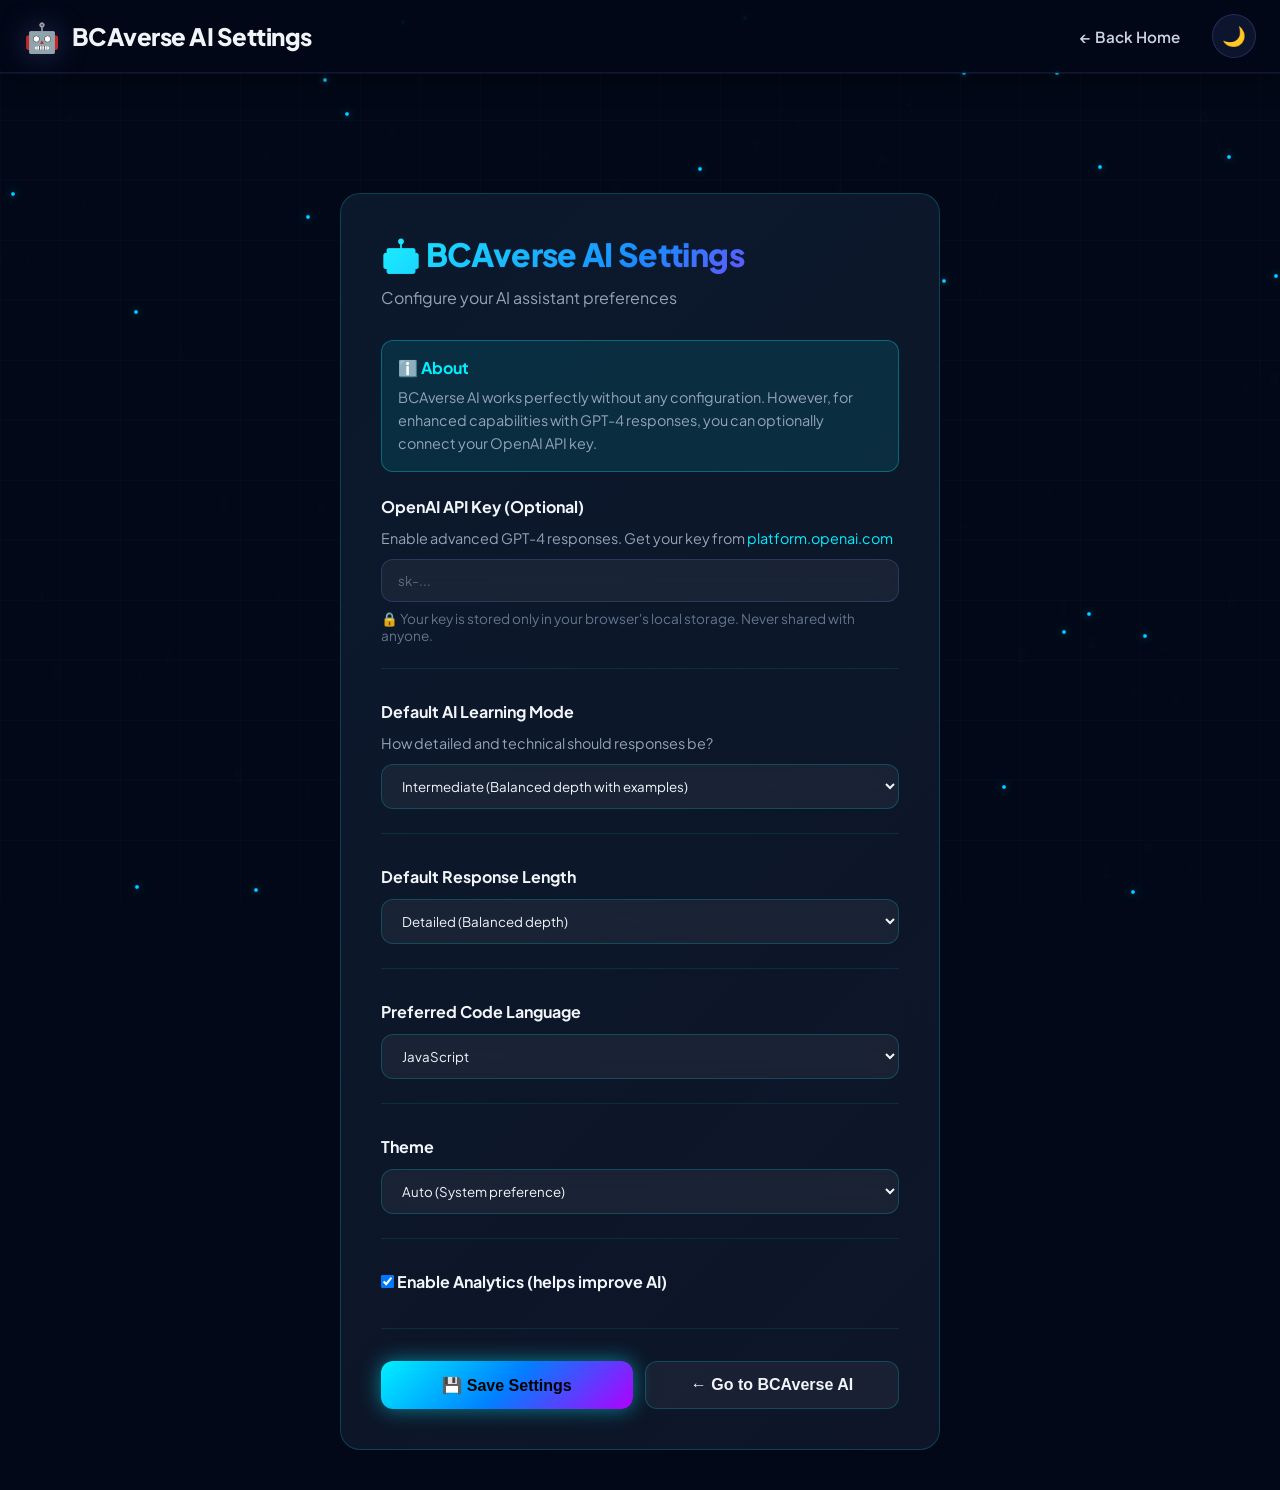
<file: bcaverse-ai-settings.html>
<!-- BCAverse AI API Configuration -->
<!DOCTYPE html>
<html lang="en" data-theme="dark">
<head>
  <meta charset="UTF-8" />
  <meta name="viewport" content="width=device-width, initial-scale=1.0" />
  <title>BCAverse AI Settings | Configuration</title>
  <link rel="preconnect" href="https://fonts.googleapis.com" />
  <link rel="preconnect" href="https://fonts.gstatic.com" crossorigin />
  <link href="https://fonts.googleapis.com/css2?family=Plus+Jakarta+Sans:wght@300;400;500;600;700;800&display=swap" rel="stylesheet" />
  <link rel="stylesheet" href="style.css" />
  <link rel="stylesheet" href="modern-theme.css" />
  <style>
    .settings-container {
      max-width: 600px;
      margin: 120px auto 40px;
      padding: 40px;
      background: linear-gradient(135deg, rgba(12, 26, 46, 0.95) 0%, rgba(15, 23, 42, 0.9) 100%);
      border: 1px solid rgba(0, 240, 255, 0.2);
      border-radius: 20px;
      backdrop-filter: blur(20px);
      animation: fadeInUp 0.6s ease-out;
    }

    .settings-title {
      font-size: 2rem;
      font-weight: 800;
      margin-bottom: 12px;
      background: linear-gradient(135deg, #00f0ff 0%, #0080ff 50%, #b000ff 100%);
      -webkit-background-clip: text;
      -webkit-text-fill-color: transparent;
      background-clip: text;
    }

    .settings-subtitle {
      color: #94a3b8;
      margin-bottom: 32px;
    }

    .setting-group {
      margin-bottom: 32px;
      padding-bottom: 24px;
      border-bottom: 1px solid rgba(0, 240, 255, 0.1);
    }

    .setting-label {
      display: block;
      margin-bottom: 12px;
      font-weight: 700;
      color: #f1f5f9;
    }

    .setting-description {
      font-size: 0.9rem;
      color: #94a3b8;
      margin-bottom: 12px;
    }

    .setting-input,
    .setting-select {
      width: 100%;
      padding: 12px 16px;
      background: rgba(255, 255, 255, 0.05);
      border: 1px solid rgba(0, 240, 255, 0.2);
      border-radius: 12px;
      color: #f1f5f9;
      font-family: inherit;
      transition: all 0.3s ease;
    }

    .setting-input:focus,
    .setting-select:focus {
      outline: none;
      border-color: rgba(0, 240, 255, 0.6);
      background: rgba(255, 255, 255, 0.08);
      box-shadow: 0 0 20px rgba(0, 240, 255, 0.3);
    }

    .setting-hint {
      font-size: 0.85rem;
      color: #64748b;
      margin-top: 8px;
    }

    .button-group {
      display: flex;
      gap: 12px;
      margin-top: 32px;
    }

    .btn-save,
    .btn-back {
      flex: 1;
      padding: 14px 24px;
      border: none;
      border-radius: 12px;
      font-weight: 700;
      font-size: 1rem;
      cursor: pointer;
      transition: all 0.3s ease;
    }

    .btn-save {
      background: linear-gradient(135deg, #00f0ff 0%, #0080ff 50%, #b000ff 100%);
      color: #000;
      box-shadow: 0 0 20px rgba(0, 240, 255, 0.5);
    }

    .btn-save:hover {
      transform: translateY(-3px);
      box-shadow: 0 0 40px rgba(0, 240, 255, 0.8);
    }

    .btn-back {
      background: rgba(255, 255, 255, 0.05);
      color: #f1f5f9;
      border: 1px solid rgba(0, 240, 255, 0.2);
    }

    .btn-back:hover {
      background: rgba(255, 255, 255, 0.1);
      border-color: rgba(0, 240, 255, 0.4);
    }

    .info-box {
      background: rgba(0, 240, 255, 0.1);
      border: 1px solid rgba(0, 240, 255, 0.3);
      border-radius: 12px;
      padding: 16px;
      margin-bottom: 24px;
    }

    .info-title {
      font-weight: 700;
      color: #00f0ff;
      margin-bottom: 8px;
    }

    .info-text {
      color: #94a3b8;
      font-size: 0.9rem;
      line-height: 1.6;
    }
  </style>
</head>
<body>
  <!-- ==================== NAVBAR ==================== -->
  <nav class="navbar" id="navbar">
    <div class="nav-container">
      <a href="index.html" class="nav-brand">
        <span class="brand-icon">🤖</span>
        <span>BCAverse AI Settings</span>
      </a>
      <div class="nav-links">
        <a href="index.html" class="nav-link">← Back Home</a>
        <button class="dark-toggle" id="darkToggle" title="Toggle Dark Mode">🌙</button>
      </div>
    </div>
  </nav>

  <!-- ==================== SETTINGS CONTAINER ==================== -->
  <div class="settings-container">
    <h1 class="settings-title">🤖 BCAverse AI Settings</h1>
    <p class="settings-subtitle">Configure your AI assistant preferences</p>

    <!-- Information Box -->
    <div class="info-box">
      <div class="info-title">ℹ️ About</div>
      <div class="info-text">
        BCAverse AI works perfectly without any configuration. However, for enhanced capabilities with GPT-4 responses, 
        you can optionally connect your OpenAI API key.
      </div>
    </div>

    <form id="settingsForm" onsubmit="saveSettings(event)">
      <!-- OpenAI API Configuration -->
      <div class="setting-group">
        <label class="setting-label">OpenAI API Key (Optional)</label>
        <div class="setting-description">
          Enable advanced GPT-4 responses. Get your key from <a href="https://platform.openai.com/api-keys" target="_blank" style="color: #00f0ff;">platform.openai.com</a>
        </div>
        <input 
          type="password" 
          id="openaiKey" 
          class="setting-input" 
          placeholder="sk-..." 
          autocomplete="off"
        />
        <div class="setting-hint">
          🔒 Your key is stored only in your browser's local storage. Never shared with anyone.
        </div>
      </div>

      <!-- AI Mode -->
      <div class="setting-group">
        <label class="setting-label" for="aiMode">Default AI Learning Mode</label>
        <div class="setting-description">
          How detailed and technical should responses be?
        </div>
        <select id="aiMode" class="setting-select">
          <option value="beginner">Beginner-Friendly (Simple explanations with analogies)</option>
          <option value="intermediate" selected>Intermediate (Balanced depth with examples)</option>
          <option value="advanced">Advanced (Technical with depth)</option>
          <option value="expert">Expert (Very technical, optimizations, edge cases)</option>
        </select>
      </div>

      <!-- Default Response Length -->
      <div class="setting-group">
        <label class="setting-label" for="responseLength">Default Response Length</label>
        <select id="responseLength" class="setting-select">
          <option value="short">Short & Quick (Quick answers)</option>
          <option value="medium" selected>Detailed (Balanced depth)</option>
          <option value="long">Very Detailed (Comprehensive answers)</option>
        </select>
      </div>

      <!-- Default Code Language -->
      <div class="setting-group">
        <label class="setting-label" for="codeLanguage">Preferred Code Language</label>
        <select id="codeLanguage" class="setting-select">
          <option value="auto">Auto Detect</option>
          <option value="javascript" selected>JavaScript</option>
          <option value="python">Python</option>
          <option value="java">Java</option>
          <option value="cpp">C++</option>
          <option value="c">C</option>
          <option value="sql">SQL</option>
          <option value="html">HTML/CSS</option>
        </select>
      </div>

      <!-- Theme Preference -->
      <div class="setting-group">
        <label class="setting-label" for="theme">Theme</label>
        <select id="theme" class="setting-select">
          <option value="auto" selected>Auto (System preference)</option>
          <option value="dark">Dark Mode</option>
          <option value="light">Light Mode</option>
        </select>
      </div>

      <!-- Data & Privacy -->
      <div class="setting-group">
        <label class="setting-label">
          <input type="checkbox" id="analyticsEnabled" checked />
          Enable Analytics (helps improve AI)
        </label>
      </div>

      <!-- Buttons -->
      <div class="button-group">
        <button type="submit" class="btn-save">💾 Save Settings</button>
        <button type="button" class="btn-back" onclick="window.location.href='bcaverse-ai.html'">
          ← Go to BCAverse AI
        </button>
      </div>
    </form>
  </div>

  <!-- Scripts -->
  <script src="modern-effects.js"></script>
  <script>
    // Load settings on page load
    document.addEventListener('DOMContentLoaded', () => {
      const settings = JSON.parse(localStorage.getItem('bcaverseAISettings') || '{}');
      
      document.getElementById('openaiKey').value = settings.openaiKey || '';
      document.getElementById('aiMode').value = settings.aiMode || 'intermediate';
      document.getElementById('responseLength').value = settings.responseLength || 'medium';
      document.getElementById('codeLanguage').value = settings.codeLanguage || 'javascript';
      document.getElementById('theme').value = settings.theme || 'auto';
      document.getElementById('analyticsEnabled').checked = settings.analyticsEnabled !== false;
    });

    // Save settings
    function saveSettings(event) {
      event.preventDefault();

      const settings = {
        openaiKey: document.getElementById('openaiKey').value,
        aiMode: document.getElementById('aiMode').value,
        responseLength: document.getElementById('responseLength').value,
        codeLanguage: document.getElementById('codeLanguage').value,
        theme: document.getElementById('theme').value,
        analyticsEnabled: document.getElementById('analyticsEnabled').checked,
        savedAt: new Date().toISOString(),
      };

      localStorage.setItem('bcaverseAISettings', JSON.stringify(settings));
      localStorage.setItem('OPENAI_API_KEY', settings.openaiKey);

      // Show success message
      const btn = document.querySelector('.btn-save');
      const originalText = btn.textContent;
      btn.textContent = '✅ Settings Saved!';
      setTimeout(() => {
        btn.textContent = originalText;
      }, 2000);
    }

    // Theme toggle
    document.getElementById('darkToggle').addEventListener('click', function() {
      const html = document.documentElement;
      const currentTheme = html.getAttribute('data-theme');
      const newTheme = currentTheme === 'dark' ? 'light' : 'dark';
      html.setAttribute('data-theme', newTheme);
      localStorage.setItem('theme', newTheme);
    });
  </script>
</body>
</html>
</file>
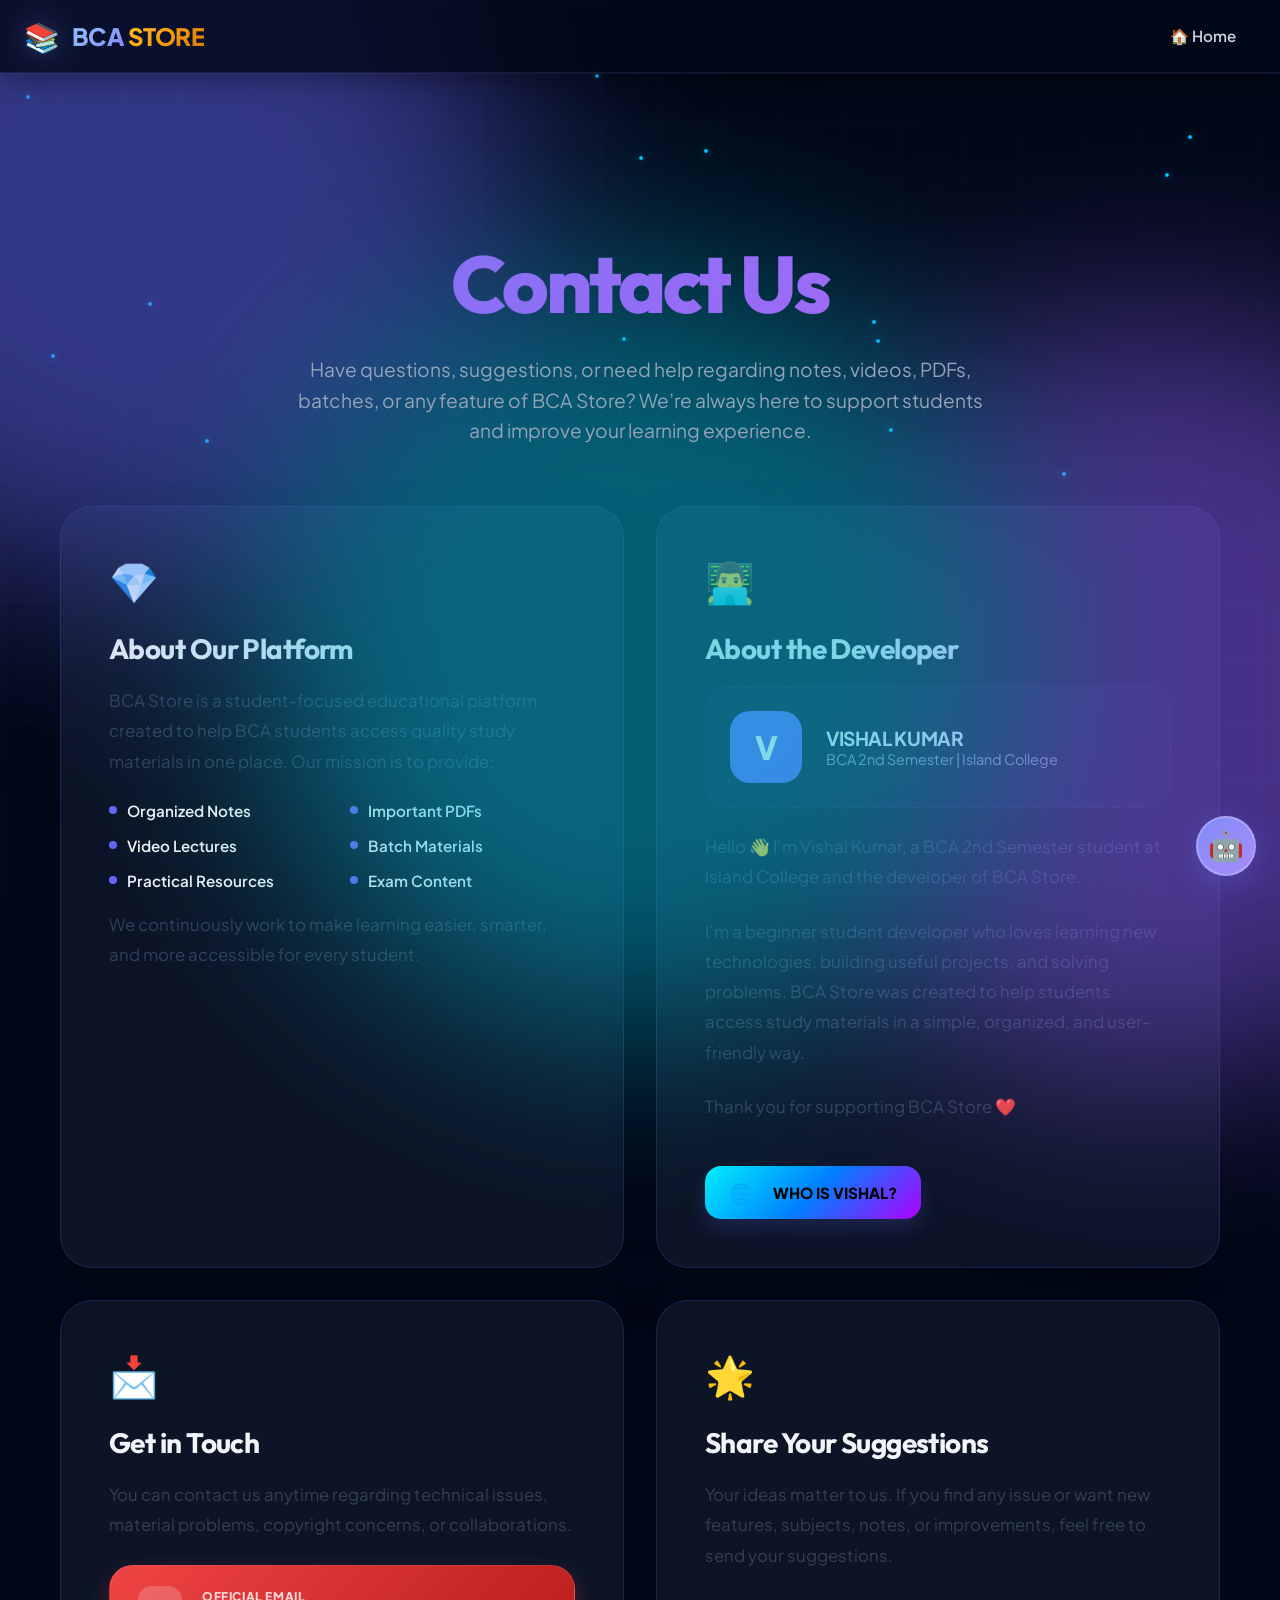
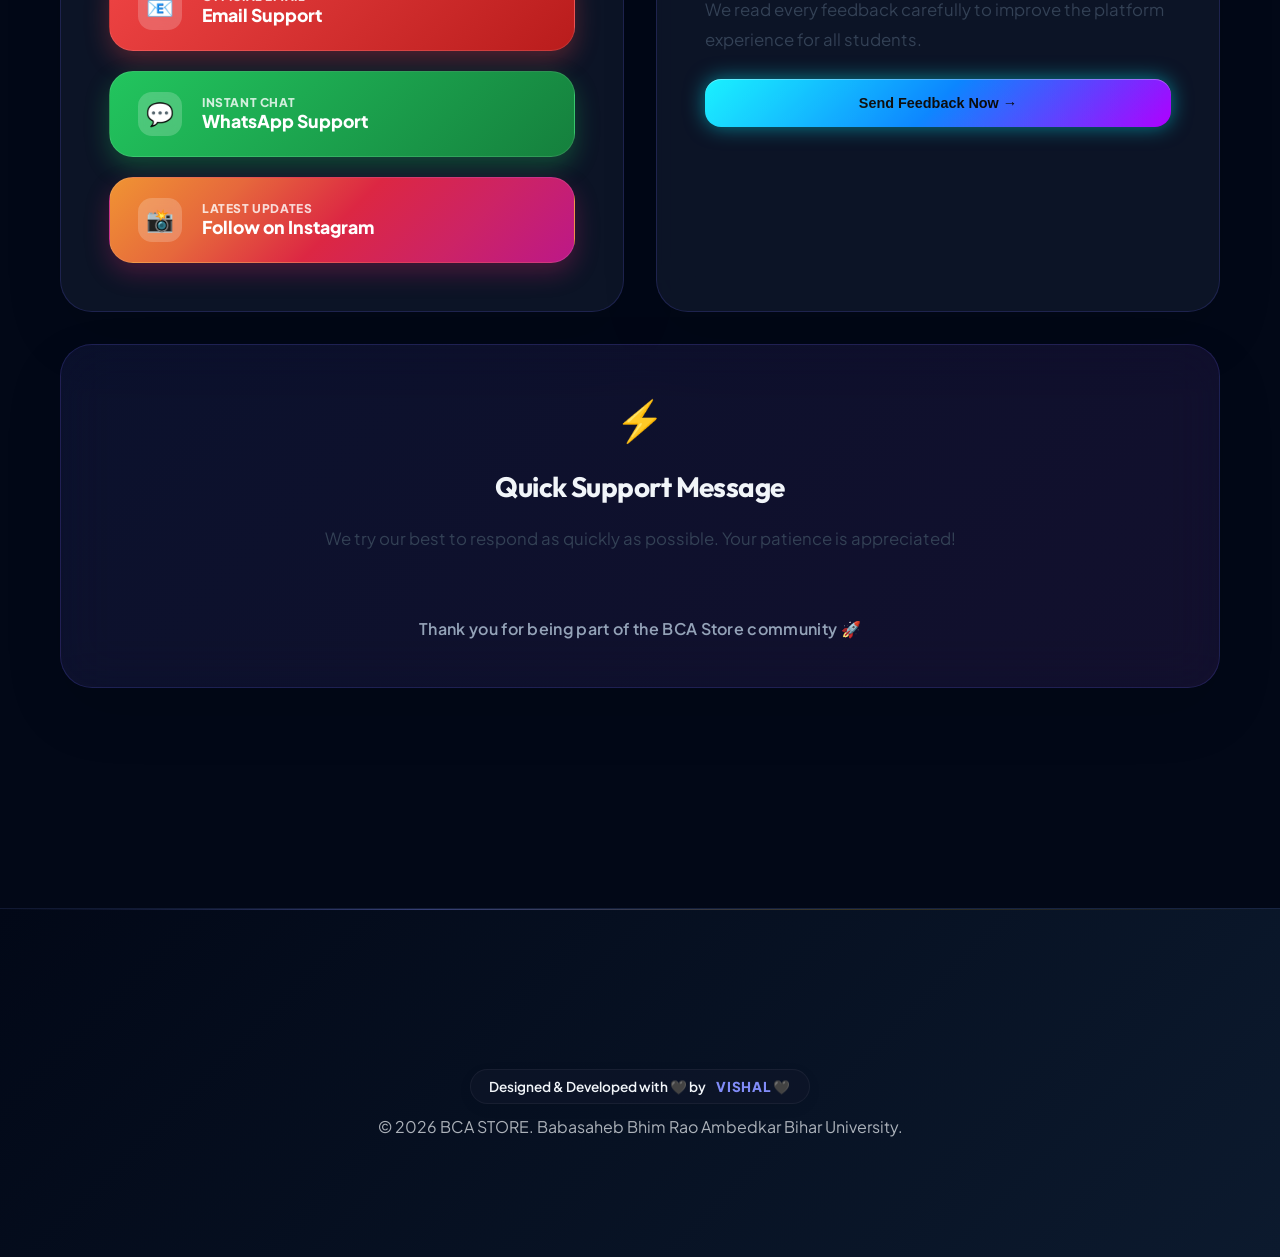
<file: contact.html>
<!DOCTYPE html>
<html lang="en" data-theme="light">
<head>
  <meta charset="UTF-8">
  <meta name="viewport" content="width=device-width, initial-scale=1.0">
  <title>Contact Us | BCA STORE</title>
  <link rel="stylesheet" href="style.css">
  <link rel="stylesheet" href="modern-theme.css" />
  <link href="https://fonts.googleapis.com/css2?family=Plus+Jakarta+Sans:wght@300;400;500;600;700;800&family=Outfit:wght@400;700&display=swap" rel="stylesheet">
  <style>
    :root {
      --contact-primary: #6366f1;
      --contact-glass: rgba(255, 255, 255, 0.75);
      --contact-border: rgba(99, 102, 241, 0.12);
    }
    [data-theme="dark"] {
      --contact-glass: rgba(15, 23, 42, 0.85);
      --contact-border: rgba(99, 102, 241, 0.2);
    }

    body {
      background: var(--bg);
      overflow-x: hidden;
    }

    /* Premium Mesh Background */
    .mesh-bg {
      position: fixed;
      inset: 0;
      z-index: -1;
      filter: blur(100px);
      opacity: 0.5;
      pointer-events: none;
    }
    .orb {
      position: absolute;
      width: 60vw;
      height: 60vw;
      border-radius: 50%;
      animation: float 25s infinite alternate;
    }
    .orb-1 { background: #6366f1; top: -20%; left: -20%; animation-delay: 0s; }
    .orb-2 { background: #8b5cf6; bottom: -20%; right: -20%; animation-delay: -5s; }
    .orb-3 { background: #06b6d4; top: 30%; left: 20%; animation-delay: -10s; }

    @keyframes float {
      from { transform: translate(0, 0) scale(1); }
      to { transform: translate(15%, 15%) scale(1.15); }
    }

    .contact-header {
      padding: 160px 0 60px;
      text-align: center;
      position: relative;
    }
    .contact-title {
      font-family: 'Outfit', sans-serif;
      font-size: clamp(3rem, 10vw, 5rem);
      font-weight: 800;
      letter-spacing: -0.04em;
      background: linear-gradient(135deg, var(--contact-primary), #a855f7);
      -webkit-background-clip: text;
      -webkit-text-fill-color: transparent;
      margin-bottom: 20px;
    }
    .contact-subtitle {
      color: var(--text-muted);
      font-size: 1.2rem;
      max-width: 700px;
      margin: 0 auto;
      line-height: 1.6;
    }

    .contact-grid {
      display: grid;
      grid-template-columns: 1fr 1fr;
      gap: 32px;
      padding-bottom: 100px;
    }

    .contact-card-premium {
      background: var(--contact-glass);
      backdrop-filter: blur(25px);
      -webkit-backdrop-filter: blur(25px);
      border: 1px solid var(--contact-border);
      border-radius: 32px;
      padding: 48px;
      box-shadow: 0 25px 60px rgba(0,0,0,0.1);
      transition: all 0.5s cubic-bezier(0.16, 1, 0.3, 1);
      display: flex;
      flex-direction: column;
      height: 100%;
    }
    .contact-card-premium:hover {
      transform: translateY(-10px);
      border-color: var(--contact-primary);
      box-shadow: 0 35px 80px rgba(99, 102, 241, 0.15);
    }

    .section-icon {
      font-size: 2.5rem;
      margin-bottom: 24px;
      display: block;
    }
    .section-title {
      font-family: 'Outfit', sans-serif;
      font-size: 1.75rem;
      font-weight: 700;
      margin-bottom: 20px;
      color: var(--text);
    }
    .section-text {
      font-size: 1.05rem;
      line-height: 1.8;
      color: var(--text-secondary);
      margin-bottom: 24px;
    }

    .feature-list {
      list-style: none;
      padding: 0;
      display: grid;
      grid-template-columns: 1fr 1fr;
      gap: 16px;
    }
    .feature-item {
      display: flex;
      align-items: center;
      gap: 10px;
      font-weight: 600;
      font-size: 0.95rem;
      color: var(--text);
    }
    .feature-dot {
      width: 8px;
      height: 8px;
      background: var(--contact-primary);
      border-radius: 50%;
    }

    .contact-actions {
      display: flex;
      flex-direction: column;
      gap: 20px;
      margin-top: auto;
    }

    .contact-btn {
      display: flex;
      align-items: center;
      gap: 20px;
      padding: 20px 28px;
      border-radius: 24px;
      font-weight: 800;
      font-size: 1.1rem;
      text-decoration: none;
      transition: all 0.4s cubic-bezier(0.175, 0.885, 0.32, 1.275);
      position: relative;
      overflow: hidden;
      border: 1px solid rgba(255,255,255,0.1);
      box-shadow: 0 10px 20px rgba(0,0,0,0.05);
    }

    .contact-btn::before {
      content: '';
      position: absolute;
      top: 0; left: -100%;
      width: 100%; height: 100%;
      background: linear-gradient(90deg, transparent, rgba(255,255,255,0.2), transparent);
      transition: 0.5s;
    }
    .contact-btn:hover::before {
      left: 100%;
    }

    .btn-email { 
      background: linear-gradient(135deg, #ef4444, #b91c1c); 
      color: #fff;
      box-shadow: 0 10px 25px rgba(239, 68, 68, 0.3);
    }
    .btn-whatsapp { 
      background: linear-gradient(135deg, #22c55e, #15803d); 
      color: #fff;
      box-shadow: 0 10px 25px rgba(34, 197, 94, 0.3);
    }
    .btn-insta { 
      background: linear-gradient(135deg, #f09433 0%, #e6683c 25%, #dc2743 50%, #cc2366 75%, #bc1888 100%); 
      color: #fff;
      box-shadow: 0 10px 25px rgba(204, 35, 102, 0.3);
    }

    .contact-btn:hover {
      transform: translateY(-8px) scale(1.02);
      box-shadow: 0 20px 40px rgba(0,0,0,0.2);
    }

    .btn-icon-wrapper {
      width: 44px;
      height: 44px;
      background: rgba(255,255,255,0.2);
      border-radius: 14px;
      display: flex;
      align-items: center;
      justify-content: center;
      font-size: 1.4rem;
      backdrop-filter: blur(5px);
    }

    .dev-profile {
      display: flex;
      align-items: center;
      gap: 24px;
      background: rgba(99, 102, 241, 0.05);
      padding: 24px;
      border-radius: 24px;
      border: 1px dashed var(--contact-border);
      margin-bottom: 24px;
    }
    .dev-avatar-lg {
      width: 72px;
      height: 72px;
      background: var(--contact-primary);
      border-radius: 20px;
      display: flex;
      align-items: center;
      justify-content: center;
      font-size: 2rem;
      color: #fff;
      font-weight: 800;
    }

    .suggestion-box {
      grid-column: span 2;
      text-align: center;
      background: linear-gradient(135deg, rgba(99, 102, 241, 0.1), rgba(168, 85, 247, 0.1));
    }

    .support-msg {
      margin-top: 40px;
      text-align: center;
      color: var(--text-muted);
      font-weight: 600;
      letter-spacing: 0.02em;
    }

    @media (max-width: 900px) {
      .contact-grid { grid-template-columns: 1fr; }
      .suggestion-box { grid-column: span 1; }
      .contact-card-premium { padding: 32px 24px; }
    }
  </style>
</head>
<body>
  <div class="mesh-bg">
    <div class="orb orb-1"></div>
    <div class="orb orb-2"></div>
    <div class="orb orb-3"></div>
  </div>

  <nav class="navbar">
    <div class="nav-container">
      <a href="index.html" class="nav-brand">
        <span class="brand-icon">📚</span>
        <span class="brand-text"><span class="brand-bca">BCA</span> <span class="brand-accent">STORE</span></span>
      </a>
      <div class="nav-links">
        <a href="index.html" class="nav-link">🏠 Home</a>
      </div>
    </div>
  </nav>

  <header class="contact-header">
    <div class="container">
      <h1 class="contact-title">Contact Us</h1>
      <p class="contact-subtitle">Have questions, suggestions, or need help regarding notes, videos, PDFs, batches, or any feature of BCA Store? We’re always here to support students and improve your learning experience.</p>
    </div>
  </header>

  <div class="container">
    <div class="contact-grid">
      <!-- About Section -->
      <section class="contact-card-premium">
        <span class="section-icon">💎</span>
        <h2 class="section-title">About Our Platform</h2>
        <p class="section-text">BCA Store is a student-focused educational platform created to help BCA students access quality study materials in one place. Our mission is to provide:</p>
        <div class="feature-list">
          <div class="feature-item"><div class="feature-dot"></div> Organized Notes</div>
          <div class="feature-item"><div class="feature-dot"></div> Important PDFs</div>
          <div class="feature-item"><div class="feature-dot"></div> Video Lectures</div>
          <div class="feature-item"><div class="feature-dot"></div> Batch Materials</div>
          <div class="feature-item"><div class="feature-dot"></div> Practical Resources</div>
          <div class="feature-item"><div class="feature-dot"></div> Exam Content</div>
        </div>
        <p class="section-text" style="margin-top: 20px;">We continuously work to make learning easier, smarter, and more accessible for every student.</p>
      </section>

      <!-- Developer Section -->
      <section class="contact-card-premium">
        <span class="section-icon">👨‍💻</span>
        <h2 class="section-title">About the Developer</h2>
        <div class="dev-profile">
          <div class="dev-avatar-lg">V</div>
          <div>
            <h3 style="margin:0; font-size:1.2rem; color:var(--text);">VISHAL KUMAR</h3>
            <p style="margin:0; font-size:0.9rem; color:var(--text-muted);">BCA 2nd Semester | Island College</p>
          </div>
        </div>
        <p class="section-text">Hello 👋 I’m Vishal Kumar, a BCA 2nd Semester student at Island College and the developer of BCA Store.</p>
        <p class="section-text">I’m a beginner student developer who loves learning new technologies, building useful projects, and solving problems. BCA Store was created to help students access study materials in a simple, organized, and user-friendly way.</p>
        <p class="section-text">Thank you for supporting BCA Store ❤️</p>
        <div style="margin-top: 20px;">
          <a href="Https://real-vishal.netlify.app" target="_blank" class="contact-btn btn-primary" style="padding: 14px 24px; border-radius: 16px; font-size: 0.95rem; display: inline-flex; width: auto; background: linear-gradient(135deg, var(--contact-primary), #4f46e5); box-shadow: 0 10px 20px rgba(99, 102, 241, 0.2);">
            <span style="font-size: 1.2rem;">🌐</span> WHO IS VISHAL?
          </a>
        </div>
      </section>

      <!-- Contact Info -->
      <section class="contact-card-premium">
        <span class="section-icon">📩</span>
        <h2 class="section-title">Get in Touch</h2>
        <p class="section-text">You can contact us anytime regarding technical issues, material problems, copyright concerns, or collaborations.</p>
        <div class="contact-actions">
          <a href="mailto:10717vishal@gmail.com" class="contact-btn btn-email">
            <div class="btn-icon-wrapper">📧</div>
            <div class="btn-text-content">
              <span style="display:block; font-size:0.75rem; opacity:0.8; text-transform:uppercase; letter-spacing:0.05em;">Official Email</span>
              Email Support
            </div>
          </a>
          <a href="https://wa.me/917633865663?text=HII%20VISHAL%20!%20I%20HAVE%20QUESTION%20RELATED%20TO%20BCA%20STORE" target="_blank" class="contact-btn btn-whatsapp">
            <div class="btn-icon-wrapper">💬</div>
            <div class="btn-text-content">
              <span style="display:block; font-size:0.75rem; opacity:0.8; text-transform:uppercase; letter-spacing:0.05em;">Instant Chat</span>
              WhatsApp Support
            </div>
          </a>
          <a href="https://www.instagram.com/real.vishal_" target="_blank" class="contact-btn btn-insta">
            <div class="btn-icon-wrapper">📸</div>
            <div class="btn-text-content">
              <span style="display:block; font-size:0.75rem; opacity:0.8; text-transform:uppercase; letter-spacing:0.05em;">Latest Updates</span>
              Follow on Instagram
            </div>
          </a>
        </div>
      </section>

      <!-- Suggestion Intro -->
      <section class="contact-card-premium">
        <span class="section-icon">🌟</span>
        <h2 class="section-title">Share Your Suggestions</h2>
        <p class="section-text">Your ideas matter to us. If you find any issue or want new features, subjects, notes, or improvements, feel free to send your suggestions.</p>
        <p class="section-text">We read every feedback carefully to improve the platform experience for all students.</p>
        <button onclick="openSuggestionModal()" class="btn-primary" style="padding: 16px; border-radius: 16px;">
          Send Feedback Now →
        </button>
      </section>

      <!-- Quick Support Message -->
      <div class="suggestion-box contact-card-premium">
        <span class="section-icon">⚡</span>
        <h2 class="section-title">Quick Support Message</h2>
        <p class="section-text">We try our best to respond as quickly as possible. Your patience is appreciated!</p>
        <p class="support-msg">Thank you for being part of the BCA Store community 🚀</p>
      </div>
    </div>
  </div>

  <footer class="footer">
    <div class="container" style="text-align:center; padding: 60px 0;">
      <div class="dev-credit-box" style="margin-bottom: 12px;">
        Designed & Developed with 🖤 by 
        <a href="Https://real-vishal.netlify.app" target="_blank" class="dev-link">VISHAL 🖤</a>
      </div>
      <p style="opacity:0.7;">&copy; 2026 BCA STORE. Babasaheb Bhim Rao Ambedkar Bihar University.</p>
    </div>
  </footer>

  <!-- Suggestion Modal (Integrated via script.js logic) -->
  <script src="script.js"></script>
  <script>
    const isDark = localStorage.getItem('darkMode') === 'true';
    if (isDark) document.documentElement.setAttribute('data-theme', 'dark');
  </script>
  <script src="modern-effects.js"></script>
  <script src="enhancements.js"></script>
</body>
</html>
</file>
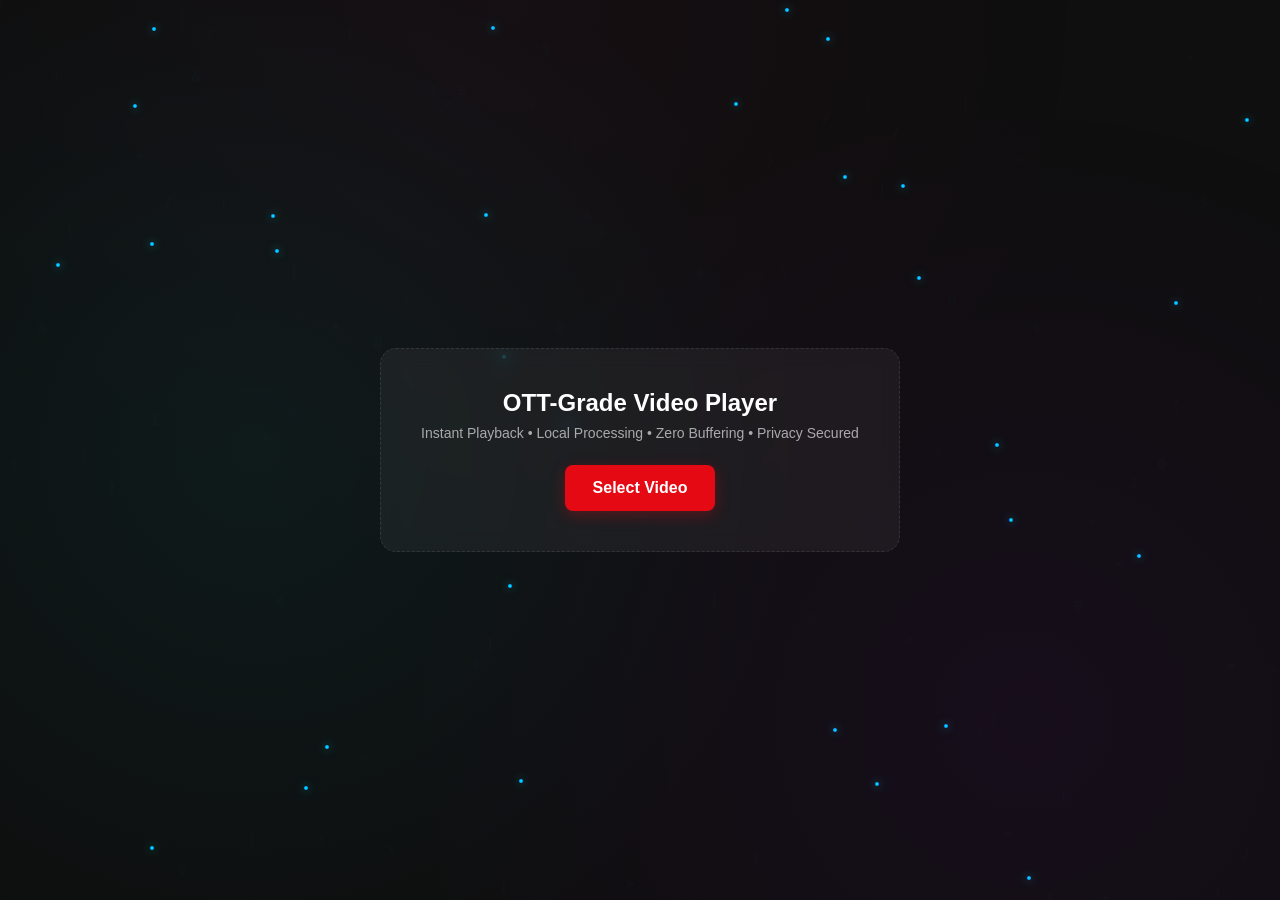
<file: premium_video_player.html>
<!DOCTYPE html>
<html lang="en">

<head>
    <meta charset="UTF-8">
    <meta name="viewport" content="width=device-width, initial-scale=1.0">
    <title>Premium Video Player</title>
    <style>
        :root {
            --primary: #e50914;
            /* Premium OTT Accent (Netflix Red) */
            --bg-color: #000;
            --text-color: #fff;
        }

        * {
            box-sizing: border-box;
            margin: 0;
            padding: 0;
        }

        body {
            font-family: -apple-system, BlinkMacSystemFont, 'Segoe UI', Roboto, Helvetica, Arial, sans-serif;
            background-color: #0f0f0f;
            color: var(--text-color);
            display: flex;
            flex-direction: column;
            align-items: center;
            justify-content: center;
            min-height: 100vh;
            padding: 20px;
        }

        /* Upload Area UI */
        .upload-container {
            text-align: center;
            background: rgba(255, 255, 255, 0.05);
            padding: 40px;
            border-radius: 16px;
            border: 1px dashed rgba(255, 255, 255, 0.1);
            backdrop-filter: blur(10px);
        }

        .upload-container h2 {
            font-size: 24px;
            margin-bottom: 8px;
        }

        .upload-container p {
            color: #aaa;
            font-size: 14px;
            margin-bottom: 24px;
        }

        .upload-btn {
            background-color: var(--primary);
            color: white;
            border: none;
            padding: 14px 28px;
            border-radius: 8px;
            font-size: 16px;
            font-weight: 600;
            cursor: pointer;
            transition: transform 0.2s, background-color 0.2s;
            box-shadow: 0 4px 15px rgba(229, 9, 20, 0.3);
        }

        .upload-btn:hover {
            background-color: #f40612;
            transform: scale(1.05);
        }

        input[type="file"] {
            display: none;
        }

        /* Video Player Container */
        .video-container {
            position: relative;
            width: 100%;
            max-width: 1000px;
            background-color: var(--bg-color);
            border-radius: 12px;
            overflow: hidden;
            box-shadow: 0 20px 50px rgba(0, 0, 0, 0.8);
            aspect-ratio: 16 / 9;
            display: none;
            /* Hidden until loaded */
        }

        .video-container.fullscreen {
            max-width: 100%;
            width: 100vw;
            height: 100vh;
            border-radius: 0;
        }

        video {
            width: 100%;
            height: 100%;
            object-fit: contain;
            cursor: pointer;
        }

        /* Custom Controls Overlay */
        .controls {
            position: absolute;
            bottom: 0;
            left: 0;
            right: 0;
            background: linear-gradient(to top, rgba(0, 0, 0, 0.9) 0%, rgba(0, 0, 0, 0) 100%);
            display: flex;
            flex-direction: column;
            padding: 20px 20px 15px;
            opacity: 0;
            transition: opacity 0.3s ease;
            pointer-events: none;
        }

        .video-container.show-controls .controls {
            opacity: 1;
            pointer-events: auto;
        }

        /* Progress Bar */
        .progress-container {
            width: 100%;
            height: 4px;
            background: rgba(255, 255, 255, 0.2);
            border-radius: 2px;
            cursor: pointer;
            margin-bottom: 15px;
            position: relative;
            transition: height 0.2s ease;
        }

        .progress-container:hover {
            height: 6px;
        }

        .progress-filled {
            height: 100%;
            background: var(--primary);
            border-radius: 2px;
            width: 0%;
            position: relative;
            pointer-events: none;
        }

        .progress-filled::after {
            content: '';
            position: absolute;
            right: -6px;
            top: 50%;
            transform: translateY(-50%) scale(0);
            width: 14px;
            height: 14px;
            background: var(--primary);
            border-radius: 50%;
            transition: transform 0.2s ease;
        }

        .progress-container:hover .progress-filled::after {
            transform: translateY(-50%) scale(1);
        }

        /* Bottom Controls Row */
        .controls-main {
            display: flex;
            justify-content: space-between;
            align-items: center;
        }

        .controls-left,
        .controls-right {
            display: flex;
            align-items: center;
            gap: 20px;
        }

        button.control-btn {
            background: none;
            border: none;
            color: white;
            cursor: pointer;
            display: flex;
            align-items: center;
            justify-content: center;
            padding: 4px;
            transition: transform 0.2s ease, opacity 0.2s;
            opacity: 0.85;
        }

        button.control-btn:hover {
            transform: scale(1.15);
            opacity: 1;
        }

        button.control-btn svg {
            width: 28px;
            height: 28px;
            fill: currentColor;
        }

        .time-display {
            font-size: 14px;
            font-variant-numeric: tabular-nums;
            user-select: none;
            opacity: 0.9;
        }

        /* Volume Slider */
        .volume-container {
            display: flex;
            align-items: center;
            gap: 10px;
        }

        .volume-slider {
            width: 0;
            opacity: 0;
            transition: width 0.3s cubic-bezier(0.4, 0, 0.2, 1), opacity 0.3s;
            cursor: pointer;
            -webkit-appearance: none;
            background: transparent;
        }

        .volume-container:hover .volume-slider {
            width: 80px;
            opacity: 1;
        }

        .volume-slider::-webkit-slider-runnable-track {
            width: 100%;
            height: 4px;
            background: rgba(255, 255, 255, 0.3);
            border-radius: 2px;
        }

        .volume-slider::-webkit-slider-thumb {
            -webkit-appearance: none;
            height: 12px;
            width: 12px;
            border-radius: 50%;
            background: #fff;
            margin-top: -4px;
        }

        /* Status Overlays */
        .overlay {
            position: absolute;
            inset: 0;
            display: flex;
            flex-direction: column;
            align-items: center;
            justify-content: center;
            background: rgba(0, 0, 0, 0.6);
            pointer-events: none;
            opacity: 0;
            transition: opacity 0.3s ease;
        }

        .overlay.active {
            opacity: 1;
            pointer-events: auto;
        }

        .spinner {
            width: 48px;
            height: 48px;
            border: 4px solid rgba(255, 255, 255, 0.2);
            border-top-color: var(--primary);
            border-radius: 50%;
            animation: spin 1s linear infinite;
        }

        @keyframes spin {
            to {
                transform: rotate(360deg);
            }
        }

        .error-msg {
            font-size: 16px;
            margin-bottom: 16px;
            text-align: center;
            color: #ff4d4d;
        }

        .retry-btn {
            background-color: white;
            color: black;
            border: none;
            padding: 10px 24px;
            border-radius: 6px;
            font-size: 14px;
            font-weight: 600;
            cursor: pointer;
        }

        /* Action Pop Animation (Play/Pause/Seek) */
        .center-action-icon {
            position: absolute;
            top: 50%;
            left: 50%;
            transform: translate(-50%, -50%) scale(1.5);
            width: 70px;
            height: 70px;
            background: rgba(0, 0, 0, 0.5);
            border-radius: 50%;
            display: flex;
            align-items: center;
            justify-content: center;
            opacity: 0;
            pointer-events: none;
        }

        .center-action-icon svg {
            width: 36px;
            height: 36px;
            fill: white;
        }

        .center-action-icon.animate {
            animation: actionPop 0.5s ease forwards;
        }

        @keyframes actionPop {
            0% {
                opacity: 1;
                transform: translate(-50%, -50%) scale(1);
            }

            100% {
                opacity: 0;
                transform: translate(-50%, -50%) scale(1.5);
            }
        }

        /* Responsive */
        @media (max-width: 768px) {
            .volume-container {
                display: none;
            }

            /* Hide volume on mobile */
            .controls {
                padding: 10px 15px;
            }

            .controls-left,
            .controls-right {
                gap: 12px;
            }

            button.control-btn svg {
                width: 24px;
                height: 24px;
            }
        }
    </style>
    <link rel="stylesheet" href="modern-theme.css" />
</head>

<body>

    <div class="upload-container" id="uploadContainer">
        <h2>OTT-Grade Video Player</h2>
        <p>Instant Playback • Local Processing • Zero Buffering • Privacy Secured</p>
        <button class="upload-btn" onclick="document.getElementById('videoUpload').click()">Select Video</button>
        <input type="file" id="videoUpload" accept="video/mp4,video/x-m4v,video/*" />
    </div>

    <div class="video-container" id="videoContainer">
        <video id="videoPlayer" preload="auto" playsinline></video>

        <div class="overlay" id="loadingOverlay">
            <div class="spinner"></div>
        </div>

        <div class="overlay" id="errorOverlay">
            <div class="error-msg">Playback interrupted. This format might not be supported.</div>
            <button class="retry-btn" id="retryBtn">Retry</button>
        </div>

        <div class="center-action-icon" id="centerActionIcon"></div>

        <div class="controls" id="controls">
            <div class="progress-container" id="progressContainer">
                <div class="progress-filled" id="progressFilled"></div>
            </div>

            <div class="controls-main">
                <div class="controls-left">
                    <button class="control-btn" id="playPauseBtn">
                        <svg viewBox="0 0 24 24">
                            <path id="playPauseIcon" d="M8 5v14l11-7z" />
                        </svg>
                    </button>

                    <div class="volume-container">
                        <button class="control-btn" id="muteBtn">
                            <svg viewBox="0 0 24 24">
                                <path id="muteIcon"
                                    d="M3 9v6h4l5 5V4L7 9H3zm13.5 3c0-1.77-1.02-3.29-2.5-4.03v8.05c1.48-.73 2.5-2.25 2.5-4.02zM14 3.23v2.06c2.89.86 5 3.54 5 6.71s-2.11 5.85-5 6.71v2.06c4.01-.91 7-4.49 7-8.77s-2.99-7.86-7-8.77z" />
                            </svg>
                        </button>
                        <input type="range" class="volume-slider" id="volumeSlider" min="0" max="1" step="0.05"
                            value="1">
                    </div>

                    <div class="time-display">
                        <span id="currentTime">00:00</span> / <span id="durationTime">00:00</span>
                    </div>
                </div>

                <div class="controls-right">
                    <button class="control-btn" id="fullscreenBtn">
                        <svg viewBox="0 0 24 24">
                            <path id="fullscreenIcon"
                                d="M7 14H5v5h5v-2H7v-3zm-2-4h2V7h3V5H5v5zm12 7h-3v2h5v-5h-2v3zM14 5v2h3v3h2V5h-5z" />
                        </svg>
                    </button>
                </div>
            </div>
        </div>
    </div>

    <script>
        const videoUpload = document.getElementById('videoUpload');
        const uploadContainer = document.getElementById('uploadContainer');
        const videoContainer = document.getElementById('videoContainer');
        const video = document.getElementById('videoPlayer');

        const playPauseBtn = document.getElementById('playPauseBtn');
        const playPauseIcon = document.getElementById('playPauseIcon');
        const progressContainer = document.getElementById('progressContainer');
        const progressFilled = document.getElementById('progressFilled');
        const currentTimeEl = document.getElementById('currentTime');
        const durationTimeEl = document.getElementById('durationTime');
        const muteBtn = document.getElementById('muteBtn');
        const muteIcon = document.getElementById('muteIcon');
        const volumeSlider = document.getElementById('volumeSlider');
        const fullscreenBtn = document.getElementById('fullscreenBtn');
        const fullscreenIcon = document.getElementById('fullscreenIcon');

        const loadingOverlay = document.getElementById('loadingOverlay');
        const errorOverlay = document.getElementById('errorOverlay');
        const centerActionIcon = document.getElementById('centerActionIcon');

        const icons = {
            play: 'M8 5v14l11-7z',
            pause: 'M6 19h4V5H6v14zm8-14v14h4V5h-4z',
            volumeHigh: 'M3 9v6h4l5 5V4L7 9H3zm13.5 3c0-1.77-1.02-3.29-2.5-4.03v8.05c1.48-.73 2.5-2.25 2.5-4.02zM14 3.23v2.06c2.89.86 5 3.54 5 6.71s-2.11 5.85-5 6.71v2.06c4.01-.91 7-4.49 7-8.77s-2.99-7.86-7-8.77z',
            volumeMuted: 'M16.5 12c0-1.77-1.02-3.29-2.5-4.03v2.21l2.45 2.45c.03-.2.05-.41.05-.63zm2.5 0c0 .94-.2 1.82-.54 2.64l1.51 1.51C20.63 14.91 21 13.5 21 12c0-4.28-2.99-7.86-7-8.77v2.06c2.89.86 5 3.54 5 6.71zM4.27 3L3 4.27 7.73 9H3v6h4l5 5v-6.73l4.25 4.25c-.67.52-1.42.93-2.25 1.18v2.06c1.38-.31 2.63-.95 3.69-1.81L19.73 21 21 19.73l-9-9L4.27 3zM12 4L9.91 6.09 12 8.18V4z',
            fullscreen: 'M7 14H5v5h5v-2H7v-3zm-2-4h2V7h3V5H5v5zm12 7h-3v2h5v-5h-2v3zM14 5v2h3v3h2V5h-5z',
            fullscreenExit: 'M5 16h3v3h2v-5H5v2zm3-8H5v2h5V5H8v3zm6 11h2v-3h3v-2h-5v5zm2-11V5h-2v5h5V8h-3z',
            forward: 'M4 18l8.5-6L4 6v12zm9-12v12l8.5-6L13 6z',
            rewind: 'M11 18V6l-8.5 6 8.5 6zm.5-6l8.5 6V6l-8.5 6z'
        };

        let controlsTimeout;
        let lastTap = 0;

        // Local Blob URL generator ensuring zero buffering for uploaded files
        videoUpload.addEventListener('change', (e) => {
            const file = e.target.files[0];
            if (!file) return;
            video.src = URL.createObjectURL(file);
            uploadContainer.style.display = 'none';
            videoContainer.style.display = 'block';
            showControls();
            video.play().catch(() => togglePlay());
        });

        // Core Playback Logic
        function togglePlay() {
            if (video.paused) { video.play(); showCenterIcon(icons.play); }
            else { video.pause(); showCenterIcon(icons.pause); }
        }
        video.addEventListener('click', togglePlay);
        playPauseBtn.addEventListener('click', togglePlay);
        video.addEventListener('play', () => { playPauseIcon.setAttribute('d', icons.pause); hideControlsDelay(); });
        video.addEventListener('pause', () => { playPauseIcon.setAttribute('d', icons.play); showControls(); });

        // Timeline & Seeking
        video.addEventListener('timeupdate', () => {
            if (!video.duration) return;
            progressFilled.style.width = `${(video.currentTime / video.duration) * 100}%`;
            currentTimeEl.textContent = formatTime(video.currentTime);
        });
        video.addEventListener('loadedmetadata', () => { durationTimeEl.textContent = formatTime(video.duration); });

        let isDragging = false;
        const scrub = (e) => {
            const pos = (e.offsetX / progressContainer.offsetWidth) * video.duration;
            video.currentTime = pos;
        };
        progressContainer.addEventListener('mousedown', (e) => { isDragging = true; scrub(e); });
        window.addEventListener('mouseup', () => isDragging = false);
        progressContainer.addEventListener('mousemove', (e) => { if (isDragging) scrub(e); });

        // Volume Management
        const updateVolumeUI = () => muteIcon.setAttribute('d', video.volume === 0 || video.muted ? icons.volumeMuted : icons.volumeHigh);
        muteBtn.addEventListener('click', () => {
            video.muted = !video.muted;
            volumeSlider.value = video.muted ? 0 : (video.volume || 1);
            updateVolumeUI();
        });
        volumeSlider.addEventListener('input', (e) => {
            video.volume = e.target.value;
            video.muted = e.target.value == 0;
            updateVolumeUI();
        });

        // Fullscreen Engine
        function toggleFullscreen() {
            if (!document.fullscreenElement) {
                (videoContainer.requestFullscreen || videoContainer.webkitRequestFullscreen || videoContainer.msRequestFullscreen).call(videoContainer);
            } else {
                (document.exitFullscreen || document.webkitExitFullscreen || document.msExitFullscreen).call(document);
            }
        }
        fullscreenBtn.addEventListener('click', toggleFullscreen);
        const handleFsChange = () => {
            const isFs = !!document.fullscreenElement;
            fullscreenIcon.setAttribute('d', isFs ? icons.fullscreenExit : icons.fullscreen);
            videoContainer.classList.toggle('fullscreen', isFs);
        };
        ['fullscreenchange', 'webkitfullscreenchange', 'msfullscreenchange'].forEach(ev => document.addEventListener(ev, handleFsChange));

        // Smart UI Hiding
        function showControls() {
            videoContainer.classList.add('show-controls');
            clearTimeout(controlsTimeout);
            if (!video.paused) hideControlsDelay();
        }
        function hideControlsDelay() {
            clearTimeout(controlsTimeout);
            controlsTimeout = setTimeout(() => { if (!video.paused) videoContainer.classList.remove('show-controls'); }, 3000);
        }
        videoContainer.addEventListener('mousemove', showControls);
        videoContainer.addEventListener('mouseleave', () => { if (!video.paused) videoContainer.classList.remove('show-controls'); });

        // Resilience & Auto-Recovery
        video.addEventListener('waiting', () => loadingOverlay.classList.add('active'));
        video.addEventListener('playing', () => { loadingOverlay.classList.remove('active'); errorOverlay.classList.remove('active'); });
        video.addEventListener('canplay', () => loadingOverlay.classList.remove('active'));
        video.addEventListener('error', () => {
            loadingOverlay.classList.remove('active');
            errorOverlay.classList.add('active');
            showControls();
        });
        document.getElementById('retryBtn').addEventListener('click', () => {
            errorOverlay.classList.remove('active');
            loadingOverlay.classList.add('active');
            video.load();
            video.play().catch(() => { });
        });

        // Utilities
        function formatTime(s) {
            if (isNaN(s)) return "00:00";
            const min = Math.floor(s / 60), sec = Math.floor(s % 60);
            return `${min.toString().padStart(2, '0')}:${sec.toString().padStart(2, '0')}`;
        }
        function showCenterIcon(path) {
            centerActionIcon.innerHTML = `<svg viewBox="0 0 24 24"><path d="${path}"/></svg>`;
            centerActionIcon.classList.remove('animate');
            void centerActionIcon.offsetWidth;
            centerActionIcon.classList.add('animate');
        }

        // Mobile Gesture System (Double Tap to Seek)
        video.addEventListener('touchstart', (e) => {
            const now = new Date().getTime();
            if (now - lastTap < 300 && now - lastTap > 0) {
                const touchX = e.changedTouches[0].clientX;
                if (touchX < videoContainer.offsetWidth / 2) {
                    video.currentTime = Math.max(0, video.currentTime - 10);
                    showCenterIcon(icons.rewind);
                } else {
                    video.currentTime = Math.min(video.duration, video.currentTime + 10);
                    showCenterIcon(icons.forward);
                }
                e.preventDefault();
            }
            lastTap = now;
        });

        // Keyboard Access
        window.addEventListener('keydown', (e) => {
            if (videoContainer.style.display === 'none') return;
            switch (e.key.toLowerCase()) {
                case ' ': case 'k': e.preventDefault(); togglePlay(); showControls(); break;
                case 'f': e.preventDefault(); toggleFullscreen(); break;
                case 'arrowright': case 'l': e.preventDefault(); video.currentTime += 10; showControls(); showCenterIcon(icons.forward); break;
                case 'arrowleft': case 'j': e.preventDefault(); video.currentTime -= 10; showControls(); showCenterIcon(icons.rewind); break;
                case 'm': e.preventDefault(); muteBtn.click(); showControls(); break;
            }
        });
    </script>
  <script src="modern-effects.js"></script>
  <script src="enhancements.js"></script>
</body>

</html>
</file>
<file: style.css>
/* ===== CSS PART 1: VARIABLES & RESET ===== */
@import url('https://fonts.googleapis.com/css2?family=Plus+Jakarta+Sans:wght@300;400;500;600;700;800&display=swap');

/* ===== CUSTOM SCROLLBAR ===== */
::-webkit-scrollbar {
  width: 10px;
}

::-webkit-scrollbar-track {
  background: var(--bg);
}

::-webkit-scrollbar-thumb {
  background: var(--border);
  border-radius: 10px;
  border: 3px solid var(--bg);
}

::-webkit-scrollbar-thumb:hover {
  background: var(--primary);
}

:root {
  /* Core Colors */
  --primary: #6366f1;
  --primary-dark: #4f46e5;
  --primary-light: rgba(99, 102, 241, 0.1);
  --primary-glow: rgba(99, 102, 241, 0.3);
  --secondary: #8b5cf6;
  --accent: #f59e0b;
  --danger: #ef4444;
  --success: #10b981;
  --warning: #f59e0b;
  --info: #06b6d4;
  /* Neon Accents */
  --neon-blue: #60a5fa;
  --neon-purple: #c084fc;
  --neon-cyan: #22d3ee;
  --neon-pink: #f472b6;
  /* Backgrounds */
  --bg: #f8fafc;
  --bg-card: #ffffff;
  --bg-glass: rgba(255, 255, 255, 0.65);
  /* Text */
  --text: #0f172a;
  --text-muted: #64748b;
  --text-secondary: #334155;
  /* Borders & Shadows */
  --border: rgba(0, 0, 0, 0.08);
  --border-glow: rgba(99, 102, 241, 0.15);
  --shadow-sm: 0 2px 4px rgba(0, 0, 0, 0.02);
  --shadow: 0 12px 40px -4px rgba(0, 0, 0, 0.08);
  --shadow-hover: 0 24px 60px -8px rgba(99, 102, 241, 0.18);
  --shadow-glow: 0 0 40px rgba(99, 102, 241, 0.2);
  /* Radii & Transitions */
  --radius: 20px;
  --radius-sm: 12px;
  --radius-lg: 32px;
  --transition: 0.5s cubic-bezier(0.16, 1, 0.3, 1);
  --brand-bca: #4338ca;
  --icon-shadow: 0 4px 12px rgba(0, 0, 0, 0.05);
  --text-glow: none;
}

[data-theme="dark"] {
  /* Futuristic dark deep-space colors */
  --primary: #818cf8;
  --primary-dark: #6366f1;
  --primary-light: rgba(129, 140, 248, 0.12);
  --primary-glow: rgba(129, 140, 248, 0.25);
  --secondary: #a78bfa;
  --accent: #fbbf24;
  --success: #34d399;
  --info: #38bdf8;
  /* Backgrounds */
  --bg: #020817;
  --bg-card: #0c1a2e;
  --bg-glass: rgba(12, 26, 46, 0.8);
  /* Text */
  --text: #f1f5f9;
  --text-muted: #94a3b8;
  /* Borders & Shadows */
  --border: rgba(255, 255, 255, 0.07);
  --border-glow: rgba(129, 140, 248, 0.25);
  --shadow: 0 10px 40px rgba(0, 0, 0, 0.5);
  --shadow-hover: 0 20px 60px rgba(129, 140, 248, 0.2);
  --shadow-glow: 0 0 40px rgba(129, 140, 248, 0.15);
  --brand-bca: #93c5fd;
  --icon-shadow: 0 0 15px rgba(129, 140, 248, 0.3);
  --text-glow: 0 0 1px rgba(255, 255, 255, 0.1);
}

*,
*::before,
*::after {
  box-sizing: border-box;
  margin: 0;
  padding: 0;
}

html {
  scroll-behavior: smooth;
  overflow-x: hidden;
  text-rendering: optimizeLegibility;
  -webkit-font-smoothing: antialiased;
}

body {
  font-family: 'Plus Jakarta Sans', sans-serif;
  background: var(--bg);
  color: var(--text);
  transition: background var(--transition), color var(--transition);
  min-height: 100vh;
  overflow-x: hidden;
  width: 100%;
  position: relative;
  -webkit-font-smoothing: antialiased;
  -moz-osx-font-smoothing: grayscale;
}

[data-theme="dark"] body {
  -webkit-font-smoothing: subpixel-antialiased;
}

a {
  text-decoration: none;
  color: inherit;
}

img {
  max-width: 100%;
}

ul {
  list-style: none;
}

input,
textarea,
select {
  font-family: inherit;
}

/* ===== SCROLLBAR ===== */
::-webkit-scrollbar {
  width: 6px;
}

::-webkit-scrollbar-track {
  background: var(--bg);
}

::-webkit-scrollbar-thumb {
  background: var(--primary);
  border-radius: 99px;
}

/* ===== NAVBAR ===== */
.navbar {
  position: fixed;
  top: 0;
  left: 0;
  right: 0;
  z-index: 1000;
  background: var(--bg-glass);
  backdrop-filter: blur(20px) saturate(180%);
  -webkit-backdrop-filter: blur(20px) saturate(180%);
  border-bottom: 1px solid var(--border);
  transition: all var(--transition);
  will-change: transform, box-shadow;
}

.navbar.scrolled {
  box-shadow: var(--shadow);
  background: var(--bg-card);
}

[data-theme="dark"] .navbar {
  background: rgba(2, 6, 23, 0.75);
  border-bottom-color: rgba(255, 255, 255, 0.06);
}

.nav-container {
  max-width: 1400px;
  margin: 0 auto;
  padding: 0 24px;
  display: flex;
  align-items: center;
  height: 72px;
  gap: 32px;
}

.nav-brand {
  display: flex;
  align-items: center;
  gap: 12px;
  font-size: 1.5rem;
  font-weight: 800;
  color: var(--text);
  letter-spacing: -0.02em;
}

.brand-icon {
  font-size: 1.8rem;
  filter: drop-shadow(var(--icon-shadow));
}

.brand-bca {
  color: var(--brand-bca);
  transition: var(--transition);
}


.brand-accent {
  background: linear-gradient(135deg, #fbbf24, #f59e0b);
  -webkit-background-clip: text;
  -webkit-text-fill-color: transparent;
  background-clip: text;
  font-weight: 800;
  display: inline-block;
}

.nav-links {
  display: flex;
  align-items: center;
  gap: 12px;
  margin-left: auto;
}

.nav-link {
  padding: 10px 20px;
  border-radius: 99px;
  font-weight: 600;
  color: var(--text-muted);
  transition: var(--transition);
  font-size: 0.95rem;
}

.nav-link:hover {
  color: var(--primary);
  background: var(--primary-light);
}

.nav-link.active {
  background: var(--primary-light);
  color: var(--primary) !important;
  font-weight: 700;
}

.logout-link {
  color: var(--danger) !important;
  display: none;
}

.logout-link:hover {
  background: rgba(239, 68, 68, 0.1) !important;
}


.dark-toggle {
  background: var(--bg-card);
  border: 1px solid var(--border);
  border-radius: 50%;
  width: 44px;
  height: 44px;
  display: flex;
  align-items: center;
  justify-content: center;
  cursor: pointer;
  font-size: 1.2rem;
  transition: var(--transition);
}

.dark-toggle:hover {
  background: var(--primary);
  color: #fff;
  transform: rotate(15deg);
}

.hamburger {
  display: none;
  flex-direction: column;
  gap: 6px;
  background: var(--primary-light);
  border: 1px solid var(--border);
  cursor: pointer;
  padding: 10px;
  z-index: 1002;
  border-radius: 12px;
  transition: var(--transition);
}

.hamburger:hover {
  background: var(--primary);
  border-color: var(--primary);
}

.hamburger:hover span {
  background: #fff;
}

.hamburger span {
  display: block;
  width: 24px;
  height: 2.5px;
  background: var(--text);
  border-radius: 99px;
  transition: all 0.5s cubic-bezier(0.16, 1, 0.3, 1);
  transform-origin: center;
}


.hamburger.active {
  background: var(--danger);
  border-color: var(--danger);
}

.hamburger.active span {
  background: #fff;
}

.hamburger.active span:nth-child(1) {
  transform: translateY(8.5px) rotate(45deg);
}

.hamburger.active span:nth-child(2) {
  opacity: 0;
  transform: translateX(-10px) scaleX(0);
}

.hamburger.active span:nth-child(3) {
  transform: translateY(-8.5px) rotate(-45deg);
}

/* ===== MOBILE MENU OVERLAY ===== */
.mobile-menu-overlay {
  display: none;
  position: fixed;
  inset: 0;
  z-index: 999;
  background: rgba(0, 0, 0, 0.45);
  backdrop-filter: blur(3px);
  -webkit-backdrop-filter: blur(3px);
  opacity: 0;
  transition: opacity 0.3s ease;
}

.mobile-menu-overlay.show {
  display: block;
  opacity: 1;
}

/* ===== MOBILE DRAWER - Floating Card Style ===== */
.mobile-drawer {
  position: fixed;
  top: 85px;
  right: 20px;
  bottom: 20px;
  width: 320px;
  max-width: calc(100vw - 40px);
  z-index: 1001;
  background: var(--bg-card);
  border-radius: 28px;
  box-shadow: 0 25px 60px rgba(0, 0, 0, 0.4);
  transition: all 0.5s cubic-bezier(0.16, 1, 0.3, 1);
  display: flex;
  flex-direction: column;
  overflow-y: auto;
  overscroll-behavior: contain;
  border: 1px solid var(--border);
  opacity: 0;
  transform: translateX(40px) scale(0.95) translateZ(0);
  visibility: hidden;
  backdrop-filter: blur(15px);
  -webkit-backdrop-filter: blur(15px);
  will-change: transform, opacity;
}

[data-theme="dark"] .mobile-drawer {
  background: rgba(15, 23, 42, 0.95);
  border-color: rgba(255, 255, 255, 0.1);
}

.mobile-drawer.open {
  opacity: 1;
  transform: translateX(0) scale(1);
  visibility: visible;
}

.mobile-drawer.open .drawer-grid-item,
.mobile-drawer.open .sem-square-item,
.mobile-drawer.open .res-square-item {
  animation: drawerItemFadeIn 0.5s cubic-bezier(0.16, 1, 0.3, 1) both;
}

/* Staggered Animation for Drawer Items */
.mobile-drawer.open .drawer-grid-item:nth-child(1) {
  animation-delay: 0.1s;
}

.mobile-drawer.open .drawer-grid-item:nth-child(2) {
  animation-delay: 0.15s;
}

.mobile-drawer.open .drawer-grid-item:nth-child(3) {
  animation-delay: 0.2s;
}

.mobile-drawer.open .drawer-grid-item:nth-child(4) {
  animation-delay: 0.25s;
}

.mobile-drawer.open .drawer-grid-item:nth-child(5) {
  animation-delay: 0.3s;
}

.mobile-drawer.open .drawer-grid-item:nth-child(6) {
  animation-delay: 0.35s;
}

.mobile-drawer.open .drawer-grid-item:nth-child(7) {
  animation-delay: 0.4s;
}

.mobile-drawer.open .drawer-grid-item:nth-child(8) {
  animation-delay: 0.45s;
}

.mobile-drawer.open .drawer-grid-item:nth-child(9) {
  animation-delay: 0.5s;
}

@keyframes drawerItemFadeIn {
  from {
    opacity: 0;
    transform: translateY(15px) scale(0.9);
  }

  to {
    opacity: 1;
    transform: translateY(0) scale(1);
  }
}

/* Profile Section */
.drawer-header {
  padding: 64px 24px 32px;
  border-bottom: 1px solid var(--border);
  display: flex;
  align-items: center;
  gap: 20px;
  background: linear-gradient(135deg, var(--primary-light), transparent);
  position: relative;
  overflow: hidden;
}

.drawer-header::after {
  content: '';
  position: absolute;
  top: -20px;
  right: -20px;
  width: 100px;
  height: 100px;
  background: var(--primary);
  filter: blur(60px);
  opacity: 0.15;
}

.drawer-avatar {
  width: 60px;
  height: 60px;
  border-radius: 20px;
  background: linear-gradient(135deg, var(--primary), var(--secondary));
  display: flex;
  align-items: center;
  justify-content: center;
  font-size: 1.5rem;
  color: #fff;
  font-weight: 800;
  flex-shrink: 0;
  box-shadow: 0 10px 25px rgba(99, 102, 241, 0.3), 0 0 0 4px var(--bg-card);
  border: 1px solid rgba(255, 255, 255, 0.2);
  transition: transform 0.4s cubic-bezier(0.175, 0.885, 0.32, 1.275);
}

.drawer-header:hover .drawer-avatar {
  transform: rotate(5deg) scale(1.05);
}

.drawer-profile-info {
  min-width: 0;
  z-index: 1;
}

.drawer-user-name {
  font-size: 1.2rem;
  font-weight: 900;
  color: var(--text);
  white-space: nowrap;
  overflow: hidden;
  text-overflow: ellipsis;
  letter-spacing: -0.03em;
  background: linear-gradient(135deg, var(--text), var(--text-muted));
  -webkit-background-clip: text;
  -webkit-text-fill-color: transparent;
}

[data-theme="dark"] .drawer-user-name {
  background: linear-gradient(135deg, #fff, #94a3b8);
  -webkit-background-clip: text;
}

.drawer-user-role {
  font-size: 0.8rem;
  color: var(--primary);
  font-weight: 700;
  margin-top: 4px;
  display: flex;
  align-items: center;
  gap: 6px;
}

.drawer-user-role::before {
  content: '⚡';
  font-size: 0.9rem;
}

/* Navigation */
.drawer-nav {
  padding: 12px 0;
  flex: 1;
}

.drawer-section-label {
  padding: 20px 20px 8px;
  font-size: 0.68rem;
  font-weight: 800;
  color: var(--primary);
  text-transform: uppercase;
  letter-spacing: 0.12em;
  opacity: 0.8;
}

.drawer-nav-item {
  display: flex;
  align-items: center;
  gap: 12px;
  padding: 14px 20px;
  color: var(--text);
  font-size: 0.95rem;
  font-weight: 600;
  transition: var(--transition);
  cursor: pointer;
  text-decoration: none;
  position: relative;
  border: none;
}

.drawer-nav-item:hover {
  background: rgba(99, 102, 241, 0.05);
  color: var(--primary);
  padding-left: 24px;
}

.drawer-nav-item.active {
  background: rgba(99, 102, 241, 0.08);
  color: var(--primary);
}

.drawer-nav-item.active::after {
  content: '';
  position: absolute;
  left: 0;
  top: 12px;
  bottom: 12px;
  width: 4px;
  background: var(--primary);
  border-radius: 0 4px 4px 0;
}

.drawer-nav-icon {
  width: 20px;
  text-align: center;
  font-size: 1rem;
  flex-shrink: 0;
}

.drawer-nav-text {
  flex: 1;
}

.drawer-nav-badge {
  background: #374151;
  color: #9ca3af;
  font-size: 0.68rem;
  font-weight: 600;
  padding: 2px 8px;
  border-radius: 10px;
}

.drawer-nav-item.active .drawer-nav-badge {
  background: rgba(79, 70, 229, 0.2);
  color: #818cf8;
}

/* Divider */
.drawer-divider {
  height: 1px;
  background: #1f2937;
  margin: 4px 0;
}

/* Footer */
.drawer-footer {
  padding: 12px 16px 28px;
  border-top: 1px solid var(--border);
}

.drawer-logout {
  display: flex;
  align-items: center;
  gap: 12px;
  padding: 14px 16px;
  margin-top: 8px;
  border-radius: 16px;
  background: rgba(239, 68, 68, 0.05);
  color: var(--danger);
  font-weight: 700;
  font-size: 0.9rem;
  cursor: pointer;
  transition: var(--transition);
  border: 1px solid rgba(239, 68, 68, 0.1);
}

.drawer-logout:hover {
  background: var(--danger);
  color: #fff;
  transform: translateY(-2px);
  box-shadow: 0 8px 20px rgba(239, 68, 68, 0.2);
}


.drawer-dark-toggle {
  display: flex;
  align-items: center;
  justify-content: space-between;
  padding: 10px 12px;
  cursor: pointer;
  border-radius: 8px;
  transition: background 0.2s;
  margin-bottom: 12px;
}

.drawer-dark-toggle:hover {
  background: #1f2937;
}

.drawer-dark-label {
  display: flex;
  align-items: center;
  gap: 8px;
  color: #d1d5db;
  font-size: 0.85rem;
  font-weight: 500;
}

.drawer-dark-switch {
  width: 40px;
  height: 22px;
  background: #374151;
  border-radius: 11px;
  position: relative;
  transition: background 0.25s ease;
}

.drawer-dark-switch::after {
  content: '';
  width: 16px;
  height: 16px;
  background: #9ca3af;
  border-radius: 50%;
  position: absolute;
  top: 3px;
  left: 3px;
  transition: transform 0.25s ease, background 0.25s ease;
}

[data-theme="dark"] .drawer-dark-switch {
  background: #4F46E5;
}

[data-theme="dark"] .drawer-dark-switch::after {
  transform: translateX(18px);
  background: #fff;
}

.drawer-version {
  text-align: center;
  font-size: 0.68rem;
  color: #4b5563;
  padding-top: 4px;
}

/* Semester Mini Grid */
.semester-mini-grid {
  display: grid;
  grid-template-columns: repeat(3, 1fr);
  gap: 8px;
  padding: 8px 20px 16px;
}

.semester-mini-item {
  background: var(--bg-card);
  color: var(--text);
  text-align: center;
  padding: 10px;
  border-radius: 12px;
  font-size: 0.8rem;
  font-weight: 700;
  text-decoration: none;
  transition: all 0.25s cubic-bezier(0.4, 0, 0.2, 1);
  border: 1px solid var(--border);
}

.semester-mini-item:hover {
  background: var(--primary-light);
  color: var(--primary);
  border-color: var(--primary);
  transform: translateY(-2px);
}

.semester-mini-item.active {
  background: var(--primary);
  color: #fff;
  border-color: var(--primary);
  box-shadow: 0 4px 12px rgba(59, 130, 246, 0.2);
}

/* Resource Quick Links */
.resource-links {
  display: grid;
  grid-template-columns: repeat(2, 1fr);
  gap: 10px;
  padding: 0 20px 16px;
}

.resource-tag {
  background: var(--bg-card);
  color: var(--text);
  font-size: 0.75rem;
  font-weight: 600;
  padding: 10px;
  border-radius: 10px;
  text-decoration: none;
  transition: all 0.2s;
  border: 1px solid var(--border);
  display: flex;
  align-items: center;
  gap: 6px;
}

.resource-tag:hover {
  background: var(--primary-light);
  color: var(--primary);
  border-color: var(--primary);
}

/* Prevent body scroll when drawer open */
body.drawer-open {
  overflow: hidden;
}

/* ===== HERO SECTION ===== */
.hero {
  min-height: 80vh;
  display: flex;
  align-items: center;
  justify-content: center;
  padding: 120px 20px 80px;
  text-align: center;
  background: radial-gradient(circle at top right, rgba(99, 102, 241, 0.1), transparent),
    radial-gradient(circle at bottom left, rgba(168, 85, 247, 0.05), transparent);
}

.hero-content h1 {
  font-size: clamp(2.5rem, 8vw, 4.5rem);
  font-weight: 800;
  line-height: 1.1;
  margin-bottom: 24px;
  letter-spacing: -0.04em;
}

.hero-content p {
  font-size: 1.15rem;
  color: var(--text-muted);
  max-width: 600px;
  margin: 0 auto 40px;
  line-height: 1.6;
}

/* ===== BUTTONS ===== */
.btn {
  display: inline-flex;
  align-items: center;
  justify-content: center;
  gap: 12px;
  padding: 16px 36px;
  border-radius: var(--radius);
  font-weight: 700;
  font-size: 1.05rem;
  transition: var(--transition);
  cursor: pointer;
  border: none;
  white-space: nowrap;
}

.btn-primary {
  background: var(--primary);
  color: #fff;
  box-shadow: 0 4px 20px rgba(99, 102, 241, 0.3);
  position: relative;
  overflow: hidden;
  z-index: 1;
}

.btn-primary::after {
  content: '';
  position: absolute;
  top: -50%;
  left: -150%;
  width: 50%;
  height: 200%;
  background: linear-gradient(90deg, transparent, rgba(255, 255, 255, 0.2), transparent);
  transform: rotate(30deg);
  transition: none;
}

.btn-primary:hover::after {
  left: 200%;
  transition: 0.8s cubic-bezier(0.19, 1, 0.22, 1);
}

.btn-primary:hover {
  background: var(--primary-dark);
  transform: translateY(-3px) scale(1.02);
  box-shadow: 0 10px 30px rgba(99, 102, 241, 0.4);
}

/* ===== CARDS ===== */
.card {
  background: var(--bg-card);
  border-radius: var(--radius);
  border: 1px solid var(--border);
  padding: 32px;
  transition: var(--transition);
  position: relative;
  overflow: hidden;
  animation: reveal 0.6s cubic-bezier(0.23, 1, 0.32, 1) backwards;
}

.card:hover {
  transform: translateY(-12px);
  border-color: var(--primary);
  box-shadow: var(--shadow-hover);
}

[data-theme="dark"] .card {
  border-color: rgba(255, 255, 255, 0.05);
}

@keyframes reveal {
  from {
    opacity: 0;
    transform: translateY(24px);
  }

  to {
    opacity: 1;
    transform: translateY(0);
  }
}

.hero-bg-orb {
  position: absolute;
  border-radius: 50%;
  filter: blur(120px);
  opacity: 0.6;
  pointer-events: none;
  animation: heroOrbMove 15s infinite alternate ease-in-out;
}

.orb1 {
  width: 600px;
  height: 600px;
  background: var(--primary);
  top: -200px;
  left: -150px;
  opacity: 0.15;
}

.orb2 {
  width: 500px;
  height: 500px;
  background: var(--secondary);
  bottom: -150px;
  right: -100px;
  animation-delay: -7s;
  opacity: 0.1;
}

@keyframes heroOrbMove {
  0% {
    transform: translate(0, 0) scale(1);
  }

  100% {
    transform: translate(80px, 40px) scale(1.1);
  }
}

.hero-content {
  text-align: center;
  position: relative;
  z-index: 10;
  max-width: 900px;
  width: 100%;
}

.hero-badge {
  display: inline-flex;
  align-items: center;
  gap: 10px;
  background: var(--bg-glass);
  backdrop-filter: blur(10px);
  -webkit-backdrop-filter: blur(10px);
  border: 1px solid var(--border);
  color: var(--text-secondary);
  padding: 8px 20px;
  border-radius: 99px;
  font-size: 0.85rem;
  font-weight: 700;
  margin-bottom: 32px;
  letter-spacing: 0.05em;
  text-transform: uppercase;
  box-shadow: var(--shadow-sm);
}

.hero-badge::before {
  content: '✨';
  font-size: 1rem;
}

.section-header h2 {
  font-family: 'Outfit', sans-serif;
  font-size: clamp(2rem, 5vw, 3rem);
  font-weight: 800;
  color: var(--text);
  margin-bottom: 12px;
  letter-spacing: -0.03em;
  text-shadow: var(--text-glow);
}

.gradient-text {
  background: linear-gradient(135deg, #fbbf24, #f59e0b, #fbbf24);
  -webkit-background-clip: text;
  -webkit-text-fill-color: transparent;
  background-clip: text;
}

.hero-subtitle {
  font-size: 1.25rem;
  color: var(--text-muted);
  margin-bottom: 48px;
  line-height: 1.6;
  max-width: 700px;
  margin-left: auto;
  margin-right: auto;
}

/* Redesigned Glass Search */
.hero-search {
  display: flex;
  gap: 12px;
  max-width: 720px;
  margin: 0 auto 40px;
  background: var(--bg-glass);
  backdrop-filter: blur(20px);
  -webkit-backdrop-filter: blur(20px);
  border: 1px solid var(--border);
  border-radius: 28px;
  padding: 10px 10px 10px 32px;
  box-shadow: 0 20px 50px -10px rgba(0, 0, 0, 0.1);
  transition: all 0.5s cubic-bezier(0.16, 1, 0.3, 1);
  position: relative;
}

.hero-search:focus-within {
  transform: translateY(-8px) scale(1.02);
  border-color: var(--primary);
  background: #fff;
  box-shadow: 0 40px 80px -15px rgba(99, 102, 241, 0.2);
}

[data-theme="dark"] .hero-search:focus-within {
  background: rgba(15, 23, 42, 0.8);
  box-shadow: 0 40px 80px -15px rgba(0, 0, 0, 0.5);
}

.hero-search input {
  flex: 1;
  background: none;
  border: none;
  outline: none;
  color: var(--text);
  font-size: 1.1rem;
  font-weight: 500;
}

.hero-search input::placeholder {
  color: var(--text-muted);
  opacity: 0.7; /* Improved opacity */
}

.hero-search button {
  background: linear-gradient(135deg, #fbbf24 0%, #d97706 100%);
  color: #000;
  border: none;
  border-radius: 16px;
  padding: 14px 32px;
  font-weight: 800;
  font-size: 0.95rem;
  text-transform: uppercase;
  letter-spacing: 0.05em;
  cursor: pointer;
  transition: all 0.3s;
}

.hero-search button:hover {
  transform: scale(1.02);
  filter: brightness(1.1);
}

/* Harmonized Quick Actions */
.top-features-grid {
  display: grid;
  grid-template-columns: repeat(3, 1fr);
  gap: 16px;
  margin-top: 40px;
  max-width: 900px;
  margin-left: auto;
  margin-right: auto;
}

.tf-item {
  background: var(--bg-card);
  backdrop-filter: blur(20px);
  -webkit-backdrop-filter: blur(20px);
  border: 1px solid var(--border);
  padding: 24px 20px;
  border-radius: 28px;
  display: flex;
  flex-direction: column;
  align-items: center;
  gap: 12px;
  transition: all 0.4s cubic-bezier(0.16, 1, 0.3, 1);
  cursor: pointer;
  box-shadow: var(--shadow-sm);
}

.tf-item:hover {
  background: var(--primary-light);
  border-color: var(--primary);
  transform: translateY(-8px);
  box-shadow: var(--shadow-hover);
}

.tf-icon {
  font-size: 2.2rem;
  filter: drop-shadow(var(--icon-shadow));
  transition: transform 0.3s ease;
}

.tf-item:hover .tf-icon {
  transform: scale(1.2) rotate(5deg);
}

.tf-title {
  font-size: 0.95rem;
  font-weight: 700;
  color: var(--text);
  letter-spacing: 0.02em;
}

@media (max-width: 768px) {
  .top-features-grid {
    grid-template-columns: repeat(2, 1fr);
    gap: 12px;
  }
}

@media (max-width: 480px) {
  .top-features-grid {
    grid-template-columns: 1fr;
  }
}
  font-weight: 700;
  font-size: 1rem;
  transition: all 0.4s cubic-bezier(0.175, 0.885, 0.32, 1.275);
  background: var(--bg-card);
  border: 1px solid var(--border);
  color: var(--text);
  display: flex;
  align-items: center;
  gap: 10px;
  box-shadow: var(--shadow-sm);
}

.pill-btn:hover {
  transform: translateY(-8px) scale(1.05);
  background: var(--primary);
  border-color: var(--primary);
  color: #fff;
  box-shadow: 0 15px 30px rgba(99, 102, 241, 0.3);
}

border-color: rgba(255, 255, 255, 0.15);
color: #fff;
box-shadow: 0 10px 30px rgba(0, 0, 0, 0.3);
}

.pill-blue:hover {
  border-color: #60a5fa;
  color: #60a5fa;
}

.pill-purple:hover {
  border-color: #c084fc;
  color: #c084fc;
}

.pill-green:hover {
  border-color: #4ade80;
  color: #4ade80;
}

.pill-orange:hover {
  border-color: #fb923c;
  color: #fb923c;
}

/* ===== SECTION / CONTAINER ===== */
.section {
  padding: 80px 20px;
  position: relative;
}

.progress-section {
  background: radial-gradient(circle at bottom right, var(--primary-light), transparent 40%),
              radial-gradient(circle at top left, var(--primary-light), transparent 40%);
}

.container {
  max-width: 1200px;
  margin: 0 auto;
  padding: 0 20px;
}

.section-header {
  text-align: center;
  margin-bottom: 40px;
}

.section-header h2 {
  font-size: clamp(1.6rem, 3vw, 2.2rem);
  font-weight: 800;
  margin-bottom: 8px;
}

.section-header p {
  color: var(--text-muted);
  font-size: 1rem;
}

/* ===== PREMIUM GLASS CARD ===== */
.glass-card {
  background: var(--bg-card);
  backdrop-filter: blur(20px);
  -webkit-backdrop-filter: blur(20px);
  border: 1px solid var(--border);
  border-radius: var(--radius);
  padding: 24px;
  box-shadow: var(--shadow);
  transition: var(--transition);
  position: relative;
  overflow: hidden;
}

.glass-card:hover {
  transform: translateY(-8px);
  border-color: var(--primary);
  box-shadow: var(--shadow-hover);
}


.glass-card::before {
  content: '';
  position: absolute;
  inset: 0;
  border-radius: inherit;
  padding: 1.5px;
  background: linear-gradient(135deg, rgba(255, 255, 255, 0.4), transparent, rgba(255, 255, 255, 0.1));
  -webkit-mask: linear-gradient(#fff 0 0) content-box, linear-gradient(#fff 0 0);
  mask: linear-gradient(#fff 0 0) content-box, linear-gradient(#fff 0 0);
  -webkit-mask-composite: xor;
  mask-composite: exclude;
  pointer-events: none;
  opacity: 0.5;
}

[data-theme="dark"] .glass-card {
  background: rgba(30, 41, 59, 0.5);
  border-color: rgba(255, 255, 255, 0.08);
}

/* ===== PW-STYLE BATCH CARDS ===== */
.semester-grid {
  display: grid;
  grid-template-columns: repeat(auto-fill, minmax(320px, 1fr));
  gap: 24px;
}

.batch-card {
  background: var(--bg-card);
  border-radius: 24px;
  overflow: hidden;
  border: 1px solid var(--border);
  box-shadow: var(--shadow);
  transition: var(--transition);
  display: flex;
  flex-direction: column;
}

.batch-card:hover {
  transform: translateY(-12px);
  box-shadow: var(--shadow-hover);
}

.batch-header {
  height: 110px;
  position: relative;
  display: flex;
  flex-direction: column;
  align-items: center;
  justify-content: center;
  color: #fff;
}

/* Unique Batch Colors */
.batch-card-1 {
  --batch-accent: #3b82f6;
}

.batch-card-2 {
  --batch-accent: #8b5cf6;
}

.batch-card-3 {
  --batch-accent: #f43f5e;
}

.batch-card-4 {
  --batch-accent: #10b981;
}

.batch-card-5 {
  --batch-accent: #f59e0b;
}

.batch-card-6 {
  --batch-accent: #06b6d4;
}

.batch-card .batch-header {
  background: linear-gradient(135deg, var(--batch-accent), var(--text));
}

[data-theme="light"] .batch-card .batch-header {
  background: linear-gradient(135deg, var(--batch-accent), var(--bg-card));
  color: var(--batch-accent);
  border-bottom: 2px solid var(--border);
}

[data-theme="light"] .batch-card .batch-sem-label {
  color: var(--batch-accent);
  text-shadow: none;
}

[data-theme="light"] .batch-card .batch-status-badge {
  background: var(--batch-accent);
  color: #fff;
}

.batch-card .batch-btn {
  background: var(--batch-accent);
}

.batch-card .feature-tag {
  color: var(--batch-accent);
  background: rgba(var(--batch-accent), 0.1);
  /* Note: standard CSS doesn't support hex opacity like this easily, so I'll stick to a solid or use a specific variable */
}

[data-theme="light"] .batch-card-1 .feature-tag {
  background: rgba(59, 130, 246, 0.1);
}

[data-theme="light"] .batch-card-2 .feature-tag {
  background: rgba(139, 92, 246, 0.1);
}

[data-theme="light"] .batch-card-3 .feature-tag {
  background: rgba(244, 63, 94, 0.1);
}

[data-theme="light"] .batch-card-4 .feature-tag {
  background: rgba(16, 185, 129, 0.1);
}

[data-theme="light"] .batch-card-5 .feature-tag {
  background: rgba(245, 158, 11, 0.1);
}

[data-theme="light"] .batch-card-6 .feature-tag {
  background: rgba(6, 182, 212, 0.1);
}

.batch-header-overlay {
  position: absolute;
  inset: 0;
  background: url('https://www.transparenttextures.com/patterns/carbon-fibre.png');
  opacity: 0.15;
}

.batch-status-badge {
  position: absolute;
  top: 12px;
  left: 12px;
  background: var(--accent);
  color: #fff;
  padding: 4px 10px;
  border-radius: 6px;
  font-size: 0.65rem;
  font-weight: 800;
  letter-spacing: 0.05em;
  box-shadow: 0 4px 12px rgba(0, 0, 0, 0.3);
}

.batch-sem-label {
  font-size: 1.8rem;
  font-weight: 900;
  color: #fff;
  text-transform: uppercase;
  letter-spacing: 0.02em;
  text-shadow: 0 4px 12px rgba(0, 0, 0, 0.4);
}

.batch-body {
  padding: 24px;
  flex: 1;
  display: flex;
  flex-direction: column;
  gap: 12px;
}

.batch-title {
  font-size: 1.4rem;
  font-weight: 800;
  color: var(--text);
  letter-spacing: -0.02em;
}

.batch-desc {
  font-size: 0.88rem;
  color: var(--text-muted);
  line-height: 1.5;
  flex: 1;
  font-weight: 500;
}

.batch-systematic {
  padding: 12px;
  background: var(--primary-light);
  border-radius: 12px;
  font-size: 0.85rem;
  line-height: 1.8;
  color: var(--text);
}

.batch-info-strip {
  display: flex;
  gap: 16px;
  margin-bottom: 16px;
  font-size: 0.82rem;
  font-weight: 700;
  color: var(--text);
}

.batch-features {
  display: flex;
  flex-wrap: wrap;
  gap: 8px;
  margin-bottom: 16px;
}

.batch-price-row {
  display: flex;
  align-items: center;
  gap: 10px;
  margin-bottom: 20px;
}

.batch-price-final {
  font-size: 1.4rem;
  font-weight: 900;
  color: var(--text);
}

.batch-price-old {
  font-size: 0.9rem;
  color: var(--text-muted);
  text-decoration: line-through;
  opacity: 0.7;
}

.batch-price-tag {
  background: #FEF3C7;
  color: #92400E;
  font-size: 0.7rem;
  font-weight: 800;
  padding: 2px 8px;
  border-radius: 4px;
}

.feature-tag {
  background: var(--primary-light);
  color: var(--text);
  padding: 6px 12px;
  border-radius: 8px;
  font-size: 0.78rem;
  font-weight: 700;
  border: 1px solid var(--border);
}

.batch-footer {
  display: flex;
  align-items: center;
  justify-content: space-between;
  padding-top: 20px;
  border-top: 1px dashed var(--border);
}

/* My Batches Specific */
.my-batches-section {
  background: linear-gradient(135deg, rgba(79, 70, 229, 0.05), rgba(147, 51, 234, 0.05));
  padding: 40px 20px;
  border-bottom: 1px solid var(--border);
}

.batch-count-pill {
  background: var(--primary);
  color: #fff;
  padding: 6px 16px;
  border-radius: 99px;
  font-size: 0.85rem;
  font-weight: 700;
  box-shadow: 0 4px 12px rgba(79, 70, 229, 0.2);
}

/* Syllabus Banner Specific */
.syllabus-section {
  padding-top: 0;
}

.syllabus-banner {
  display: flex;
  align-items: center;
  gap: 24px;
  padding: 32px 40px;
  background: var(--bg-card);
  border: 1px solid var(--border);
  border-radius: 24px;
  position: relative;
  overflow: hidden;
  box-shadow: var(--shadow);
}

.syllabus-banner::before {
  content: '';
  position: absolute;
  inset: 0;
  background: url('https://www.transparenttextures.com/patterns/carbon-fibre.png');
  opacity: 0.1;
  pointer-events: none;
}

.syllabus-icon-wrap {
  width: 64px;
  height: 64px;
  background: rgba(251, 191, 36, 0.1);
  border: 1.5px solid var(--warning);
  color: var(--warning);
  display: flex;
  align-items: center;
  justify-content: center;
  font-size: 2rem;
  border-radius: 16px;
  flex-shrink: 0;
}

.syllabus-info {
  flex: 1;
}

.card-title {
  font-size: 1.25rem;
  font-weight: 800;
  color: var(--text);
  margin-bottom: 8px;
  line-height: 1.3;
  letter-spacing: -0.01em;
  text-shadow: var(--text-glow);
}

.syllabus-info p {
  font-size: 0.95rem;
  color: var(--text-muted);
}

.syllabus-badge {
  display: inline-block;
  background: var(--warning);
  color: #000;
  padding: 2px 10px;
  border-radius: 4px;
  font-size: 0.7rem;
  font-weight: 800;
  text-transform: uppercase;
  margin-bottom: 8px;
}

.syllabus-download-btn {
  background: #fff;
  color: #1e1b4b;
  padding: 14px 28px;
  border-radius: 14px;
  font-weight: 800;
  font-size: 0.95rem;
  display: flex;
  align-items: center;
  gap: 10px;
  transition: var(--transition);
  text-decoration: none;
  box-shadow: 0 10px 25px rgba(0, 0, 0, 0.2);
}

.syllabus-download-btn:hover {
  transform: translateY(-4px) scale(1.02);
  background: var(--warning);
  color: #000;
  box-shadow: 0 15px 35px rgba(251, 191, 36, 0.3);
}

.syllabus-download-btn .btn-icon {
  font-size: 1.2rem;
}

@media (max-width: 768px) {
  .syllabus-banner {
    flex-direction: column;
    text-align: center;
    padding: 32px 24px;
  }

  .syllabus-download-btn {
    width: 100%;
    justify-content: center;
  }
}

.batch-progress-wrap {
  flex: 1;
  margin-right: 16px;
}

.batch-btn {
  background: linear-gradient(135deg, #4f46e5, #7c3aed);
  color: #fff;
  border: none;
  border-radius: 12px;
  padding: 12px 24px;
  font-weight: 800;
  font-size: 0.95rem;
  cursor: pointer;
  transition: all 0.3s cubic-bezier(0.175, 0.885, 0.32, 1.275);
  box-shadow: 0 4px 12px rgba(79, 70, 229, 0.2);
  display: flex;
  align-items: center;
  justify-content: center;
  gap: 8px;
}

.batch-btn:hover {
  transform: translateY(-3px) scale(1.02);
  box-shadow: 0 8px 20px rgba(79, 70, 229, 0.4);
}

.batch-btn-gold {
  background: linear-gradient(135deg, #fbbf24, #f59e0b);
  color: #000 !important;
  box-shadow: 0 4px 12px rgba(245, 158, 11, 0.3);
}

.batch-btn-gold:hover {
  box-shadow: 0 8px 20px rgba(245, 158, 11, 0.5);
}

[data-theme="dark"] .batch-card {
  background: #1e293b;
  border-color: #334155;
}

[data-theme="dark"] .feature-tag {
  background: #0f172a;
  border-color: #334155;
}

/* ===== STATS STRIP ===== */
.stats-strip {
  background: rgba(241, 245, 249, 0.5);
  backdrop-filter: blur(10px);
  border-top: 1px solid var(--border);
  border-bottom: 1px solid var(--border);
  padding: 50px 0;
  position: relative;
  z-index: 5;
}

[data-theme="dark"] .stats-strip {
  background: rgba(30, 41, 59, 0.4);
  border-color: rgba(255, 255, 255, 0.05);
}

.stats-grid {
  display: grid;
  grid-template-columns: repeat(auto-fit, minmax(150px, 1fr));
  gap: 32px;
  text-align: center;
}

.stat-item {
  display: flex;
  flex-direction: column;
  gap: 8px;
  transition: transform 0.3s ease;
}

.stat-item:hover {
  transform: translateY(-5px);
}

.stat-number {
  font-size: 2.8rem;
  font-weight: 900;
  background: linear-gradient(135deg, #fbbf24, #f59e0b);
  -webkit-background-clip: text;
  -webkit-text-fill-color: transparent;
  background-clip: text;
  line-height: 1;
}

.stat-label {
  font-size: 0.85rem;
  font-weight: 800;
  text-transform: uppercase;
  letter-spacing: 0.15em;
  color: var(--text-muted);
}

/* ===== CARDS GRID ===== */
.cards-grid {
  display: grid;
  grid-template-columns: repeat(auto-fill, minmax(300px, 1fr));
  gap: 20px;
}

/* ===== MATERIAL CARD ===== */
.material-card {
  background: var(--bg-card);
  border: 1px solid var(--border);
  border-radius: var(--radius);
  padding: 20px;
  transition: var(--transition);
  position: relative;
}

.material-card:hover {
  transform: translateY(-4px);
  box-shadow: 0 12px 32px rgba(79, 70, 229, 0.15);
  border-color: var(--primary);
}

.card-type-badge {
  display: inline-block;
  padding: 4px 12px;
  border-radius: 99px;
  font-size: 0.75rem;
  font-weight: 700;
  margin-bottom: 10px;
  text-transform: uppercase;
  letter-spacing: 0.04em;
}

.badge-notes {
  background: rgba(79, 70, 229, 0.12);
  color: var(--primary);
}

.badge-pyq {
  background: rgba(245, 158, 11, 0.12);
  color: var(--warning);
}

.badge-video {
  background: rgba(239, 68, 68, 0.12);
  color: var(--danger);
}

.badge-lab {
  background: rgba(34, 197, 94, 0.12);
  color: var(--accent);
}

.badge-program {
  background: rgba(147, 51, 234, 0.12);
  color: var(--secondary);
}

.card-title {
  font-size: 1rem;
  font-weight: 700;
  margin-bottom: 6px;
  line-height: 1.4;
}

.card-desc {
  font-size: 0.85rem;
  color: var(--text-muted);
  margin-bottom: 14px;
  line-height: 1.5;
}

.card-meta {
  font-size: 0.75rem;
  color: var(--text-muted);
  margin-bottom: 12px;
}

.card-actions {
  display: flex;
  gap: 8px;
  flex-wrap: wrap;
}

/* ===== VIDEO CARDS (RE-DESIGNED) ===== */
.video-grid {
  display: grid;
  grid-template-columns: repeat(auto-fill, minmax(320px, 1fr));
  gap: 28px;
}

.video-card {
  background: var(--bg-card);
  border-radius: 20px;
  overflow: hidden;
  border: 1px solid var(--border);
  box-shadow: var(--shadow-sm);
  transition: var(--transition);
  display: flex;
  flex-direction: column;
}

.video-card:hover {
  transform: translateY(-8px);
  box-shadow: var(--shadow-hover);
  border-color: var(--primary);
}

.video-thumb-container {
  position: relative;
  aspect-ratio: 16/9;
  overflow: hidden;
  cursor: pointer;
  background: #000;
}

.video-thumb {
  width: 100%;
  height: 100%;
  object-fit: cover;
  transition: transform 0.6s cubic-bezier(0.2, 0, 0.2, 1);
}

.video-thumb-container:hover .video-thumb {
  transform: scale(1.05);
}

.play-overlay {
  position: absolute;
  inset: 0;
  background: rgba(0, 0, 0, 0.3);
  display: flex;
  align-items: center;
  justify-content: center;
  opacity: 0;
  transition: 0.3s ease;
}

.video-card:hover .play-overlay {
  opacity: 1;
}

.play-icon {
  width: 64px;
  height: 64px;
  background: var(--primary);
  color: #fff;
  border-radius: 50%;
  display: flex;
  align-items: center;
  justify-content: center;
  font-size: 1.5rem;
  box-shadow: 0 0 30px rgba(99, 102, 241, 0.5);
  transition: 0.3s cubic-bezier(0.175, 0.885, 0.32, 1.275);
}

.video-thumb-container:hover .play-icon {
  transform: scale(1.1);
  background: var(--primary-dark);
}

.video-badge-overlay {
  position: absolute;
  top: 12px;
  right: 12px;
  background: rgba(15, 23, 42, 0.8);
  backdrop-filter: blur(4px);
  color: #fff;
  padding: 4px 10px;
  border-radius: 8px;
  font-size: 0.7rem;
  font-weight: 700;
  letter-spacing: 0.05em;
  z-index: 2;
}

.video-info {
  padding: 24px;
  flex: 1;
  display: flex;
  flex-direction: column;
}

.video-title {
  font-weight: 800;
  font-size: 1.1rem;
  color: var(--text);
  margin-bottom: 8px;
  line-height: 1.4;
}

.video-desc {
  font-size: 0.9rem;
  color: var(--text-muted);
  line-height: 1.5;
  flex: 1;
}

/* PREMIUM PLAYER CONTROLS CSS */
.controls {
  position: absolute;
  bottom: 0;
  left: 0;
  right: 0;
  background: linear-gradient(to top, rgba(0, 0, 0, 0.9) 0%, rgba(0, 0, 0, 0) 100%);
  display: flex;
  flex-direction: column;
  padding: 20px 20px 15px;
  opacity: 0;
  transition: opacity 0.3s ease;
  pointer-events: none;
  z-index: 10;
}

.video-container.show-controls .controls {
  opacity: 1;
  pointer-events: auto;
}

.progress-container {
  width: 100%;
  height: 4px;
  background: rgba(255, 255, 255, 0.2);
  border-radius: 2px;
  cursor: pointer;
  margin-bottom: 15px;
  position: relative;
  transition: height 0.2s ease;
}

.progress-container:hover {
  height: 6px;
}

.progress-filled {
  height: 100%;
  background: var(--primary);
  border-radius: 2px;
  width: 0%;
  position: relative;
}

.progress-filled::after {
  content: '';
  position: absolute;
  right: -6px;
  top: 50%;
  transform: translateY(-50%) scale(0);
  width: 14px;
  height: 14px;
  background: var(--primary);
  border-radius: 50%;
  transition: transform 0.2s ease;
}

.progress-container:hover .progress-filled::after {
  transform: translateY(-50%) scale(1);
}

.controls-main {
  display: flex;
  justify-content: space-between;
  align-items: center;
}

.controls-left,
.controls-right {
  display: flex;
  align-items: center;
  gap: 20px;
}

button.control-btn {
  background: none;
  border: none;
  color: white;
  cursor: pointer;
  display: flex;
  align-items: center;
  justify-content: center;
  padding: 4px;
  transition: transform 0.2s ease, opacity 0.2s;
  opacity: 0.85;
}

button.control-btn:hover {
  transform: scale(1.15);
  opacity: 1;
}

button.control-btn svg {
  width: 28px;
  height: 28px;
  fill: currentColor;
}

.time-display {
  font-size: 14px;
  font-variant-numeric: tabular-nums;
  opacity: 0.9;
  color: #fff;
}

.volume-container {
  display: flex;
  align-items: center;
  gap: 10px;
}

.volume-slider {
  width: 0;
  opacity: 0;
  transition: width 0.3s cubic-bezier(0.4, 0, 0.2, 1), opacity 0.3s;
  cursor: pointer;
  -webkit-appearance: none;
  background: transparent;
}

.volume-container:hover .volume-slider {
  width: 80px;
  opacity: 1;
}

.volume-slider::-webkit-slider-runnable-track {
  width: 100%;
  height: 4px;
  background: rgba(255, 255, 255, 0.3);
  border-radius: 2px;
}

.volume-slider::-webkit-slider-thumb {
  -webkit-appearance: none;
  height: 12px;
  width: 12px;
  border-radius: 50%;
  background: #fff;
  margin-top: -4px;
}

.center-action-icon {
  position: absolute;
  top: 50%;
  left: 50%;
  transform: translate(-50%, -50%) scale(1.5);
  width: 70px;
  height: 70px;
  background: rgba(0, 0, 0, 0.5);
  border-radius: 50%;
  display: flex;
  align-items: center;
  justify-content: center;
  opacity: 0;
  pointer-events: none;
  z-index: 5;
}

.center-action-icon.animate {
  animation: actionPop 0.5s ease forwards;
}

@keyframes actionPop {
  0% {
    opacity: 1;
    transform: translate(-50%, -50%) scale(1);
  }

  100% {
    opacity: 0;
    transform: translate(-50%, -50%) scale(1.5);
  }
}

/* Video Player Advanced Controls */
.video-container.fullscreen {
  position: fixed !important;
  top: 0 !important;
  left: 0 !important;
  width: 100vw !important;
  height: 100vh !important;
  max-width: none !important;
  z-index: 99999 !important;
  border-radius: 0 !important;
  margin: 0 !important;
}

@media (max-width: 768px) {
  .video-grid {
    grid-template-columns: 1fr;
  }

  .volume-container {
    display: none;
  }

  .controls {
    padding: 10px 15px;
  }

  .controls-left,
  .controls-right {
    gap: 12px;
  }

  button.control-btn svg {
    width: 24px;
    height: 24px;
  }
}

/* ===== BUTTONS ===== */

.btn-primary {
  background: linear-gradient(135deg, #6366f1, #4f46e5);
  color: #fff;
  border: none;
  border-radius: 12px;
  padding: 12px 24px;
  font-weight: 700;
  cursor: pointer;
  transition: all 0.3s cubic-bezier(0.175, 0.885, 0.32, 1.275);
  font-size: 0.9rem;
  white-space: nowrap;
  box-shadow: 0 4px 12px rgba(99, 102, 241, 0.3);
}

.btn-primary:hover {
  transform: translateY(-3px) scale(1.02);
  box-shadow: 0 10px 25px rgba(99, 102, 241, 0.4);
}

.btn-outline {
  background: transparent;
  color: var(--primary);
  border: 1.5px solid var(--primary);
  border-radius: var(--radius-sm);
  padding: 8px 16px;
  font-weight: 600;
  cursor: pointer;
  transition: var(--transition);
  font-size: 0.85rem;
  white-space: nowrap;
}

.btn-outline:hover {
  background: var(--primary);
  color: #fff;
}

.btn-outline.active {
  background: #10b981;
  color: #fff;
  border-color: #10b981;
}

.btn-danger {
  background: var(--danger);
  color: #fff;
  border: none;
  border-radius: var(--radius-sm);
  padding: 8px 14px;
  font-weight: 600;
  cursor: pointer;
  transition: var(--transition);
  font-size: 0.85rem;
}

.btn-danger:hover {
  opacity: 0.85;
  transform: translateY(-1px);
}

.btn-sm {
  background: var(--primary);
  color: #fff;
  border: none;
  border-radius: var(--radius-sm);
  padding: 6px 12px;
  font-size: 0.8rem;
  cursor: pointer;
  font-weight: 600;
}

/* ===== PAGE HEADER ===== */
.page-header {
  background: linear-gradient(135deg, #0f0c29, #302b63, #24243e);
  padding: 100px 20px 40px;
  position: relative;
  overflow: hidden;
}

.page-title {
  font-size: clamp(1.8rem, 4vw, 2.8rem);
  font-weight: 900;
  color: #fff;
}

.page-subtitle {
  color: rgba(255, 255, 255, 0.7);
  margin-top: 8px;
  font-size: 1rem;
}

.breadcrumb {
  display: flex;
  gap: 8px;
  align-items: center;
  color: rgba(255, 255, 255, 0.55);
  font-size: 0.85rem;
  margin-bottom: 16px;
}

.breadcrumb a {
  color: rgba(255, 255, 255, 0.7);
  transition: var(--transition);
}

.breadcrumb a:hover {
  color: #fff;
}

/* ===== CONTENT TABS ===== */
.content-tabs {
  display: flex;
  gap: 4px;
  flex-wrap: wrap;
  border-bottom: 2px solid var(--border);
  padding-bottom: 0;
}

.content-tab {
  background: none;
  border: none;
  padding: 10px 20px;
  font-weight: 600;
  font-size: 0.9rem;
  cursor: pointer;
  color: var(--text-muted);
  border-bottom: 3px solid transparent;
  margin-bottom: -2px;
  transition: var(--transition);
  border-radius: var(--radius-sm) var(--radius-sm) 0 0;
}

.content-tab:hover {
  color: var(--primary);
  background: rgba(79, 70, 229, 0.06);
}

.content-tab.active {
  color: var(--primary);
  border-bottom-color: var(--primary);
  background: rgba(79, 70, 229, 0.07);
}

.tab-content {
  display: none;
}

.tab-content.active {
  display: block;
}

/* ===== SEMESTER TABS ===== */
.sem-tabs {
  display: flex;
  gap: 8px;
  flex-wrap: wrap;
  margin-top: 20px;
}

.sem-tab {
  padding: 8px 20px;
  border-radius: 99px;
  font-weight: 600;
  font-size: 0.85rem;
  cursor: pointer;
  border: 2px solid rgba(255, 255, 255, 0.3);
  background: rgba(255, 255, 255, 0.1);
  color: rgba(255, 255, 255, 0.8);
  transition: var(--transition);
}

.sem-tab:hover,
.sem-tab.active {
  background: rgba(255, 255, 255, 0.25);
  border-color: rgba(255, 255, 255, 0.6);
  color: #fff;
}

/* ===== SEARCH BAR ===== */
.search-bar-inline input {
  width: 100%;
  padding: 12px 20px;
  border: 1.5px solid var(--border);
  border-radius: var(--radius-sm);
  font-size: 0.95rem;
  background: var(--bg-card);
  color: var(--text);
  outline: none;
  transition: var(--transition);
}

.search-bar-inline input:focus {
  border-color: var(--primary);
  box-shadow: 0 0 0 3px rgba(79, 70, 229, 0.1);
}

/* ===== PROGRESS ===== */
.progress-card {
  padding: 16px 20px;
}

.progress-label {
  font-weight: 600;
  font-size: 0.9rem;
}

.progress-pct {
  font-weight: 800;
  color: var(--primary);
}

.progress-bar-track {
  height: 10px;
  background: var(--primary-light);
  border-radius: 99px;
  overflow: hidden;
  border: 1px solid var(--border);
}

.progress-bar-fill {
  height: 100%;
  background: linear-gradient(90deg, var(--primary), var(--secondary));
  border-radius: 99px;
  transition: width 1s ease;
}

.progress-grid {
  display: grid;
  grid-template-columns: repeat(auto-fill, minmax(280px, 1fr));
  gap: 16px;
}

/* ===== HEATMAP ===== */
.heatmap-legend {
  display: flex;
  align-items: center;
  gap: 8px;
  font-size: 0.8rem;
  color: var(--text-muted);
  flex-wrap: wrap;
}

.heat-badge {
  padding: 3px 10px;
  border-radius: 99px;
  font-size: 0.75rem;
  font-weight: 600;
}

.heat-low {
  background: rgba(34, 197, 94, 0.15);
  color: var(--accent);
}

.heat-medium {
  background: rgba(245, 158, 11, 0.15);
  color: var(--warning);
}

.heat-high {
  background: rgba(79, 70, 229, 0.15);
  color: var(--primary);
}

.subject-card .heat-dot {
  width: 10px;
  height: 10px;
  border-radius: 50%;
  display: inline-block;
  margin-left: 6px;
  vertical-align: middle;
}

/* ===== SUBJECT CARD ===== */
.subject-card {
  background: var(--bg-card);
  border: 1px solid var(--border);
  border-radius: var(--radius);
  padding: 24px;
  cursor: pointer;
  transition: var(--transition);
  position: relative;
  overflow: hidden;
  display: flex;
  flex-direction: column;
  height: 100%;
  min-height: 160px;
}

.subject-card:hover {
  transform: translateY(-8px);
  box-shadow: var(--shadow-hover);
  border-color: var(--primary);
}

.subject-card::after {
  content: '→';
  position: absolute;
  bottom: 20px;
  right: 20px;
  font-size: 1.2rem;
  color: var(--primary);
  opacity: 0;
  transition: var(--transition);
}

.subject-card:hover::after {
  opacity: 1;
  transform: translateX(5px);
}

.subject-code {
  font-size: 0.8rem;
  font-weight: 800;
  color: var(--primary);
  letter-spacing: 0.1em;
  margin-bottom: 12px;
  text-transform: uppercase;
}

.subject-name {
  font-size: 1.15rem;
  font-weight: 800;
  margin-bottom: auto;
  line-height: 1.3;
  color: var(--text);
}

.subject-meta {
  display: flex;
  gap: 8px;
  align-items: center;
  flex-wrap: wrap;
}

.completed-badge {
  background: rgba(34, 197, 94, 0.15);
  color: var(--accent);
  padding: 3px 10px;
  border-radius: 99px;
  font-size: 0.75rem;
  font-weight: 700;
}

.bookmarked-badge {
  background: rgba(245, 158, 11, 0.15);
  color: var(--warning);
  padding: 3px 10px;
  border-radius: 99px;
  font-size: 0.75rem;
  font-weight: 700;
}

/* ===== MODAL ===== */
.modal-overlay {
  display: none;
  position: fixed;
  inset: 0;
  z-index: 2000;
  background: rgba(0, 0, 0, 0.55);
  backdrop-filter: blur(6px);
  align-items: center;
  justify-content: center;
  padding: 20px;
}

.modal-overlay.active {
  display: flex;
  animation: fadeIn 0.2s ease;
}

@keyframes fadeIn {
  from {
    opacity: 0
  }

  to {
    opacity: 1
  }
}

.modal {
  background: var(--bg-card);
  border: 1px solid var(--border);
  border-radius: var(--radius-lg);
  padding: 0;
  max-width: 520px;
  width: 100%;
  box-shadow: 0 40px 100px -20px rgba(0, 0, 0, 0.25);
  animation: modalIn 0.5s cubic-bezier(0.16, 1, 0.3, 1);
  max-height: 90vh;
  overflow: hidden;
  display: flex;
  flex-direction: column;
}

@keyframes modalIn {
  from {
    transform: translateY(40px) scale(0.95);
    opacity: 0;
  }

  to {
    transform: translateY(0) scale(1);
    opacity: 1;
  }
}

.modal-header {
  padding: 28px 32px;
  border-bottom: 1px solid var(--border);
  display: flex;
  justify-content: space-between;
  align-items: center;
  background: linear-gradient(to bottom, var(--bg-card), rgba(255, 255, 255, 0.5));
}

[data-theme="dark"] .modal-header {
  background: linear-gradient(to bottom, var(--bg-card), rgba(15, 23, 42, 0.3));
}

.modal-header h3 {
  font-size: 1.25rem;
  font-weight: 800;
  letter-spacing: -0.02em;
}

.modal-close {
  background: var(--primary-light);
  border: none;
  width: 32px;
  height: 32px;
  display: flex;
  align-items: center;
  justify-content: center;
  border-radius: 50%;
  cursor: pointer;
  color: var(--primary);
  transition: var(--transition);
}

.modal-close:hover {
  background: var(--danger);
  color: #fff;
  transform: rotate(90deg);
}

.modal-body {
  padding: 32px;
  overflow-y: auto;
}

.modal-footer {
  padding: 24px 32px;
  border-top: 1px solid var(--border);
  display: flex;
  gap: 12px;
  justify-content: flex-end;
  background: var(--bg);
}

/* ===== FORM ===== */
.form-group {
  margin-bottom: 24px;
}

.form-group label {
  display: block;
  font-weight: 700;
  font-size: 0.9rem;
  margin-bottom: 8px;
  color: var(--text);
}

.form-group input,
.form-group textarea,
.form-group select {
  width: 100%;
  padding: 12px 16px;
  border: 1.5px solid var(--border);
  border-radius: var(--radius-sm);
  font-size: 0.95rem;
  background: var(--bg-card);
  color: var(--text);
  outline: none;
  transition: all 0.3s ease;
}

.form-group input:focus,
.form-group textarea:focus,
.form-group select:focus {
  border-color: var(--primary);
  box-shadow: 0 0 0 4px var(--primary-light);
  background: #fff;
}

[data-theme="dark"] .form-group input:focus,
[data-theme="dark"] .form-group textarea:focus,
[data-theme="dark"] .form-group select:focus {
  background: rgba(255, 255, 255, 0.02);
}

.required {
  color: var(--danger);
}

.optional {
  color: var(--text-muted);
  font-size: 0.8rem;
}

/* ===== TOAST ===== */
.toast-container {
  position: fixed;
  bottom: 24px;
  left: 50%;
  transform: translateX(-50%);
  z-index: 9999;
  display: flex;
  flex-direction: column;
  gap: 10px;
  align-items: center;
}

.toast {
  padding: 12px 24px;
  border-radius: var(--radius-sm);
  font-weight: 600;
  font-size: 0.9rem;
  box-shadow: 0 8px 24px rgba(0, 0, 0, 0.2);
  animation: toastIn 0.3s ease, toastOut 0.3s ease 2.7s forwards;
  max-width: 360px;
  text-align: center;
}

@keyframes toastIn {
  from {
    transform: translateY(20px);
    opacity: 0
  }

  to {
    transform: translateY(0);
    opacity: 1
  }
}

@keyframes toastOut {
  from {
    opacity: 1
  }

  to {
    opacity: 0;
    transform: translateY(20px)
  }
}

.toast-success {
  background: var(--accent);
  color: #fff;
}

.toast-error {
  background: var(--danger);
  color: #fff;
}

.toast-info {
  background: var(--primary);
  color: #fff;
}

/* ===== FAB BUTTON ===== */
/* Suggestion FAB Enhancement */
.fab-btn {
  position: fixed;
  bottom: 80px;
  right: 24px;
  z-index: 900;
  width: 56px;
  height: 56px;
  padding: 0;
  display: flex;
  align-items: center;
  justify-content: center;
  background: linear-gradient(135deg, #6366f1, #4f46e5);
  color: #fff;
  border: none;
  border-radius: 18px;
  font-size: 1.5rem;
  cursor: pointer;
  box-shadow: 0 10px 25px -5px rgba(79, 70, 229, 0.4);
  transition: all 0.3s cubic-bezier(0.4, 0, 0.2, 1);
}

.fab-btn::after {
  content: 'Suggestion';
  position: absolute;
  right: 100%;
  margin-right: 12px;
  background: rgba(15, 23, 42, 0.8);
  backdrop-filter: blur(8px);
  color: white;
  padding: 6px 12px;
  border-radius: 8px;
  font-size: 0.85rem;
  font-weight: 600;
  opacity: 0;
  pointer-events: none;
  transform: translateX(10px);
  transition: all 0.3s ease;
  white-space: nowrap;
}

.fab-btn:hover::after {
  opacity: 1;
  transform: translateX(0);
}

.fab-btn:hover {
  transform: scale(1.1) translateY(-5px);
  box-shadow: 0 20px 30px -10px rgba(79, 70, 229, 0.5);
}

/* Presence Styles for Admin */
.status-indicator {
  display: inline-flex;
  align-items: center;
  gap: 6px;
  font-size: 0.75rem;
  font-weight: 700;
  padding: 2px 10px;
  border-radius: 99px;
  margin-left: 8px;
  text-transform: uppercase;
  letter-spacing: 0.02em;
}

.status-online {
  background: rgba(16, 185, 129, 0.1);
  color: #10b981;
}

.status-offline {
  background: rgba(148, 163, 184, 0.1);
  color: #64748b;
}

.status-dot {
  width: 7px;
  height: 7px;
  border-radius: 50%;
  background: currentColor;
}

.status-online .status-dot {
  background: #10b981;
  box-shadow: 0 0 8px #10b981;
  animation: status-pulse 2s cubic-bezier(0.4, 0, 0.6, 1) infinite;
}

@keyframes status-pulse {

  0%,
  100% {
    opacity: 1;
    transform: scale(1);
  }

  50% {
    opacity: 0.5;
    transform: scale(1.3);
  }
}

.fab-label {
  font-size: 0.85rem;
  font-weight: 600;
}

/* Suggestion FAB */
.char-count {
  font-size: 0.75rem;
  color: var(--text-muted);
  text-align: right;
  margin-top: 4px;
}

.sugg-success-state {
  text-align: center;
  padding: 40px 20px;
  animation: scaleIn 0.4s ease;
}

.sugg-success-icon {
  font-size: 4rem;
  margin-bottom: 16px;
  display: block;
}

@keyframes scaleIn {
  from {
    transform: scale(0.9);
    opacity: 0;
  }

  to {
    transform: scale(1);
    opacity: 1;
  }
}

/* ===== LOADING SPINNER ===== */
.loading-spinner {
  text-align: center;
  padding: 60px;
  color: var(--text-muted);
}

.spinner {
  width: 44px;
  height: 44px;
  border: 4px solid var(--border);
  border-top-color: var(--primary);
  border-radius: 50%;
  animation: spin 0.8s linear infinite;
  margin: 0 auto 16px;
}

@keyframes spin {
  to {
    transform: rotate(360deg)
  }
}

/* ===== EMPTY STATE ===== */
.empty-state {
  text-align: center;
  padding: 60px 20px;
  color: var(--text-muted);
}

.empty-icon {
  font-size: 3.5rem;
  margin-bottom: 16px;
}

.empty-state h3 {
  font-size: 1.2rem;
  font-weight: 700;
  color: var(--text);
  margin-bottom: 8px;
}

/* ============================================================
   ADMIN LOGIN — Premium Split-Screen Design
   ============================================================ */
.admin-login-gate {
  min-height: 100vh;
  display: flex;
  align-items: center;
  justify-content: center;
  padding: 0;
  background: #020617;
  position: fixed;
  inset: 0;
  z-index: 2000;
  overflow: hidden;
}

/* Background Canvas */
.admin-login-canvas {
  position: absolute;
  inset: 0;
  z-index: 1;
  pointer-events: none;
}

/* Grid Overlay */
.admin-login-grid-overlay {
  position: absolute;
  inset: 0;
  z-index: 2;
  pointer-events: none;
  background-image:
    linear-gradient(rgba(129, 140, 248, 0.03) 1px, transparent 1px),
    linear-gradient(90deg, rgba(129, 140, 248, 0.03) 1px, transparent 1px);
  background-size: 50px 50px;
  mask-image: radial-gradient(ellipse 60% 60% at 50% 50%, black 10%, transparent 70%);
  -webkit-mask-image: radial-gradient(ellipse 60% 60% at 50% 50%, black 10%, transparent 70%);
}

/* Animated Orbs */
.admin-login-orb {
  position: absolute;
  border-radius: 50%;
  filter: blur(120px);
  pointer-events: none;
  z-index: 1;
  animation: adminOrbFloat 20s ease-in-out infinite alternate;
}

.admin-orb-1 {
  width: 500px;
  height: 500px;
  background: radial-gradient(circle, rgba(79, 70, 229, 0.35), transparent 70%);
  top: -15%;
  left: -10%;
}

.admin-orb-2 {
  width: 400px;
  height: 400px;
  background: radial-gradient(circle, rgba(147, 51, 234, 0.3), transparent 70%);
  bottom: -10%;
  right: -5%;
  animation-delay: -7s;
}

.admin-orb-3 {
  width: 300px;
  height: 300px;
  background: radial-gradient(circle, rgba(34, 211, 238, 0.2), transparent 70%);
  top: 40%;
  right: 20%;
  animation-delay: -14s;
}

@keyframes adminOrbFloat {
  0% {
    transform: translate(0, 0) scale(1);
  }

  50% {
    transform: translate(40px, 60px) scale(1.15);
  }

  100% {
    transform: translate(-30px, 30px) scale(0.95);
  }
}

/* Main Container: Split Screen */
.admin-login-container {
  position: relative;
  z-index: 10;
  display: grid;
  grid-template-columns: 1fr 1fr;
  max-width: 1100px;
  width: 95%;
  min-height: 600px;
  border-radius: 32px;
  overflow: hidden;
  box-shadow: 0 40px 100px rgba(0, 0, 0, 0.6), 0 0 0 1px rgba(129, 140, 248, 0.15) inset;
  animation: adminCardReveal 0.9s cubic-bezier(0.22, 1, 0.36, 1) both;
}

@keyframes adminCardReveal {
  from {
    opacity: 0;
    transform: translateY(40px) scale(0.96);
  }

  to {
    opacity: 1;
    transform: translateY(0) scale(1);
  }
}

/* ── LEFT: Branding Panel ── */
.admin-login-brand {
  background: linear-gradient(160deg, rgba(15, 23, 42, 0.95), rgba(30, 27, 75, 0.9));
  backdrop-filter: blur(30px);
  padding: 48px 40px;
  display: flex;
  flex-direction: column;
  justify-content: space-between;
  border-right: 1px solid rgba(129, 140, 248, 0.1);
  position: relative;
  overflow: hidden;
}

/* Shimmer line on top */
.admin-login-brand::before {
  content: '';
  position: absolute;
  top: 0;
  left: 0;
  right: 0;
  height: 4px;
  background: linear-gradient(90deg, #4F46E5, #9333EA, #22D3EE, #4F46E5);
  background-size: 300% auto;
  animation: adminShimmer 3s linear infinite;
}

@keyframes adminShimmer {
  to {
    background-position: 300% center;
  }
}

.alb-content {
  flex: 1;
}

.alb-badge {
  display: inline-flex;
  align-items: center;
  gap: 6px;
  background: rgba(79, 70, 229, 0.15);
  border: 1px solid rgba(129, 140, 248, 0.25);
  color: #818CF8;
  font-family: 'Courier New', monospace;
  font-size: 0.65rem;
  font-weight: 800;
  letter-spacing: 0.18em;
  text-transform: uppercase;
  padding: 5px 14px;
  border-radius: 99px;
  margin-bottom: 32px;
  animation: wgBadgePulse 3s ease-in-out infinite;
}

.alb-logo {
  display: flex;
  align-items: center;
  gap: 16px;
  margin-bottom: 16px;
}

.alb-logo-icon {
  font-size: 3rem;
  filter: drop-shadow(0 0 15px rgba(79, 70, 229, 0.4));
  animation: wgFloat 3s ease-in-out infinite;
}

.alb-logo h1 {
  font-size: 2.2rem;
  font-weight: 900;
  color: #fff;
  letter-spacing: -0.02em;
  line-height: 1.1;
}

.alb-tagline {
  font-size: 0.85rem;
  color: rgba(148, 163, 184, 0.8);
  font-weight: 600;
  margin-top: 2px;
  letter-spacing: 0.05em;
}

.alb-separator {
  height: 1px;
  background: linear-gradient(90deg, rgba(129, 140, 248, 0.3), transparent);
  margin: 24px 0;
}

.alb-desc {
  font-size: 0.88rem;
  color: rgba(203, 213, 225, 0.7);
  line-height: 1.7;
  margin-bottom: 28px;
}

/* Feature Pills */
.alb-features {
  display: grid;
  grid-template-columns: 1fr 1fr;
  gap: 10px;
  margin-bottom: 28px;
}

.alb-feature-pill {
  display: flex;
  align-items: center;
  gap: 8px;
  background: rgba(255, 255, 255, 0.03);
  border: 1px solid rgba(255, 255, 255, 0.06);
  padding: 10px 14px;
  border-radius: 12px;
  font-size: 0.78rem;
  color: rgba(203, 213, 225, 0.8);
  font-weight: 600;
  transition: all 0.3s ease;
}

.alb-feature-pill:hover {
  background: rgba(129, 140, 248, 0.08);
  border-color: rgba(129, 140, 248, 0.25);
  transform: translateY(-2px);
}

.alb-fp-icon {
  font-size: 1.1rem;
  flex-shrink: 0;
}

/* Terminal */
.alb-terminal {
  background: rgba(0, 0, 0, 0.5);
  border: 1px solid rgba(255, 255, 255, 0.08);
  border-radius: 12px;
  padding: 12px 16px;
  display: flex;
  align-items: center;
  gap: 8px;
  overflow: hidden;
}

.alb-term-dot {
  width: 10px;
  height: 10px;
  border-radius: 50%;
  flex-shrink: 0;
}

.alb-term-dot.red {
  background: #EF4444;
}

.alb-term-dot.yellow {
  background: #F59E0B;
}

.alb-term-dot.green {
  background: #22C55E;
}

.alb-term-code {
  margin-left: 8px;
  font-family: 'Courier New', monospace;
  font-size: 0.72rem;
  color: rgba(203, 213, 225, 0.8);
  flex: 1;
  overflow: hidden;
  white-space: nowrap;
}

.alb-term-prompt {
  color: #34D399;
  font-weight: 700;
}

.alb-term-cursor {
  color: #34D399;
  animation: wgTermBlink 0.8s step-end infinite;
}

.alb-footer {
  display: flex;
  gap: 20px;
  font-size: 0.7rem;
  color: rgba(148, 163, 184, 0.5);
  font-weight: 600;
  padding-top: 20px;
  border-top: 1px solid rgba(255, 255, 255, 0.05);
  flex-wrap: wrap;
}

/* ── RIGHT: Login Form Panel ── */
.admin-login-form-panel {
  background: rgba(8, 15, 30, 0.8);
  backdrop-filter: blur(40px);
  -webkit-backdrop-filter: blur(40px);
  padding: 48px 44px;
  display: flex;
  align-items: center;
  justify-content: center;
}

.alf-inner {
  max-width: 380px;
  width: 100%;
  text-align: center;
}

/* Shield Icon */
.alf-shield {
  position: relative;
  display: inline-block;
  margin-bottom: 24px;
}

.alf-shield-icon {
  font-size: 4rem;
  position: relative;
  z-index: 2;
  filter: drop-shadow(0 0 20px rgba(79, 70, 229, 0.4));
}

.alf-shield-ring {
  position: absolute;
  inset: -12px;
  border: 2px solid rgba(129, 140, 248, 0.2);
  border-radius: 50%;
  animation: shieldPulse 2.5s ease-in-out infinite;
}

@keyframes shieldPulse {

  0%,
  100% {
    transform: scale(1);
    opacity: 0.5;
    border-color: rgba(129, 140, 248, 0.2);
  }

  50% {
    transform: scale(1.15);
    opacity: 1;
    border-color: rgba(129, 140, 248, 0.5);
  }
}

.alf-title {
  font-size: 2rem;
  font-weight: 900;
  color: #fff;
  margin-bottom: 8px;
  letter-spacing: -0.02em;
}

.alf-subtitle {
  font-size: 0.9rem;
  color: rgba(148, 163, 184, 0.7);
  margin-bottom: 32px;
}

/* Form */
.alf-form {
  display: flex;
  flex-direction: column;
  gap: 20px;
  margin-bottom: 28px;
}

.alf-input-group {
  position: relative;
  display: flex;
  align-items: center;
  background: rgba(255, 255, 255, 0.04);
  border: 1px solid rgba(255, 255, 255, 0.08);
  border-radius: 16px;
  padding: 4px 16px;
  transition: all 0.4s cubic-bezier(0.4, 0, 0.2, 1);
}

.alf-input-group:focus-within {
  border-color: #818CF8;
  background: rgba(129, 140, 248, 0.06);
  box-shadow: 0 0 30px rgba(129, 140, 248, 0.15), 0 0 0 1px rgba(129, 140, 248, 0.1) inset;
  transform: translateY(-2px);
}

.alf-input-icon {
  font-size: 1.1rem;
  margin-right: 12px;
  flex-shrink: 0;
  opacity: 0.7;
  transition: opacity 0.3s;
}

.alf-input-group:focus-within .alf-input-icon {
  opacity: 1;
}

.alf-input {
  flex: 1;
  background: none;
  border: none;
  outline: none !important;
  box-shadow: none !important;
  color: #fff;
  font-size: 0.95rem;
  font-weight: 500;
  padding: 14px 0;
  -webkit-appearance: none;
}

.alf-input::placeholder {
  color: rgba(148, 163, 184, 0.4);
}

.alf-input:focus-visible {
  outline: none !important;
}

.alf-input-line {
  position: absolute;
  bottom: 0;
  left: 16px;
  right: 16px;
  height: 2px;
  background: linear-gradient(90deg, transparent, #818CF8, transparent);
  opacity: 0;
  transition: opacity 0.3s;
}

.alf-input-group:focus-within .alf-input-line {
  opacity: 1;
}

.alf-toggle-pass {
  background: none;
  border: none;
  cursor: pointer;
  font-size: 1rem;
  padding: 4px;
  opacity: 0.5;
  transition: opacity 0.3s;
}

.alf-toggle-pass:hover {
  opacity: 1;
}

/* Error */
.login-error {
  display: flex;
  align-items: center;
  gap: 6px;
  justify-content: center;
  color: #EF4444;
  font-size: 0.85rem;
  font-weight: 600;
  background: rgba(239, 68, 68, 0.08);
  border: 1px solid rgba(239, 68, 68, 0.2);
  padding: 10px 16px;
  border-radius: 12px;
  animation: shake 0.4s ease;
}

/* Login Button */
.alf-login-btn {
  width: 100%;
  background: linear-gradient(135deg, #4F46E5 0%, #7C3AED 50%, #9333EA 100%);
  background-size: 200% auto;
  color: #fff;
  border: none;
  border-radius: 16px;
  padding: 16px 24px;
  font-size: 1rem;
  font-weight: 800;
  letter-spacing: 0.03em;
  cursor: pointer;
  display: flex;
  align-items: center;
  justify-content: center;
  gap: 10px;
  position: relative;
  overflow: hidden;
  transition: all 0.4s cubic-bezier(0.175, 0.885, 0.32, 1.275);
  box-shadow: 0 10px 30px rgba(79, 70, 229, 0.35);
}

.alf-login-btn:hover {
  background-position: right center;
  transform: translateY(-3px) scale(1.02);
  box-shadow: 0 15px 40px rgba(79, 70, 229, 0.5);
}

.alf-login-btn:active {
  transform: scale(0.98);
}

.alf-btn-icon {
  font-size: 1.2rem;
  transition: transform 0.3s;
}

.alf-login-btn:hover .alf-btn-icon {
  transform: translateX(5px);
}

.alf-btn-shine {
  position: absolute;
  top: -50%;
  left: -60%;
  width: 30%;
  height: 200%;
  background: rgba(255, 255, 255, 0.12);
  transform: skewX(-20deg);
  animation: btnShine 3s ease-in-out infinite;
}

/* Divider */
.alf-divider {
  display: flex;
  align-items: center;
  gap: 12px;
  margin: 24px 0 20px;
  color: rgba(148, 163, 184, 0.4);
  font-size: 0.72rem;
  font-weight: 700;
  text-transform: uppercase;
  letter-spacing: 0.1em;
}

.alf-divider::before,
.alf-divider::after {
  content: '';
  flex: 1;
  height: 1px;
  background: linear-gradient(90deg, transparent, rgba(255, 255, 255, 0.08), transparent);
}

/* Security Badges */
.alf-security-badges {
  display: flex;
  justify-content: center;
  gap: 24px;
  margin-bottom: 24px;
}

.alf-sec-badge {
  display: flex;
  flex-direction: column;
  align-items: center;
  gap: 4px;
}

.alf-sec-badge span {
  font-size: 1.5rem;
  filter: drop-shadow(0 0 6px rgba(129, 140, 248, 0.3));
}

.alf-sec-badge small {
  font-size: 0.65rem;
  color: rgba(148, 163, 184, 0.5);
  font-weight: 700;
  text-transform: uppercase;
  letter-spacing: 0.08em;
}

/* Back Link */
.alf-back-link {
  display: inline-block;
  color: rgba(148, 163, 184, 0.6);
  font-size: 0.82rem;
  font-weight: 600;
  text-decoration: none;
  transition: all 0.3s;
}

.alf-back-link:hover {
  color: #818CF8;
  transform: translateX(-5px);
}

/* ── Admin Login Responsive ── */
@media (max-width: 900px) {
  .admin-login-container {
    grid-template-columns: 1fr;
    max-width: 500px;
    min-height: auto;
    margin: 40px auto;
    width: calc(100% - 32px);
  }

  .admin-login-brand {
    padding: 32px 28px;
    border-right: none;
    border-bottom: 1px solid rgba(129, 140, 248, 0.1);
  }

  .alb-logo h1 {
    font-size: 1.7rem;
  }

  .alb-logo-icon {
    font-size: 2.2rem;
  }

  .alb-features {
    grid-template-columns: 1fr;
  }

  .alb-desc {
    font-size: 0.82rem;
    margin-bottom: 20px;
  }

  .alb-footer {
    font-size: 0.65rem;
    gap: 12px;
  }

  .admin-login-form-panel {
    padding: 32px 28px;
  }

  .alf-title {
    font-size: 1.6rem;
  }
}

@media (max-width: 480px) {
  .admin-login-container {
    border-radius: 24px;
    margin: 70px 10px 30px;
  }

  .admin-login-brand {
    padding: 24px 20px;
  }

  .admin-login-form-panel {
    padding: 28px 20px;
  }

  .alb-logo h1 {
    font-size: 1.4rem;
  }

  .alb-features {
    gap: 8px;
  }

  .alb-feature-pill {
    padding: 8px 10px;
    font-size: 0.72rem;
  }

  .alf-title {
    font-size: 1.4rem;
  }

  .alf-login-btn {
    padding: 14px;
    font-size: 0.9rem;
  }

  .alf-security-badges {
    gap: 16px;
  }

  .alb-sys-grid {
    grid-template-columns: repeat(2, 1fr);
  }
}

@media (max-width: 360px) {
  .alb-sys-grid {
    grid-template-columns: 1fr;
  }

  .alb-logo h1 {
    font-size: 1.2rem;
  }
}

/* ===== ADMIN PANEL (Post-Login) ===== */
.admin-form-card {
  padding: 28px;
}

.admin-form-card h3 {
  font-size: 1.2rem;
  font-weight: 700;
  margin-bottom: 20px;
}

.admin-form-grid {
  display: grid;
  grid-template-columns: 1fr 1fr;
  gap: 16px;
}

.admin-filter-bar {
  display: flex;
  gap: 12px;
  padding: 16px;
  align-items: center;
  flex-wrap: wrap;
}

.badge {
  background: var(--danger);
  color: #fff;
  border-radius: 99px;
  padding: 2px 8px;
  font-size: 0.75rem;
  font-weight: 700;
  margin-left: 6px;
}

/* ===== MANAGE MATERIAL ROW ===== */
.manage-row {
  background: var(--bg-card);
  border: 1px solid var(--border);
  border-radius: var(--radius-sm);
  padding: 16px;
  margin-bottom: 10px;
  display: flex;
  gap: 12px;
  align-items: center;
  flex-wrap: wrap;
  transition: var(--transition);
}

.manage-row:hover {
  border-color: var(--primary);
}

.manage-row-info {
  flex: 1;
  min-width: 200px;
}

.manage-row-title {
  font-weight: 700;
  font-size: 0.95rem;
}

.manage-row-meta {
  font-size: 0.78rem;
  color: var(--text-muted);
  margin-top: 3px;
}

.manage-row-actions {
  display: flex;
  gap: 8px;
}

/* ===== SUGGESTION CARD ===== */
.suggestion-card {
  background: var(--bg-card);
  border: 1px solid var(--border);
  padding: 18px;
  border-radius: var(--radius);
  margin-bottom: 16px;
  transition: var(--transition);
  position: relative;
  overflow: hidden;
}

.suggestion-card.unread {
  border-left: 4px solid var(--primary);
}

.suggestion-card.read {
  opacity: 0.8;
}

.sugg-category-badge {
  display: inline-flex;
  align-items: center;
  gap: 4px;
  padding: 4px 10px;
  border-radius: 99px;
  font-size: 0.72rem;
  font-weight: 700;
  text-transform: uppercase;
  margin-bottom: 10px;
}

.badge-cat-general {
  background: rgba(79, 70, 229, 0.15);
  color: var(--primary);
}

.badge-cat-missing {
  background: rgba(245, 158, 11, 0.15);
  color: var(--warning);
}

.badge-cat-bug {
  background: rgba(239, 68, 68, 0.15);
  color: var(--danger);
}

.badge-cat-feature {
  background: rgba(16, 185, 129, 0.15);
  color: var(--success);
}

.sugg-context {
  font-size: 0.75rem;
  color: var(--text-muted);
  margin-top: 8px;
  font-family: monospace;
  background: rgba(0, 0, 0, 0.05);
  padding: 4px 8px;
  border-radius: 4px;
}

[data-theme="dark"] .sugg-context {
  background: rgba(255, 255, 255, 0.05);
}

.sugg-name {
  font-weight: 700;
  font-size: 0.95rem;
}

.sugg-msg {
  font-size: 0.88rem;
  color: var(--text-muted);
  margin: 8px 0;
  line-height: 1.5;
}

.sugg-date {
  font-size: 0.75rem;
  color: var(--text-muted);
}

.sugg-actions {
  display: flex;
  gap: 8px;
  margin-top: 10px;
}

/* ===== ANALYTICS ===== */
.analytics-grid {
  display: grid;
  grid-template-columns: repeat(auto-fill, minmax(160px, 1fr));
  gap: 16px;
}

.analytics-card {
  text-align: center;
  padding: 24px 16px;
}

.analytics-icon {
  font-size: 2rem;
  margin-bottom: 10px;
}

.analytics-value {
  font-size: 2rem;
  font-weight: 900;
  color: var(--primary);
}

.analytics-label {
  font-size: 0.82rem;
  color: var(--text-muted);
  margin-top: 4px;
}

/* ===== TTS BAR ===== */
.tts-bar {
  display: flex;
  gap: 8px;
  margin-top: 16px;
  align-items: center;
  flex-wrap: wrap;
}

.tts-bar button {
  background: rgba(255, 255, 255, 0.15);
  color: #fff;
  border: 1px solid rgba(255, 255, 255, 0.3);
  border-radius: var(--radius-sm);
  padding: 8px 16px;
  cursor: pointer;
  font-weight: 600;
  font-size: 0.85rem;
  transition: var(--transition);
}

.tts-bar button:hover {
  background: rgba(255, 255, 255, 0.25);
}

.tts-status {
  font-size: 0.8rem;
  color: rgba(255, 255, 255, 0.6);
}

/* ===== EXAM MODE ===== */
.exam-mode-bar {
  background: var(--danger);
  color: #fff;
  text-align: center;
  padding: 10px;
  font-weight: 600;
  font-size: 0.9rem;
}

.exam-mode-bar button {
  background: rgba(255, 255, 255, 0.25);
  border: 1px solid rgba(255, 255, 255, 0.4);
  color: #fff;
  padding: 4px 12px;
  border-radius: 99px;
  cursor: pointer;
  margin-left: 10px;
}

body.exam-mode .navbar,
body.exam-mode footer,
body.exam-mode .fab-btn,
body.exam-mode .tts-bar,
body.exam-mode #multiTabBar {
  display: none !important;
}

body.exam-mode .page-header {
  padding-top: 60px;
}

/* ===== MULTI-TAB STUDY ===== */
.multi-tabs-bar {
  display: flex;
  align-items: center;
  gap: 10px;
  background: var(--bg-card);
  border: 1px solid var(--border);
  border-radius: var(--radius-sm);
  padding: 10px 14px;
  flex-wrap: wrap;
}

.multi-tab-label {
  font-size: 0.82rem;
  font-weight: 600;
  color: var(--text-muted);
  white-space: nowrap;
}

.open-tabs-list {
  display: flex;
  gap: 6px;
  flex-wrap: wrap;
  flex: 1;
}

.study-tab-chip {
  padding: 5px 12px;
  border-radius: 99px;
  background: rgba(79, 70, 229, 0.12);
  color: var(--primary);
  font-size: 0.8rem;
  font-weight: 600;
  cursor: pointer;
  border: 1px solid rgba(79, 70, 229, 0.25);
  transition: var(--transition);
  display: flex;
  align-items: center;
  gap: 6px;
  white-space: nowrap;
}

.study-tab-chip.active {
  background: var(--primary);
  color: #fff;
}

.study-tab-chip .close-tab {
  opacity: 0.6;
}

.study-tab-chip .close-tab:hover {
  opacity: 1;
}

/* ===== ANNOTATION ===== */
.annotation-panel {
  position: fixed;
  right: 24px;
  top: 80px;
  width: 300px;
  background: var(--bg-card);
  border: 1px solid var(--border);
  border-radius: var(--radius);
  box-shadow: var(--shadow);
  z-index: 800;
}

.annotation-header {
  padding: 14px 16px;
  border-bottom: 1px solid var(--border);
  display: flex;
  justify-content: space-between;
  align-items: center;
  font-weight: 700;
}

.annotation-header button {
  background: none;
  border: none;
  cursor: pointer;
  font-size: 1rem;
  color: var(--text-muted);
}

.annotation-body {
  padding: 14px;
}

.annotation-body textarea {
  width: 100%;
  resize: vertical;
  padding: 8px;
  border: 1px solid var(--border);
  border-radius: var(--radius-sm);
  font-family: inherit;
  font-size: 0.85rem;
  background: var(--bg);
  color: var(--text);
}

.annotation-item {
  border-bottom: 1px solid var(--border);
  padding: 10px 14px;
  font-size: 0.82rem;
}

.annotation-item .ann-text {
  margin-bottom: 4px;
}

.annotation-item .ann-date {
  color: var(--text-muted);
  font-size: 0.75rem;
}

/* ===== DEFINITION POPUP ===== */
.definition-popup {
  position: fixed;
  background: var(--bg-card);
  border: 1px solid var(--border);
  border-radius: var(--radius-sm);
  padding: 12px 16px;
  max-width: 280px;
  box-shadow: var(--shadow);
  z-index: 3000;
  font-size: 0.85rem;
  line-height: 1.5;
}

.definition-popup strong {
  display: block;
  font-size: 0.95rem;
  color: var(--primary);
  margin-bottom: 6px;
}

/* ===== HIGHLIGHT ===== */
mark {
  background: rgba(250, 204, 21, 0.4);
  color: inherit;
  border-radius: 2px;
  padding: 0 2px;
}

[data-theme="dark"] mark {
  background: rgba(250, 204, 21, 0.25);
}

/* ===== CHALLENGE ===== */
.challenge-card {
  display: flex;
  justify-content: space-between;
  align-items: center;
  flex-wrap: wrap;
  gap: 16px;
}

.challenge-card h3 {
  font-size: 1.1rem;
  font-weight: 700;
  margin-bottom: 4px;
}

.challenge-q {
  font-size: 1rem;
  font-weight: 600;
  line-height: 1.5;
  margin-bottom: 16px;
}

.challenge-options {
  display: flex;
  flex-direction: column;
  gap: 10px;
}

.challenge-opt {
  padding: 12px 16px;
  border: 2px solid var(--border);
  border-radius: var(--radius-sm);
  cursor: pointer;
  font-weight: 500;
  transition: var(--transition);
  background: var(--bg);
  color: var(--text);
  text-align: left;
}

.challenge-opt:hover {
  border-color: var(--primary);
  background: rgba(79, 70, 229, 0.06);
}

.challenge-opt.correct {
  border-color: var(--accent);
  background: rgba(34, 197, 94, 0.1);
  color: var(--accent);
}

.challenge-opt.wrong {
  border-color: var(--danger);
  background: rgba(239, 68, 68, 0.1);
  color: var(--danger);
}

.challenge-score {
  text-align: center;
  padding: 24px;
}

.challenge-score .score-num {
  font-size: 3rem;
  font-weight: 900;
  color: var(--primary);
}

.challenge-badge {
  display: inline-block;
  padding: 8px 20px;
  background: linear-gradient(135deg, var(--primary), var(--secondary));
  color: #fff;
  border-radius: 99px;
  font-weight: 700;
  margin-top: 12px;
}

/* ===== REVISION ===== */
.revision-section {
  background: linear-gradient(135deg, rgba(79, 70, 229, 0.05), rgba(147, 51, 234, 0.05));
}

.revision-list {
  display: flex;
  gap: 14px;
  flex-wrap: wrap;
}

.revision-chip {
  padding: 10px 18px;
  background: var(--bg-card);
  border: 1.5px solid var(--primary);
  border-radius: var(--radius-sm);
  font-size: 0.88rem;
  font-weight: 600;
  color: var(--primary);
  cursor: pointer;
  transition: var(--transition);
}

.revision-chip:hover {
  background: var(--primary);
  color: #fff;
}

/* ===== DRAWER GRID MENU ===== */
.drawer-grid-menu {
  display: grid;
  grid-template-columns: repeat(3, 1fr);
  gap: 8px;
  padding: 12px;
}

.drawer-grid-item {
  background: var(--bg);
  border: 1px solid var(--border);
  border-radius: 16px;
  padding: 12px 8px;
  text-align: center;
  text-decoration: none;
  transition: var(--transition);
  position: relative;
}

.drawer-grid-item:hover,
.drawer-grid-item.active {
  background: var(--primary-light);
  border-color: var(--primary);
  transform: translateY(-3px);
}

.grid-item-icon {
  font-size: 1.5rem;
  margin-bottom: 8px;
}

.grid-item-text {
  font-size: 0.8rem;
  font-weight: 700;
  color: var(--text);
}

.grid-item-badge {
  position: absolute;
  top: 8px;
  right: 8px;
  background: var(--danger);
  color: #fff;
  font-size: 0.65rem;
  padding: 2px 6px;
  border-radius: 99px;
  font-weight: 800;
}

.semester-square-grid {
  display: grid;
  grid-template-columns: repeat(3, 1fr);
  gap: 8px;
  padding: 0 16px 16px;
}

.sem-square-item {
  background: var(--bg);
  border: 1.5px solid var(--border);
  border-radius: 12px;
  height: 60px;
  display: flex;
  flex-direction: column;
  align-items: center;
  justify-content: center;
  text-decoration: none;
  transition: var(--transition);
}

.sem-square-item:hover,
.sem-square-item.active {
  border-color: var(--primary);
  background: var(--primary-light);
}

.sem-num {
  font-size: 1rem;
  font-weight: 900;
  color: var(--text);
  line-height: 1;
}

.sem-label {
  font-size: 0.6rem;
  font-weight: 800;
  color: var(--text-muted);
}

.resource-square-grid {
  display: grid;
  grid-template-columns: repeat(2, 1fr);
  gap: 10px;
  padding: 0 16px 16px;
}

.res-square-item {
  background: var(--bg-card);
  border: 1px solid var(--border);
  border-radius: 12px;
  padding: 12px;
  display: flex;
  align-items: center;
  gap: 8px;
  text-decoration: none;
  transition: var(--transition);
}

.res-square-item:hover {
  transform: scale(1.03);
  border-color: var(--primary);
}

.res-icon {
  font-size: 1.1rem;
}

.res-text {
  font-size: 0.82rem;
  font-weight: 700;
  color: var(--text);
}

/* ===== PROGRESS SQUARE CARDS ===== */
.progress-card {
  padding: 20px;
  display: flex;
  flex-direction: column;
  gap: 16px;
  border-radius: 24px;
}

.prog-square-header {
  display: flex;
  align-items: center;
  gap: 16px;
}

.prog-sem-num {
  width: 44px;
  height: 44px;
  background: var(--primary);
  color: #fff;
  border-radius: 12px;
  display: flex;
  align-items: center;
  justify-content: center;
  font-weight: 900;
  font-size: 1.3rem;
  flex-shrink: 0;
}

.prog-info {
  flex: 1;
}

.prog-name {
  font-weight: 800;
  font-size: 1.05rem;
  color: var(--text);
}

.prog-stats {
  font-size: 0.78rem;
  color: var(--text-muted);
  font-weight: 600;
}

.prog-footer {
  display: flex;
  align-items: center;
  justify-content: space-between;
  gap: 12px;
}

.prog-percentage {
  font-weight: 900;
  font-size: 1.2rem;
  color: var(--primary);
}

/* ===== PREMIUM FOOTER REDESIGN ===== */
.footer {
  background: var(--bg-card);
  border-top: 1px solid var(--border);
  padding: 100px 0 60px;
  margin-top: 120px;
  position: relative;
  overflow: hidden;
}

[data-theme="dark"] .footer {
  background: linear-gradient(to bottom, #0c1a2e, #020817);
  border-color: rgba(255, 255, 255, 0.03);
}

.footer-grid {
  display: grid;
  grid-template-columns: 2fr 1fr 1fr;
  gap: 60px;
  margin-bottom: 80px;
}

.footer-brand {
  font-family: 'Outfit', sans-serif;
  font-size: 1.75rem;
  font-weight: 800;
  margin-bottom: 24px;
  display: flex;
  align-items: center;
  gap: 12px;
}

.footer-col h4 {
  font-size: 1.1rem;
  font-weight: 800;
  margin-bottom: 28px;
  color: var(--text);
  letter-spacing: -0.01em;
}

.footer-col p {
  color: var(--text-muted);
  font-size: 1rem;
  line-height: 1.7;
  margin-bottom: 32px;
  max-width: 400px;
}

.footer-socials {
  display: flex;
  gap: 16px;
}

.footer-socials a {
  width: 48px;
  height: 48px;
  border-radius: 14px;
  background: var(--bg);
  display: flex;
  align-items: center;
  justify-content: center;
  font-size: 1.25rem;
  transition: all 0.4s cubic-bezier(0.175, 0.885, 0.32, 1.275);
  border: 1px solid var(--border);
}

.footer-socials a:hover {
  transform: translateY(-8px) scale(1.1);
  background: var(--primary);
  border-color: var(--primary);
  color: #fff;
  box-shadow: 0 12px 24px rgba(99, 102, 241, 0.3);
}

.footer-links {
  display: flex;
  flex-direction: column;
  gap: 14px;
  padding: 0;
}

.footer-links a {
  font-size: 0.95rem;
  font-weight: 500;
  color: var(--text-muted);
  transition: all 0.3s ease;
  display: flex;
  align-items: center;
  gap: 10px;
}

.footer-links a:hover {
  color: var(--primary);
  transform: translateX(8px);
}

.footer-links a::before {
  content: '→';
  font-size: 0.8rem;
  opacity: 0;
  transform: translateX(-10px);
  transition: all 0.3s ease;
}

.footer-links a:hover::before {
  opacity: 1;
  transform: translateX(0);
}

.footer-bottom {
  border-top: 1px solid var(--border);
  padding-top: 40px;
  display: flex;
  flex-direction: column;
  align-items: center;
  gap: 20px;
}

@media (max-width: 900px) {
  .footer-grid {
    grid-template-columns: 1fr;
    gap: 40px;
  }

  .footer-col p {
    max-width: 100%;
  }
}

/* ===== IMAGE VIEWER ===== */
#viewerImg {
  max-width: 100%;
  cursor: zoom-in;
}

/* ===== PRINT MODE ===== */
/* ── Developer Credit Styles ── */
.footer-bottom {
  display: flex;
  flex-direction: column;
  align-items: center;
  gap: 12px;
  padding: 30px 20px;
}

.dev-credit-box {
  display: inline-flex;
  align-items: center;
  gap: 10px;
  background: rgba(255, 255, 255, 0.03);
  border: 1px solid var(--border);
  padding: 8px 18px;
  border-radius: 99px;
  font-size: 0.85rem;
  font-weight: 600;
  transition: all 0.4s cubic-bezier(0.175, 0.885, 0.32, 1.275);
  box-shadow: 0 4px 15px rgba(0, 0, 0, 0.05);
}

.dev-credit-box:hover {
  transform: translateY(-3px);
  background: rgba(99, 102, 241, 0.05);
  border-color: var(--primary);
  box-shadow: 0 10px 25px rgba(99, 102, 241, 0.15);
}

.dev-link {
  color: var(--primary);
  text-decoration: none;
  font-weight: 800;
  position: relative;
  display: inline-block;
  letter-spacing: 0.05em;
  transition: all 0.3s;
}

.dev-link::after {
  content: '';
  position: absolute;
  bottom: -2px;
  left: 0;
  width: 0;
  height: 2px;
  background: linear-gradient(90deg, var(--primary), var(--secondary));
  transition: width 0.3s;
  border-radius: 99px;
}

.dev-link:hover {
  color: var(--secondary);
  text-shadow: 0 0 10px rgba(129, 140, 248, 0.3);
}

.dev-link:hover::after {
  width: 100%;
}

[data-theme="dark"] .dev-credit-box {
  background: rgba(15, 23, 42, 0.6);
  border-color: rgba(255, 255, 255, 0.05);
}

[data-theme="dark"] .dev-link {
  color: #818cf8;
}

@media print {

  .navbar,
  .fab-btn,
  .tts-bar,
  #multiTabBar,
  footer,
  .content-tabs,
  .modal-overlay,
  .annotation-panel {
    display: none !important;
  }

  .page-header {
    background: #fff !important;
    color: #000 !important;
  }

  .material-card {
    break-inside: avoid;
    box-shadow: none;
    border: 1px solid #ccc;
  }
}

/* ===== RESPONSIVE ===== */
@media (max-width: 768px) {
  .nav-container {
    padding: 0 16px;
    gap: 12px;
  }

  .hamburger {
    display: flex;
    margin-left: auto;
  }

  .nav-links {
    display: none !important;
  }

  .stats-grid {
    grid-template-columns: repeat(2, 1fr);
  }

  .admin-form-grid {
    grid-template-columns: 1fr;
  }

  .challenge-card {
    flex-direction: column;
    text-align: center;
  }

  .annotation-panel {
    right: 0;
    left: 0;
    top: auto;
    bottom: 0;
    width: 100%;
    border-radius: var(--radius) var(--radius) 0 0;
  }

  .fab-btn {
    bottom: 84px;
    right: 16px;
  }

  .multi-tabs-bar {
    flex-wrap: wrap;
  }
}

@media (max-width: 480px) {
  .semester-grid {
    grid-template-columns: 1fr;
  }

  .cards-grid {
    grid-template-columns: 1fr;
  }

  .stats-grid {
    grid-template-columns: repeat(2, 1fr);
  }

  .modal {
    margin: 10px;
  }
}


/* ============================================================
   WELCOME GATE — Tech Effects Layer
   ============================================================ */




/* ── Code Badge on Card ── */
.wg-code-badge {
  display: inline-flex;
  align-items: center;
  gap: 6px;
  background: linear-gradient(135deg, rgba(99, 102, 241, 0.15), rgba(34, 211, 238, 0.1));
  border: 1px solid rgba(129, 140, 248, 0.25);
  color: #818CF8;
  font-family: 'Courier New', monospace;
  font-size: 0.7rem;
  font-weight: 800;
  letter-spacing: 0.15em;
  text-transform: uppercase;
  padding: 6px 16px;
  border-radius: 99px;
  margin-bottom: 20px;
  animation: wgBadgePulse 3s ease-in-out infinite;
}

@keyframes wgBadgePulse {

  0%,
  100% {
    box-shadow: 0 0 10px rgba(99, 102, 241, 0.1);
  }

  50% {
    box-shadow: 0 0 25px rgba(99, 102, 241, 0.3);
    border-color: rgba(129, 140, 248, 0.5);
  }
}

/* ── Terminal Typing Line ── */
.wg-terminal-line {
  display: flex;
  align-items: center;
  gap: 8px;
  background: rgba(0, 0, 0, 0.4);
  border: 1px solid rgba(52, 211, 153, 0.15);
  border-radius: 12px;
  padding: 10px 16px;
  margin-top: 20px;
  margin-bottom: 6px;
  font-family: 'Courier New', 'Fira Code', monospace;
  font-size: 0.78rem;
  overflow: hidden;
}

.wg-term-prompt {
  color: #34D399;
  font-weight: 900;
  flex-shrink: 0;
  text-shadow: 0 0 8px rgba(52, 211, 153, 0.5);
}

.wg-term-text {
  color: rgba(203, 213, 225, 0.85);
  font-weight: 500;
  flex: 1;
  min-width: 0;
  overflow: hidden;
  text-overflow: ellipsis;
  white-space: nowrap;
}

.wg-term-cursor {
  color: #FACC15;
  font-weight: 900;
  animation: wgTermBlink 0.8s step-end infinite;
  flex-shrink: 0;
}

@keyframes wgTermBlink {

  0%,
  100% {
    opacity: 1;
  }

  50% {
    opacity: 0;
  }
}

/* ── Input Cursor Blink removed ── */


/* ── Mobile adjustments for effects ── */
@media (max-width: 600px) {


  .wg-code-badge {
    font-size: 0.6rem;
    padding: 5px 12px;
    margin-bottom: 14px;
  }

  .wg-terminal-line {
    font-size: 0.68rem;
    padding: 8px 12px;
    margin-top: 14px;
  }
}

@media (max-width: 380px) {

  .wg-terminal-line {
    font-size: 0.62rem;
    padding: 6px 10px;
  }

  .wg-code-badge {
    font-size: 0.55rem;
    padding: 4px 10px;
    letter-spacing: 0.1em;
  }
}

/* ============================================================
   WELCOME GATE — Fullscreen name entry on first visit
   ============================================================ */
.welcome-gate {
  position: fixed;
  inset: 0;
  z-index: 99999;
  display: none;
  align-items: center;
  justify-content: center;
  background: #020617;
  padding: 24px;
  overflow: hidden;
}

.welcome-gate.hidden {
  animation: wgFadeOut 0.8s cubic-bezier(0.4, 0, 0.2, 1) forwards;
  pointer-events: none;
}

@keyframes wgFadeOut {
  0% {
    opacity: 1;
    transform: scale(1);
    filter: blur(0);
  }

  100% {
    opacity: 0;
    transform: scale(1.1);
    filter: blur(20px);
  }
}

/* Background Animated Orbs */
.wg-bg-orb {
  position: absolute;
  border-radius: 50%;
  filter: blur(100px);
  opacity: 0.5;
  pointer-events: none;
  animation: wgOrbMove 20s infinite alternate ease-in-out;
}

.wg-orb1 {
  width: 600px;
  height: 600px;
  background: radial-gradient(circle, #4F46E5 0%, transparent 70%);
  top: -200px;
  left: -200px;
}

.wg-orb2 {
  width: 500px;
  height: 500px;
  background: radial-gradient(circle, #9333EA 0%, transparent 70%);
  bottom: -150px;
  right: -150px;
  animation-delay: -5s;
}

.wg-orb3 {
  width: 400px;
  height: 400px;
  background: radial-gradient(circle, #06B6D4 0%, transparent 70%);
  top: 30%;
  right: 10%;
  animation-delay: -10s;
}

@keyframes wgOrbMove {
  0% {
    transform: translate(0, 0) scale(1);
  }

  50% {
    transform: translate(50px, 100px) scale(1.2);
  }

  100% {
    transform: translate(-50px, 50px) scale(0.9);
  }
}

/* Main Card */
.wg-card {
  background: rgba(15, 23, 42, 0.6);
  backdrop-filter: blur(40px) saturate(180%);
  -webkit-backdrop-filter: blur(40px) saturate(180%);
  border: 1px solid rgba(255, 255, 255, 0.1);
  border-radius: 32px;
  padding: 60px 48px;
  max-width: 520px;
  width: 100%;
  text-align: center;
  box-shadow:
    0 25px 50px -12px rgba(0, 0, 0, 0.5),
    0 0 0 1px rgba(255, 255, 255, 0.05) inset;
  animation: wgCardReveal 1s cubic-bezier(0.22, 1, 0.36, 1) both;
  position: relative;
  z-index: 10;
}

@keyframes wgCardReveal {
  from {
    opacity: 0;
    transform: translateY(40px) scale(0.95);
  }

  to {
    opacity: 1;
    transform: translateY(0) scale(1);
  }
}

.wg-icon {
  font-size: 5rem;
  margin-bottom: 24px;
  display: inline-block;
  filter: drop-shadow(0 0 20px rgba(79, 70, 229, 0.4));
  animation: wgFloat 3s ease-in-out infinite;
}

@keyframes wgFloat {

  0%,
  100% {
    transform: translateY(0) rotate(0);
  }

  50% {
    transform: translateY(-15px) rotate(5deg);
  }
}

.wg-title {
  font-size: 2.5rem;
  font-weight: 900;
  color: #fff;
  margin-bottom: 8px;
  letter-spacing: -0.02em;
  line-height: 1.1;
}

.wg-accent {
  background: linear-gradient(135deg, #818CF8, #C084FC, #22D3EE);
  -webkit-background-clip: text;
  -webkit-text-fill-color: transparent;
  background-clip: text;
}

.wg-subtitle {
  font-size: 0.9rem;
  color: rgba(148, 163, 184, 0.8);
  margin-bottom: 32px;
  font-weight: 500;
}

.wg-divider {
  height: 1px;
  background: linear-gradient(90deg, transparent, rgba(255, 255, 255, 0.1), transparent);
  margin-bottom: 32px;
}

.wg-prompt {
  font-size: 1.1rem;
  color: #F1F5F9;
  margin-bottom: 20px;
  font-weight: 600;
}

/* Updated Input UI */
.wg-input-wrap {
  background: rgba(0, 0, 0, 0.9);
  border: 1px solid rgba(255, 255, 255, 0.1);
  border-radius: 20px;
  padding: 8px 8px 8px 24px;
  margin-bottom: 24px;
  display: flex;
  align-items: center;
  transition: all 0.4s cubic-bezier(0.4, 0, 0.2, 1);
  box-shadow: 0 4px 12px rgba(0, 0, 0, 0.1);
}

.wg-input-wrap:focus-within {
  border-color: #FACC15;
  background: rgba(0, 0, 0, 0.5);
  box-shadow: 0 0 25px rgba(250, 204, 21, 0.2);
  transform: translateY(-2px);
}

.wg-input-icon {
  font-size: 1.2rem;
  margin-right: 14px;
  color: #818CF8;
}

.wg-input {
  flex: 1;
  background: none;
  border: none;
  outline: none !important;
  box-shadow: none !important;
  color: #fff;
  font-size: 1.1rem;
  font-weight: 500;
  padding: 12px 0;
  -webkit-appearance: none;
  -moz-appearance: none;
  appearance: none;
}

.wg-input:focus,
.wg-input:focus-visible,
.wg-input:active {
  outline: none !important;
  box-shadow: none !important;
  border: none !important;
}

.wg-input::placeholder {
  color: rgba(148, 163, 184, 0.5);
}

/* Updated Button UI */
.wg-btn {
  width: 100%;
  background: linear-gradient(135deg, #4F46E5 0%, #7C3AED 50%, #C084FC 100%);
  background-size: 200% auto;
  color: #fff;
  border: none;
  border-radius: 20px;
  padding: 18px;
  font-size: 1.1rem;
  font-weight: 800;
  letter-spacing: 0.05em;
  text-transform: uppercase;
  cursor: pointer;
  transition: all 0.5s ease;
  box-shadow: 0 10px 30px rgba(79, 70, 229, 0.4);
}

.wg-btn:hover {
  background-position: right center;
  transform: translateY(-4px) scale(1.02);
  box-shadow: 0 15px 40px rgba(79, 70, 229, 0.6);
}

.wg-btn:active {
  transform: scale(0.98);
}

.wg-note {
  font-size: 0.8rem;
  color: rgba(148, 163, 184, 0.6);
  margin-top: 20px;
  font-style: italic;
}

.wg-dev-credit {
  margin-top: 32px;
  font-size: 0.85rem;
  color: #94A3B8;
  opacity: 0.8;
  border-top: 1px solid rgba(255, 255, 255, 0.05);
  padding-top: 20px;
}

.wg-dev-credit strong {
  color: #fbbf24;
  font-weight: 800;
}

/* ── Welcome Gate Mobile Responsiveness ── */
@media (max-width: 600px) {
  .welcome-gate {
    padding: 16px;
  }

  .wg-card {
    padding: 36px 22px;
    border-radius: 24px;
    max-width: 100%;
  }

  .wg-icon {
    font-size: 3.5rem;
    margin-bottom: 16px;
  }

  .wg-title {
    font-size: 1.6rem;
    margin-bottom: 6px;
    line-height: 1.2;
  }

  .wg-subtitle {
    font-size: 0.78rem;
    margin-bottom: 20px;
  }

  .wg-divider {
    margin-bottom: 20px;
  }

  .wg-prompt {
    font-size: 0.95rem;
    margin-bottom: 16px;
  }

  .wg-input-wrap {
    padding: 6px 6px 6px 18px;
    border-radius: 16px;
    margin-bottom: 18px;
  }

  .wg-input {
    font-size: 0.95rem;
    padding: 10px 0;
  }

  .wg-input-icon {
    font-size: 1rem;
    margin-right: 10px;
  }

  .wg-btn {
    padding: 15px;
    font-size: 0.95rem;
    border-radius: 16px;
    letter-spacing: 0.03em;
  }

  .wg-note {
    font-size: 0.72rem;
    margin-top: 14px;
  }

  .wg-dev-credit {
    margin-top: 20px;
    font-size: 0.75rem;
    padding-top: 14px;
  }

  .wg-bg-orb.wg-orb1 {
    width: 300px;
    height: 300px;
    top: -100px;
    left: -100px;
  }

  .wg-bg-orb.wg-orb2 {
    width: 250px;
    height: 250px;
    bottom: -80px;
    right: -80px;
  }

  .wg-bg-orb.wg-orb3 {
    width: 200px;
    height: 200px;
  }
}

@media (max-width: 380px) {
  .wg-card {
    padding: 28px 18px;
    border-radius: 20px;
  }

  .wg-icon {
    font-size: 3rem;
    margin-bottom: 12px;
  }

  .wg-title {
    font-size: 1.35rem;
  }

  .wg-subtitle {
    font-size: 0.72rem;
    margin-bottom: 16px;
  }

  .wg-prompt {
    font-size: 0.88rem;
  }

  .wg-btn {
    padding: 14px;
    font-size: 0.88rem;
  }
}

/* ── Welcome Gate Large Screen Enhancement ── */
@media (min-width: 1200px) {
  .wg-card {
    padding: 70px 60px;
    max-width: 580px;
    border-radius: 36px;
  }

  .wg-icon {
    font-size: 5.5rem;
    filter: drop-shadow(0 10px 30px rgba(0, 0, 0, 0.2));
  }

  .wg-title {
    font-size: 2.8rem;
  }

  .wg-input-wrap {
    border-radius: 22px;
    padding: 10px 10px 10px 28px;
  }

  .wg-input {
    font-size: 1.2rem;
    padding: 14px 0;
  }

  .wg-btn {
    padding: 20px;
    font-size: 1.15rem;
    border-radius: 22px;
  }
}



/* ============================================================
   VISIT COUNTER SECTION
   ============================================================ */
.visit-counter-section {
  padding: 10px 0 30px;
  display: flex;
  justify-content: center;
}

.vc-card {
  display: flex;
  align-items: center;
  gap: 12px;
  padding: 10px 24px;
  background: rgba(79, 70, 229, 0.05);
  backdrop-filter: blur(10px);
  -webkit-backdrop-filter: blur(10px);
  border: 1px solid rgba(255, 255, 255, 0.1);
  border-radius: 100px;
  box-shadow: 0 4px 20px rgba(0, 0, 0, 0.05);
  transition: all 0.4s ease;
  cursor: default;
  position: relative;
  max-width: fit-content;
  margin: 0 auto;
}

[data-theme="dark"] .vc-card {
  background: rgba(255, 255, 255, 0.03);
  border-color: rgba(255, 255, 255, 0.05);
}

.vc-card:hover {
  transform: translateY(-2px);
  background: rgba(79, 70, 229, 0.08);
  border-color: var(--primary);
  box-shadow: 0 8px 30px rgba(0, 0, 0, 0.1);
}

.vc-icon {
  font-size: 1.2rem;
  display: flex;
  align-items: center;
  justify-content: center;
  animation: vc-rotate 10s linear infinite;
  filter: drop-shadow(var(--icon-shadow));
}

@keyframes vc-rotate {
  from {
    transform: rotate(0deg);
  }

  to {
    transform: rotate(360deg);
  }
}

.vc-info {
  display: flex;
  align-items: center;
  gap: 8px;
  text-align: left;
}

.vc-info h3 {
  font-size: 1.15rem;
  font-weight: 800;
  margin: 0;
  background: linear-gradient(135deg, #fbbf24, #f59e0b);
  -webkit-background-clip: text;
  -webkit-text-fill-color: transparent;
  background-clip: text;
  letter-spacing: -0.01em;
  line-height: 1;
}

.vc-info p {
  font-size: 0.85rem;
  color: var(--text-muted);
  margin: 0;
  font-weight: 600;
  white-space: nowrap;
  letter-spacing: normal;
  text-transform: none;
}

.vc-pulse {
  width: 8px;
  height: 8px;
  background: #10b981;
  border-radius: 50%;
  box-shadow: 0 0 10px rgba(16, 185, 129, 0.5);
  position: relative;
  top: auto;
  right: auto;
  margin-left: 4px;
}

.vc-pulse::after {
  content: '';
  position: absolute;
  inset: -4px;
  border-radius: 50%;
  background: inherit;
  opacity: 0.4;
  animation: vc-ping 2s cubic-bezier(0, 0, 0.2, 1) infinite;
}

@keyframes vc-ping {
  0% {
    transform: scale(1);
    opacity: 0.8;
  }

  70%,
  100% {
    transform: scale(3);
    opacity: 0;
  }
}

@media (max-width: 480px) {
  .vc-card {
    flex-direction: column;
    text-align: center;
    padding: 32px 20px;
    gap: 16px;
  }

  .vc-info {
    text-align: center;
  }

  .vc-info h3 {
    font-size: 2rem;
  }
}

/* ===== VISITORS TABLE ===== */
.visitors-table-wrap {
  overflow-x: auto;
  background: var(--bg-card);
  border-radius: var(--radius);
  border: 1px solid var(--border);
}

.visitors-table {
  width: 100%;
  border-collapse: collapse;
  min-width: 700px;
}

.visitors-table th {
  background: rgba(0, 0, 0, 0.02);
  padding: 16px;
  text-align: left;
  font-size: 0.8rem;
  text-transform: uppercase;
  letter-spacing: 0.05em;
  color: var(--text-muted);
  border-bottom: 2px solid var(--border);
}

[data-theme="dark"] .visitors-table th {
  background: rgba(255, 255, 255, 0.02);
}

.visitors-table td {
  padding: 16px;
  border-bottom: 1px solid var(--border);
  vertical-align: middle;
}

.visitor-info-cell {
  display: flex;
  align-items: center;
  gap: 12px;
}

.visitor-avatar {
  width: 40px;
  height: 40px;
  border-radius: 12px;
  background: linear-gradient(135deg, var(--primary), var(--secondary));
  color: #fff;
  display: flex;
  align-items: center;
  justify-content: center;
  font-weight: 800;
  font-size: 1.1rem;
  flex-shrink: 0;
  box-shadow: 0 4px 12px rgba(79, 70, 229, 0.2);
}

.v-name {
  font-weight: 700;
  font-size: 0.95rem;
  color: var(--text);
}

.v-id {
  font-size: 0.72rem;
  color: var(--text-muted);
  font-family: monospace;
}

.visitor-batches-cell {
  display: flex;
  flex-wrap: wrap;
  gap: 6px;
  max-width: 300px;
}

.visitor-batch-tag {
  background: rgba(34, 197, 94, 0.1);
  color: var(--accent);
  padding: 2px 8px;
  border-radius: 6px;
  font-size: 0.7rem;
  font-weight: 700;
  border: 1px solid rgba(34, 197, 94, 0.2);
}

.v-time {
  font-size: 0.82rem;
  color: var(--text);
  font-weight: 500;
}

.status-dot {
  display: inline-block;
  width: 8px;
  height: 8px;
  border-radius: 50%;
  margin-right: 6px;
}

.status-dot.online {
  background: var(--accent);
  box-shadow: 0 0 8px var(--accent);
  animation: pulseStatus 2s infinite;
}

.status-dot.offline {
  background: var(--text-muted);
  opacity: 0.5;
}

@keyframes pulseStatus {
  0% {
    opacity: 1;
  }

  50% {
    opacity: 0.5;
  }

  100% {
    opacity: 1;
  }
}

.badge-pyq_solve {
  background: rgba(79, 70, 229, 0.1);
  color: #6366f1;
  border: 1px solid rgba(99, 102, 241, 0.2);
}

[data-theme="dark"] .badge-pyq_solve {
  background: rgba(99, 102, 241, 0.2);
  color: #818cf8;
}

.v-ip,
.sugg-ip code {
  font-family: 'Courier New', Courier, monospace;
  background: var(--bg-card);
  padding: 2px 6px;
  border-radius: 4px;
  border: 1px solid var(--border);
  font-size: 0.8rem;
  color: var(--primary);
}

[data-theme="dark"] .v-ip,
[data-theme="dark"] .sugg-ip code {
  background: rgba(255, 255, 255, 0.05);
}

/* ===== NOTIFICATIONS SECTION ===== */
.notifications-section {
  padding: 32px 20px !important;
}

/* Section Header */
.notif-section-header {
  display: flex;
  align-items: center;
  justify-content: space-between;
  margin-bottom: 20px;
  flex-wrap: wrap;
  gap: 12px;
}

.notif-section-left {
  display: flex;
  align-items: center;
  gap: 14px;
}

.notif-section-icon {
  font-size: 2rem;
  animation: bellRing 2.5s ease-in-out infinite;
}

@keyframes bellRing {

  0%,
  100% {
    transform: rotate(0deg);
  }

  10%,
  30% {
    transform: rotate(-12deg);
  }

  20%,
  40% {
    transform: rotate(12deg);
  }

  50% {
    transform: rotate(0deg);
  }
}

.notif-section-title {
  font-size: 1.5rem;
  font-weight: 800;
  color: var(--text);
  margin: 0;
  line-height: 1.2;
}

.notif-section-sub {
  font-size: 0.85rem;
  color: var(--text-muted);
  margin: 0;
}

.notif-count-pill {
  background: linear-gradient(135deg, #6366f1, #4f46e5);
  color: #fff;
  padding: 6px 18px;
  border-radius: 99px;
  font-size: 0.82rem;
  font-weight: 800;
  box-shadow: 0 4px 12px rgba(99, 102, 241, 0.3);
}

/* Ticker Bar */
.notif-ticker-bar {
  display: flex;
  align-items: center;
  gap: 12px;
  background: linear-gradient(135deg, #fbbf24, #f59e0b);
  color: #000;
  padding: 10px 20px;
  border-radius: 14px;
  margin-bottom: 20px;
  overflow: hidden;
}

.notif-ticker-label {
  font-weight: 900;
  font-size: 0.75rem;
  letter-spacing: 0.05em;
  white-space: nowrap;
  flex-shrink: 0;
}

.notif-ticker-track {
  flex: 1;
  overflow: hidden;
}

.notif-ticker-content {
  display: flex;
  gap: 24px;
  animation: tickerScroll 20s linear infinite;
  white-space: nowrap;
}

@keyframes tickerScroll {
  0% {
    transform: translateX(0);
  }

  100% {
    transform: translateX(-50%);
  }
}

.notif-ticker-item {
  font-size: 0.88rem;
  font-weight: 700;
  flex-shrink: 0;
}

.notif-ticker-sep {
  color: rgba(0, 0, 0, 0.4);
  flex-shrink: 0;
}

/* Cards Grid */
.notif-cards-grid {
  display: grid;
  grid-template-columns: repeat(auto-fill, minmax(320px, 1fr));
  gap: 16px;
}

.notif-card {
  background: var(--bg-card);
  border: 1px solid var(--border);
  border-radius: 16px;
  overflow: hidden;
  display: flex;
  box-shadow: var(--shadow);
  transition: var(--transition);
  animation: reveal 0.4s cubic-bezier(0.23, 1, 0.32, 1) backwards;
}

.notif-card:hover {
  transform: translateY(-4px);
  box-shadow: 0 12px 40px rgba(0, 0, 0, 0.15);
}

.notif-card-left {
  width: 6px;
  flex-shrink: 0;
  background: var(--notif-color, #6366f1);
  border-radius: 0;
}

.notif-card-body {
  padding: 18px 20px;
  flex: 1;
}

.notif-card-top {
  display: flex;
  align-items: center;
  gap: 8px;
  margin-bottom: 10px;
  flex-wrap: wrap;
}

.notif-type-badge {
  font-size: 0.72rem;
  font-weight: 800;
  padding: 3px 10px;
  border-radius: 99px;
  background: color-mix(in srgb, var(--notif-color, #6366f1) 15%, transparent);
  color: var(--notif-color, #6366f1);
  border: 1px solid color-mix(in srgb, var(--notif-color, #6366f1) 30%, transparent);
  letter-spacing: 0.03em;
  text-transform: uppercase;
}

.notif-pin-badge {
  font-size: 0.7rem;
  font-weight: 800;
  padding: 3px 10px;
  border-radius: 99px;
  background: #fef3c7;
  color: #92400e;
  border: 1px solid #fde68a;
}

.notif-date {
  font-size: 0.72rem;
  color: var(--text-muted);
  margin-left: auto;
}

.notif-card-title {
  font-size: 1rem;
  font-weight: 800;
  color: var(--text);
  margin-bottom: 6px;
  line-height: 1.3;
}

.notif-card-msg {
  font-size: 0.88rem;
  color: var(--text-muted);
  line-height: 1.55;
}

/* Dark mode adjustments */
[data-theme="dark"] .notif-card {
  background: rgba(30, 41, 59, 0.85);
  border-color: rgba(51, 65, 85, 0.7);
}

[data-theme="dark"] .notif-ticker-bar {
  background: linear-gradient(135deg, #d97706, #b45309);
}

/* Admin Notifications Tab Layout */
.admin-notif-layout {
  display: grid;
  grid-template-columns: 380px 1fr;
  gap: 24px;
  align-items: start;
}

@media (max-width: 900px) {
  .admin-notif-layout {
    grid-template-columns: 1fr;
  }
}

.admin-notif-item {
  margin-bottom: 12px;
  padding: 16px 20px;
  border-radius: 12px;
  transition: var(--transition);
}

.admin-notif-item:hover {
  transform: translateY(-2px);
}

@media (max-width: 640px) {
  .notif-cards-grid {
    grid-template-columns: 1fr;
  }
}

/* ===== EXAM PATTERN SECTION STYLES ===== */
.exam-section-header {
  display: flex;
  align-items: center;
  gap: 12px;
  margin: 40px 0 20px;
}

.exam-section-card {
  padding: 32px !important;
  margin-bottom: 30px;
}

.exam-card-header {
  display: flex;
  align-items: center;
  gap: 12px;
  margin-bottom: 20px;
  color: var(--primary);
}

.exam-icon {
  font-size: 2rem;
}

.exam-intro {
  font-size: 1.1rem;
  font-weight: 600;
  margin-bottom: 16px;
  color: var(--text);
}

.exam-rules-list {
  list-style: none;
  padding: 0;
  margin-bottom: 30px;
}

.exam-rules-list li {
  position: relative;
  padding-left: 28px;
  margin-bottom: 12px;
  line-height: 1.6;
  color: var(--text-muted);
}

.exam-rules-list li::before {
  content: "✔";
  position: absolute;
  left: 0;
  color: var(--success);
  font-weight: bold;
}

.marks-division-box {
  background: var(--primary-light);
  border-radius: var(--radius);
  padding: 24px;
  border: 1px solid var(--border);
}

.marks-division-box h3 {
  margin-bottom: 20px;
  font-size: 1.2rem;
  text-align: center;
}

.marks-grid {
  display: grid;
  grid-template-columns: repeat(3, 1fr);
  gap: 20px;
  text-align: center;
}

.mark-item {
  display: flex;
  flex-direction: column;
  gap: 4px;
}

.mark-val {
  font-size: 2rem;
  font-weight: 800;
  color: var(--primary);
}

.mark-label {
  font-size: 0.85rem;
  font-weight: 600;
  color: var(--text-muted);
  text-transform: uppercase;
  letter-spacing: 0.05em;
}

.mark-item.total .mark-val {
  color: var(--success);
}

/* Semester Marks Grid */
.sem-marks-grid {
  display: grid;
  grid-template-columns: repeat(auto-fill, minmax(450px, 1fr));
  gap: 24px;
  margin-top: 20px;
}

.sem-marks-card {
  transition: var(--transition);
}

.sem-marks-card:hover {
  transform: translateY(-8px);
  box-shadow: var(--shadow-hover);
}

.sem-header {
  display: flex;
  justify-content: space-between;
  align-items: center;
  margin-bottom: 20px;
  padding-bottom: 12px;
  border-bottom: 1px solid var(--border);
}

.total-badge {
  background: var(--primary-light);
  color: var(--primary);
  padding: 4px 12px;
  border-radius: 99px;
  font-size: 0.8rem;
  font-weight: 700;
}

.total-badge.gold {
  background: rgba(245, 158, 11, 0.1);
  color: var(--accent);
}

/* Marks Table */
.table-responsive {
  overflow-x: auto;
}

.marks-table {
  width: 100%;
  border-collapse: collapse;
  font-size: 0.9rem;
}

.marks-table th {
  text-align: left;
  padding: 12px 8px;
  color: var(--text-muted);
  font-weight: 700;
  border-bottom: 2px solid var(--border);
}

.marks-table td {
  padding: 12px 8px;
  border-bottom: 1px solid var(--border);
  color: var(--text);
}

.marks-table tr:last-child td {
  border-bottom: none;
}

/* Sem 6 Highlights */
.sem-6-content {
  display: flex;
  flex-direction: column;
  gap: 16px;
}

.highlight-card {
  background: var(--primary-light);
  border: 1px solid var(--border);
  border-radius: var(--radius);
  padding: 16px;
  transition: var(--transition);
}

.highlight-card:hover {
  background: var(--bg);
  border-color: var(--primary);
  transform: scale(1.02);
}

.s6-header {
  display: flex;
  align-items: center;
  gap: 10px;
  margin-bottom: 8px;
}

.s6-icon {
  font-size: 1.2rem;
}

.s6-header h4 {
  font-weight: 700;
  color: var(--text);
  flex: 1;
}

.s6-mark {
  font-weight: 800;
  color: var(--primary);
  font-size: 0.9rem;
}

.highlight-card p {
  font-size: 0.85rem;
  color: var(--text-muted);
  line-height: 1.5;
}

/* Final Note Card */
.final-note-card {
  margin-top: 40px;
  background: var(--bg-card);
  border: 2px dashed var(--border);
  padding: 24px;
  border-radius: var(--radius);
  text-align: center;
  display: flex;
  flex-direction: column;
  align-items: center;
  gap: 12px;
}

.note-icon {
  font-size: 2rem;
}

.final-note-card p {
  font-style: italic;
  color: var(--text-muted);
  font-size: 1.1rem;
}

@media (max-width: 768px) {
  .sem-marks-grid {
    grid-template-columns: 1fr;
  }

  .marks-grid {
    gap: 10px;
  }

  .mark-val {
    font-size: 1.5rem;
  }
}

/* ============================================================
   AI ASSISTANT — Floating Chat UI
   ============================================================ */
.ai-chat-btn {
  position: fixed;
  bottom: 24px;
  right: 24px;
  width: 60px;
  height: 60px;
  background: linear-gradient(135deg, var(--primary), var(--secondary));
  border-radius: 50%;
  display: flex;
  align-items: center;
  justify-content: center;
  font-size: 1.8rem;
  color: #fff;
  cursor: pointer;
  box-shadow: 0 8px 32px rgba(99, 102, 241, 0.4);
  z-index: 9999;
  transition: all 0.3s cubic-bezier(0.175, 0.885, 0.32, 1.275);
  border: 2px solid rgba(255, 255, 255, 0.2);
}

.ai-chat-btn:hover {
  transform: scale(1.1) rotate(5deg);
  box-shadow: 0 12px 40px rgba(99, 102, 241, 0.6);
}

.ai-chat-btn.active {
  background: #ef4444;
  transform: rotate(90deg);
}

.ai-chat-window {
  position: fixed;
  bottom: 100px;
  right: 24px;
  width: 380px;
  height: 550px;
  background: var(--bg-glass);
  backdrop-filter: blur(20px);
  border: 1px solid var(--border);
  border-radius: 24px;
  display: flex;
  flex-direction: column;
  z-index: 9998;
  box-shadow: 0 24px 64px rgba(0, 0, 0, 0.4);
  overflow: hidden;
  transform: translateY(20px) scale(0.95);
  opacity: 0;
  visibility: hidden;
  transition: all 0.4s cubic-bezier(0.4, 0, 0.2, 1);
}

.ai-chat-window.show {
  transform: translateY(0) scale(1);
  opacity: 1;
  visibility: visible;
}

.ai-chat-header {
  padding: 20px;
  background: linear-gradient(135deg, var(--primary), var(--secondary));
  color: #fff;
  display: flex;
  align-items: center;
  gap: 12px;
}

.ai-avatar {
  width: 40px;
  height: 40px;
  background: rgba(255, 255, 255, 0.2);
  border-radius: 12px;
  display: flex;
  align-items: center;
  justify-content: center;
  font-size: 1.4rem;
}

.ai-header-info h3 {
  font-size: 1rem;
  font-weight: 800;
  margin: 0;
}

.ai-header-info p {
  font-size: 0.7rem;
  opacity: 0.8;
  margin: 0;
}

.ai-chat-messages {
  flex: 1;
  padding: 20px;
  overflow-y: auto;
  display: flex;
  flex-direction: column;
  gap: 16px;
  background: rgba(var(--bg-rgb), 0.5);
}

.ai-msg {
  max-width: 85%;
  padding: 12px 16px;
  border-radius: 16px;
  font-size: 0.9rem;
  line-height: 1.5;
  position: relative;
  animation: msgAppear 0.3s ease-out both;
}

@keyframes msgAppear {
  from {
    opacity: 0;
    transform: translateY(10px);
  }

  to {
    opacity: 1;
    transform: translateY(0);
  }
}

.ai-msg.bot {
  align-self: flex-start;
  background: var(--bg);
  border: 1px solid var(--border);
  color: var(--text);
  border-bottom-left-radius: 4px;
}

.ai-msg.user {
  align-self: flex-end;
  background: var(--primary);
  color: #fff;
  border-bottom-right-radius: 4px;
}

.ai-chat-input-area {
  padding: 16px;
  border-top: 1px solid var(--border);
  display: flex;
  gap: 8px;
}

.ai-chat-input {
  flex: 1;
  background: var(--bg);
  border: 1px solid var(--border);
  border-radius: 12px;
  padding: 10px 16px;
  color: var(--text);
  font-size: 0.9rem;
  outline: none;
  transition: all 0.3s;
}

.ai-chat-input:focus {
  border-color: var(--primary);
  box-shadow: 0 0 0 3px rgba(99, 102, 241, 0.1);
}

.ai-send-btn {
  width: 42px;
  height: 42px;
  background: var(--primary);
  color: #fff;
  border: none;
  border-radius: 12px;
  display: flex;
  align-items: center;
  justify-content: center;
  cursor: pointer;
  transition: all 0.3s;
}

.ai-send-btn:hover {
  background: var(--primary-dark);
  transform: scale(1.05);
}

.ai-typing {
  font-size: 0.75rem;
  color: var(--text-muted);
  font-style: italic;
  margin-top: -10px;
  margin-left: 20px;
  display: none;
}

@media (max-width: 480px) {
  .ai-chat-window {
    width: calc(100vw - 40px);
    right: 20px;
    height: 70vh;
  }
}

/* ===== ADMIN WELCOME MODAL ===== */
.admin-welcome-overlay {
  position: fixed;
  inset: 0;
  z-index: 9999;
  background: rgba(2, 6, 23, 0.85);
  backdrop-filter: blur(12px);
  display: flex;
  align-items: center;
  justify-content: center;
  padding: 20px;
  animation: fadeIn 0.5s ease forwards;
}

.admin-welcome-card {
  max-width: 500px;
  width: 100%;
  text-align: center;
  padding: 48px 32px;
  background: rgba(15, 23, 42, 0.9);
  border: 1px solid rgba(255, 255, 255, 0.1);
  box-shadow: 0 32px 64px rgba(0, 0, 0, 0.5);
  border-radius: 24px;
  transform: scale(0.9) translateY(20px);
  animation: modalPopIn 0.6s cubic-bezier(0.16, 1, 0.3, 1) forwards;
}

.admin-welcome-icon {
  font-size: 4rem;
  margin-bottom: 24px;
  filter: drop-shadow(0 0 20px rgba(245, 158, 11, 0.4));
  animation: iconBounce 2s infinite ease-in-out;
}

.admin-welcome-title {
  font-size: 2rem;
  font-weight: 900;
  margin-bottom: 12px;
  background: linear-gradient(135deg, #fff 0%, #94a3b8 100%);
  -webkit-background-clip: text;
  -webkit-text-fill-color: transparent;
}

.admin-welcome-subtitle {
  color: #94a3b8;
  font-size: 1.1rem;
  margin-bottom: 32px;
}

.admin-welcome-stats {
  display: grid;
  grid-template-columns: 1fr 1fr;
  gap: 16px;
  margin-bottom: 32px;
}

.admin-welcome-stats .stat-item {
  background: rgba(255, 255, 255, 0.05);
  padding: 16px;
  border-radius: 16px;
  border: 1px solid rgba(255, 255, 255, 0.05);
}

.stat-val {
  display: block;
  font-size: 1.5rem;
  font-weight: 800;
  color: var(--primary);
  margin-bottom: 4px;
}

.stat-label {
  font-size: 0.75rem;
  color: #64748b;
  text-transform: uppercase;
  letter-spacing: 0.05em;
  font-weight: 700;
}

@keyframes modalPopIn {
  to {
    transform: scale(1) translateY(0);
    opacity: 1;
  }
}

@keyframes iconBounce {

  0%,
  100% {
    transform: translateY(0);
  }

  50% {
    transform: translateY(-10px);
  }
}

@keyframes adminConfettiFall {
  0% {
    transform: translateY(0) rotate(0);
    opacity: 1;
  }

  100% {
    transform: translateY(100vh) rotate(720deg);
    opacity: 0;
  }
}

/* ===== BLOCKED SCREEN ===== */
.blocked-screen {
  position: fixed;
  inset: 0;
  z-index: 9999;
  background: linear-gradient(135deg, #020617, #1e1b4b);
  display: flex;
  align-items: center;
  justify-content: center;
  padding: 20px;
  text-align: center;
}

.blocked-content {
  max-width: 400px;
  padding: 40px 24px;
  border: 1px solid rgba(239, 68, 68, 0.2);
}

.blocked-icon {
  font-size: 4rem;
  margin-bottom: 20px;
  filter: drop-shadow(0 0 20px rgba(239, 68, 68, 0.4));
}

.blocked-content h1 {
  color: #ef4444;
  margin-bottom: 12px;
  font-weight: 800;
}

.blocked-content p {
  color: var(--text-muted);
  margin-bottom: 24px;
  line-height: 1.6;
}

.blocked-footer {
  font-size: 0.85rem;
  color: #64748b;
  padding-top: 20px;
  border-top: 1px solid var(--border);
}

/* Admin Block Buttons */

/* ===== DAILY CHALLENGE REVAMP ===== */
.challenge-sem-grid,
.challenge-sub-grid {
  display: grid;
  grid-template-columns: repeat(auto-fit, minmax(120px, 1fr));
  gap: 12px;
  margin-top: 16px;
}

.challenge-sem-btn,
.challenge-sub-btn {
  padding: 16px 12px;
  border-radius: var(--radius);
  background: var(--bg-card);
  border: 1px solid var(--border);
  color: var(--text);
  font-weight: 700;
  cursor: pointer;
  transition: var(--transition);
  display: flex;
  flex-direction: column;
  align-items: center;
  justify-content: center;
  gap: 8px;
  font-size: 0.9rem;
}

.challenge-sub-btn {
  font-size: 0.8rem;
  padding: 12px 8px;
  text-align: center;
}

.challenge-sub-btn.general {
  grid-column: 1 / -1;
  background: linear-gradient(135deg, var(--primary-light), transparent);
  border-color: var(--primary);
  color: var(--primary);
  font-size: 1rem;
}

.challenge-sem-btn:hover,
.challenge-sub-btn:hover {
  transform: translateY(-4px);
  border-color: var(--primary);
  box-shadow: var(--shadow-sm);
  background: var(--primary-light);
}

.challenge-progress-container {
  display: flex;
  justify-content: space-between;
  align-items: center;
  margin-bottom: 20px;
}

.challenge-score-badge {
  background: var(--primary);
  color: #fff;
  padding: 4px 12px;
  border-radius: 99px;
  font-size: 0.8rem;
  font-weight: 700;
}

.challenge-options {
  display: grid;
  grid-template-columns: 1fr;
  gap: 10px;
  margin-top: 24px;
}

.challenge-opt-btn {
  display: flex;
  align-items: center;
  gap: 16px;
  padding: 14px 20px;
  border-radius: 14px;
  background: var(--bg);
  border: 1px solid var(--border);
  color: var(--text);
  cursor: pointer;
  transition: all 0.2s ease;
  text-align: left;
}

.opt-prefix {
  width: 32px;
  height: 32px;
  display: flex;
  align-items: center;
  justify-content: center;
  background: var(--border);
  border-radius: 8px;
  font-weight: 800;
  font-size: 0.85rem;
}

.challenge-opt-btn:hover {
  border-color: var(--primary);
  background: var(--primary-light);
}

.challenge-opt-btn:hover .opt-prefix {
  background: var(--primary);
  color: #fff;
}

.challenge-opt-btn.correct {
  background: rgba(16, 185, 129, 0.1);
  border-color: var(--success);
}

.challenge-opt-btn.correct .opt-prefix {
  background: var(--success);
  color: #fff;
}

.challenge-opt-btn.wrong {
  background: rgba(239, 68, 68, 0.1);
  border-color: var(--danger);
}

.challenge-opt-btn.wrong .opt-prefix {
  background: var(--danger);
  color: #fff;
}

.challenge-result {
  text-align: center;
  padding: 20px 0;
}

.result-icon {
  font-size: 4rem;
  margin-bottom: 16px;
}


/* ===== SCROLL REVEAL ANIMATIONS ===== */
.reveal {
  opacity: 0;
  transform: translateY(30px);
  transition: all 0.8s cubic-bezier(0.16, 1, 0.3, 1);
  visibility: hidden;
}

.reveal.active {
  opacity: 1;
  transform: translateY(0);
  visibility: visible;
}

/* Staggered reveal for grid items */
.reveal-stagger>* {
  opacity: 0;
  transform: translateY(20px);
  transition: all 0.6s cubic-bezier(0.16, 1, 0.3, 1);
}

.reveal-stagger.active>* {
  opacity: 1;
  transform: translateY(0);
}

/* Delay increments for staggered items */
.reveal-stagger.active>*:nth-child(1) {
  transition-delay: 0.1s;
}

.reveal-stagger.active>*:nth-child(2) {
  transition-delay: 0.2s;
}

.reveal-stagger.active>*:nth-child(3) {
  transition-delay: 0.3s;
}

.reveal-stagger.active>*:nth-child(4) {
  transition-delay: 0.4s;
}

.reveal-stagger.active>*:nth-child(5) {
  transition-delay: 0.5s;
}

.reveal-stagger.active>*:nth-child(6) {
  transition-delay: 0.6s;
}

/* Scale-in effect for specific elements */
.reveal-scale {
  opacity: 0;
  transform: scale(0.9);
  transition: all 0.7s cubic-bezier(0.16, 1, 0.3, 1);
}

.reveal-scale.active {
  opacity: 1;
  transform: scale(1);
}

.sugg-tab {
  cursor: pointer;
  padding: 8px 12px;
  border-radius: 8px;
  font-size: 1rem;
  transition: var(--transition);
  color: var(--text-muted);
}

.sugg-tab.active {
  color: var(--primary);
  background: var(--primary-light);
}

.admin-reply-box {
  background: rgba(79, 70, 229, 0.05);
  border-left: 3px solid var(--primary);
  padding: 12px;
  border-radius: 8px;
  margin: 12px 0;
}

.reply-header {
  font-weight: 700;
  color: var(--primary);
  font-size: 0.8rem;
  margin-bottom: 4px;
}

.reply-text {
  font-size: 0.9rem;
  line-height: 1.5;
}

.reply-date {
  font-size: 0.75rem;
  color: var(--text-muted);
  margin-top: 6px;
}

.history-item {
  padding: 16px;
  border-bottom: 1px solid var(--border);
}

.history-item:last-child {
  border-bottom: none;
}

.history-msg {
  font-size: 0.9rem;
  margin-top: 6px;
}

.new-badge {
  background: var(--primary);
  color: #fff;
  font-size: 0.7rem;
  padding: 2px 8px;
  border-radius: 99px;
  margin-left: 8px;
}

.btn-block {
  background: rgba(239, 68, 68, 0.1);
  color: #ef4444;
  border: 1px solid rgba(239, 68, 68, 0.2);
}

.btn-block:hover {
  background: #ef4444;
  color: #fff;
}

.btn-unblock {
  background: rgba(16, 185, 129, 0.1);
  color: #10b981;
  border: 1px solid rgba(16, 185, 129, 0.2);
}

.btn-unblock:hover {
  background: #10b981;
  color: #fff;
}

.btn-action {
  padding: 6px 12px;
  border-radius: 8px;
  font-size: 0.8rem;
  font-weight: 700;
  transition: var(--transition);
  cursor: pointer;
  display: flex;
  align-items: center;
  gap: 4px;
}

.blocked-badge {
  background: #ef4444;
  color: #fff;
  font-size: 0.65rem;
  padding: 2px 6px;
  border-radius: 4px;
  margin-left: 8px;
  vertical-align: middle;
}

/* ===== ANALYTICS ENHANCEMENTS ===== */
.analytics-card.trending {
  border: 1px solid rgba(245, 158, 11, 0.3);
  background: linear-gradient(135deg, rgba(245, 158, 11, 0.05), transparent);
}

.analytics-breakdown-item {
  margin-bottom: 20px;
  padding: 12px;
  border-radius: 12px;
  transition: var(--transition);
}

.analytics-breakdown-item.trending {
  background: rgba(245, 158, 11, 0.03);
  border-left: 3px solid var(--accent);
}

.analytics-breakdown-item:last-child {
  margin-bottom: 0;
}

/* ============================================================
   BOOKMARKS SYSTEM — Premium slide-in panel
   ============================================================ */

/* Navbar Bookmark Button */
.nav-bookmark-btn {
  position: relative;
  background: none;
  border: 1px solid var(--border);
  border-radius: 50%;
  width: 44px;
  height: 44px;
  display: flex;
  align-items: center;
  justify-content: center;
  cursor: pointer;
  font-size: 1.2rem;
  transition: var(--transition);
  color: var(--text);
}

.nav-bookmark-btn:hover {
  background: linear-gradient(135deg, #f59e0b, #d97706);
  color: #fff;
  border-color: #f59e0b;
  transform: scale(1.08);
  box-shadow: 0 8px 24px rgba(245, 158, 11, 0.3);
}

.nav-bookmark-btn .bk-count-badge {
  position: absolute;
  top: -4px;
  right: -4px;
  background: linear-gradient(135deg, #ef4444, #dc2626);
  color: #fff;
  font-size: 0.6rem;
  font-weight: 800;
  width: 20px;
  height: 20px;
  border-radius: 50%;
  display: flex;
  align-items: center;
  justify-content: center;
  box-shadow: 0 2px 8px rgba(239, 68, 68, 0.4);
  animation: bkBadgePop 0.3s cubic-bezier(0.175, 0.885, 0.32, 1.275);
}

.nav-bookmark-btn .bk-count-badge:empty,
.nav-bookmark-btn .bk-count-badge[data-count="0"] {
  display: none;
}

@keyframes bkBadgePop {
  0% {
    transform: scale(0);
  }

  100% {
    transform: scale(1);
  }
}

/* ===== Bookmarks Panel Overlay ===== */
.bk-panel-overlay {
  position: fixed;
  inset: 0;
  z-index: 9998;
  background: rgba(0, 0, 0, 0.5);
  backdrop-filter: blur(4px);
  -webkit-backdrop-filter: blur(4px);
  opacity: 0;
  visibility: hidden;
  transition: opacity 0.35s ease, visibility 0.35s ease;
}

.bk-panel-overlay.active {
  opacity: 1;
  visibility: visible;
}

/* ===== Bookmarks Panel ===== */
.bk-panel {
  position: fixed;
  top: 0;
  right: 0;
  bottom: 0;
  width: 440px;
  max-width: 100vw;
  z-index: 9999;
  background: var(--bg);
  box-shadow: -20px 0 60px rgba(0, 0, 0, 0.3);
  transform: translateX(100%);
  transition: transform 0.45s cubic-bezier(0.16, 1, 0.3, 1);
  display: flex;
  flex-direction: column;
  overflow: hidden;
}

[data-theme="dark"] .bk-panel {
  background: #0f172a;
  border-left: 1px solid rgba(255, 255, 255, 0.06);
}

.bk-panel.active {
  transform: translateX(0);
}

/* Panel Header */
.bk-panel-header {
  padding: 24px 24px 20px;
  display: flex;
  align-items: center;
  justify-content: space-between;
  border-bottom: 1px solid var(--border);
  background: linear-gradient(135deg, rgba(245, 158, 11, 0.06), rgba(139, 92, 246, 0.04));
  flex-shrink: 0;
}

.bk-panel-title {
  display: flex;
  align-items: center;
  gap: 12px;
}

.bk-panel-title h3 {
  font-size: 1.3rem;
  font-weight: 800;
  letter-spacing: -0.02em;
}

.bk-panel-title .bk-icon-wrap {
  width: 44px;
  height: 44px;
  border-radius: 14px;
  background: linear-gradient(135deg, #f59e0b, #d97706);
  display: flex;
  align-items: center;
  justify-content: center;
  font-size: 1.3rem;
  box-shadow: 0 8px 20px rgba(245, 158, 11, 0.25);
}

.bk-panel-close {
  background: var(--bg-card);
  border: 1px solid var(--border);
  border-radius: 12px;
  width: 40px;
  height: 40px;
  display: flex;
  align-items: center;
  justify-content: center;
  cursor: pointer;
  font-size: 1.1rem;
  transition: var(--transition);
  color: var(--text);
}

.bk-panel-close:hover {
  background: var(--danger);
  color: #fff;
  border-color: var(--danger);
  transform: rotate(90deg);
}

/* Panel Stats Bar */
.bk-stats-bar {
  display: flex;
  gap: 12px;
  padding: 16px 24px;
  border-bottom: 1px solid var(--border);
  flex-shrink: 0;
}

.bk-stat-chip {
  flex: 1;
  text-align: center;
  padding: 10px;
  border-radius: 12px;
  background: var(--bg-card);
  border: 1px solid var(--border);
  transition: var(--transition);
}

.bk-stat-chip:hover {
  border-color: var(--primary);
  transform: translateY(-2px);
}

.bk-stat-num {
  display: block;
  font-size: 1.4rem;
  font-weight: 800;
  background: linear-gradient(135deg, #f59e0b, #8b5cf6);
  -webkit-background-clip: text;
  -webkit-text-fill-color: transparent;
  background-clip: text;
}

.bk-stat-label {
  font-size: 0.7rem;
  color: var(--text-muted);
  font-weight: 600;
  text-transform: uppercase;
  letter-spacing: 0.05em;
  margin-top: 2px;
}

/* Panel Tabs */
.bk-tabs {
  display: flex;
  padding: 0 24px;
  gap: 4px;
  border-bottom: 1px solid var(--border);
  flex-shrink: 0;
}

.bk-tab {
  flex: 1;
  padding: 14px 8px;
  text-align: center;
  font-size: 0.82rem;
  font-weight: 700;
  color: var(--text-muted);
  background: none;
  border: none;
  cursor: pointer;
  position: relative;
  transition: var(--transition);
}

.bk-tab:hover {
  color: var(--primary);
}

.bk-tab.active {
  color: var(--primary);
}

.bk-tab.active::after {
  content: '';
  position: absolute;
  bottom: -1px;
  left: 12px;
  right: 12px;
  height: 3px;
  background: var(--primary);
  border-radius: 3px 3px 0 0;
}

/* Panel Content Area */
.bk-content {
  flex: 1;
  overflow-y: auto;
  padding: 16px 24px 24px;
  overscroll-behavior: contain;
}

/* Bookmark Card */
.bk-card {
  background: var(--bg-card);
  border: 1px solid var(--border);
  border-radius: 16px;
  padding: 16px;
  margin-bottom: 12px;
  transition: var(--transition);
  position: relative;
  overflow: hidden;
  cursor: pointer;
  animation: bkCardSlide 0.4s cubic-bezier(0.23, 1, 0.32, 1) backwards;
}

.bk-card::before {
  content: '';
  position: absolute;
  top: 0;
  left: 0;
  width: 4px;
  height: 100%;
  border-radius: 4px 0 0 4px;
  transition: var(--transition);
}

.bk-card.bk-type-subject::before {
  background: linear-gradient(180deg, #3b82f6, #8b5cf6);
}

.bk-card.bk-type-notes::before {
  background: linear-gradient(180deg, #10b981, #059669);
}

.bk-card.bk-type-pyq::before {
  background: linear-gradient(180deg, #f59e0b, #d97706);
}

.bk-card.bk-type-program::before {
  background: linear-gradient(180deg, #8b5cf6, #6d28d9);
}

.bk-card.bk-type-pyq_solve::before {
  background: linear-gradient(180deg, #06b6d4, #0891b2);
}

.bk-card:hover {
  transform: translateX(4px);
  box-shadow: 0 8px 30px rgba(0, 0, 0, 0.1);
  border-color: var(--primary);
}

[data-theme="dark"] .bk-card:hover {
  box-shadow: 0 8px 30px rgba(0, 0, 0, 0.4);
}

@keyframes bkCardSlide {
  from {
    opacity: 0;
    transform: translateX(30px);
  }

  to {
    opacity: 1;
    transform: translateX(0);
  }
}

.bk-card-header {
  display: flex;
  align-items: flex-start;
  justify-content: space-between;
  gap: 12px;
  margin-bottom: 8px;
}

.bk-card-info {
  flex: 1;
  min-width: 0;
}

.bk-card-title {
  font-size: 0.92rem;
  font-weight: 700;
  color: var(--text);
  white-space: nowrap;
  overflow: hidden;
  text-overflow: ellipsis;
  line-height: 1.3;
}

.bk-card-sub {
  font-size: 0.75rem;
  color: var(--text-muted);
  margin-top: 3px;
  display: flex;
  align-items: center;
  gap: 6px;
}

.bk-card-type-badge {
  display: inline-flex;
  padding: 3px 10px;
  border-radius: 8px;
  font-size: 0.65rem;
  font-weight: 700;
  text-transform: uppercase;
  letter-spacing: 0.04em;
}

.bk-badge-subject {
  background: rgba(59, 130, 246, 0.1);
  color: #3b82f6;
}

.bk-badge-notes {
  background: rgba(16, 185, 129, 0.1);
  color: #10b981;
}

.bk-badge-pyq {
  background: rgba(245, 158, 11, 0.1);
  color: #f59e0b;
}

.bk-badge-program {
  background: rgba(139, 92, 246, 0.1);
  color: #8b5cf6;
}

.bk-badge-pyq_solve {
  background: rgba(6, 182, 212, 0.1);
  color: #06b6d4;
}

.bk-card-actions {
  display: flex;
  gap: 6px;
  flex-shrink: 0;
}

.bk-action-btn {
  width: 32px;
  height: 32px;
  border-radius: 10px;
  border: 1px solid var(--border);
  background: var(--bg);
  display: flex;
  align-items: center;
  justify-content: center;
  cursor: pointer;
  font-size: 0.8rem;
  transition: var(--transition);
  color: var(--text);
}

.bk-action-btn:hover {
  background: var(--danger);
  color: #fff;
  border-color: var(--danger);
  transform: scale(1.1);
}

.bk-action-btn.bk-open-btn:hover {
  background: var(--primary);
  border-color: var(--primary);
}

/* Empty State */
.bk-empty {
  text-align: center;
  padding: 60px 20px;
  animation: bkFadeIn 0.5s ease;
}

.bk-empty-icon {
  font-size: 4rem;
  margin-bottom: 16px;
  display: block;
  opacity: 0.7;
  animation: bkEmptyFloat 3s ease-in-out infinite;
}

@keyframes bkEmptyFloat {

  0%,
  100% {
    transform: translateY(0);
  }

  50% {
    transform: translateY(-10px);
  }
}

.bk-empty h4 {
  font-size: 1.1rem;
  font-weight: 700;
  margin-bottom: 8px;
}

.bk-empty p {
  font-size: 0.85rem;
  color: var(--text-muted);
  max-width: 280px;
  margin: 0 auto;
  line-height: 1.5;
}

@keyframes bkFadeIn {
  from {
    opacity: 0;
    transform: translateY(10px);
  }

  to {
    opacity: 1;
    transform: translateY(0);
  }
}

/* Clear All Button */
.bk-clear-all-btn {
  display: flex;
  align-items: center;
  justify-content: center;
  gap: 6px;
  width: 100%;
  padding: 12px;
  margin-top: 8px;
  border-radius: 12px;
  border: 1px dashed var(--border);
  background: none;
  color: var(--text-muted);
  font-size: 0.82rem;
  font-weight: 600;
  cursor: pointer;
  transition: var(--transition);
}

.bk-clear-all-btn:hover {
  border-color: var(--danger);
  color: var(--danger);
  background: rgba(239, 68, 68, 0.05);
}

/* Mobile Drawer Bookmark Item */
.drawer-grid-item.bk-drawer-item {
  position: relative;
}

.drawer-grid-item .grid-item-bk-badge {
  position: absolute;
  top: 4px;
  right: 4px;
  background: #ef4444;
  color: #fff;
  font-size: 0.55rem;
  font-weight: 800;
  width: 16px;
  height: 16px;
  border-radius: 50%;
  display: flex;
  align-items: center;
  justify-content: center;
}

/* Responsive */
@media (max-width: 480px) {
  .bk-panel {
    width: 100vw;
  }

  .bk-stats-bar {
    gap: 8px;
    padding: 12px 16px;
  }

  .bk-content {
    padding: 12px 16px 20px;
  }

  .bk-panel-header {
    padding: 20px 16px 16px;
  }
}

/* ============================================================
   🚀 FUTURISTIC UI ENHANCEMENT LAYER v2.0
   Deep-space dark mode + neon accents + premium animations
   ============================================================ */

/* ── Animated Background Grid (dark mode) ── */
[data-theme="dark"] body::before {
  content: '';
  position: fixed;
  inset: 0;
  background-image:
    linear-gradient(rgba(129, 140, 248, 0.03) 1px, transparent 1px),
    linear-gradient(90deg, rgba(129, 140, 248, 0.03) 1px, transparent 1px);
  background-size: 60px 60px;
  pointer-events: none;
  z-index: 0;
}

[data-theme="dark"] body>* {
  z-index: 1;
}


/* ── Futuristic Navbar ── */
[data-theme="dark"] .navbar {
  background: rgba(2, 8, 23, 0.8) !important;
  backdrop-filter: blur(20px) saturate(180%);
  -webkit-backdrop-filter: blur(20px) saturate(180%);
  border-bottom: 1px solid rgba(129, 140, 248, 0.12) !important;
  box-shadow: 0 1px 0 rgba(129, 140, 248, 0.08), 0 4px 30px rgba(0, 0, 0, 0.4);
}

.navbar.scrolled {
  box-shadow: 0 4px 30px rgba(0, 0, 0, 0.15);
}

[data-theme="dark"] .navbar.scrolled {
  box-shadow: 0 4px 30px rgba(0, 0, 0, 0.6), 0 0 0 1px rgba(129, 140, 248, 0.1);
}

/* Neon brand */
[data-theme="dark"] .brand-bca {
  background: linear-gradient(135deg, #93c5fd, #818cf8);
  -webkit-background-clip: text;
  -webkit-text-fill-color: transparent;
  background-clip: text;
}

[data-theme="dark"] .brand-accent {
  background: linear-gradient(135deg, #fbbf24, #f59e0b, #d97706);
  -webkit-background-clip: text;
  -webkit-text-fill-color: transparent;
  background-clip: text;
}

[data-theme="dark"] .nav-link {
  color: rgba(241, 245, 249, 0.7);
  border-radius: 10px;
  transition: all 0.3s;
}

[data-theme="dark"] .nav-link:hover {
  color: #818cf8;
  background: rgba(129, 140, 248, 0.1);
}

[data-theme="dark"] .nav-link.active {
  background: linear-gradient(135deg, rgba(99, 102, 241, 0.2), rgba(139, 92, 246, 0.2));
  color: #818cf8;
  border: 1px solid rgba(129, 140, 248, 0.3);
}

/* ── Futuristic Hero ── */
[data-theme="dark"] .hero {
  background:
    radial-gradient(ellipse 80% 60% at 50% -10%, rgba(99, 102, 241, 0.15) 0%, transparent 60%),
    radial-gradient(ellipse 60% 40% at 80% 80%, rgba(139, 92, 246, 0.1) 0%, transparent 60%),
    radial-gradient(ellipse 40% 30% at 10% 70%, rgba(6, 182, 212, 0.07) 0%, transparent 60%);
}

.hero {
  min-height: 88vh;
  padding: 130px 20px 90px;
}

[data-theme="dark"] .hero-badge {
  background: rgba(129, 140, 248, 0.1);
  border: 1px solid rgba(129, 140, 248, 0.25);
  color: #818cf8;
  backdrop-filter: blur(10px);
  animation: badgePulse 4s ease-in-out infinite;
}

@keyframes badgePulse {

  0%,
  100% {
    box-shadow: 0 0 0 0 rgba(129, 140, 248, 0);
  }

  50% {
    box-shadow: 0 0 20px 4px rgba(129, 140, 248, 0.15);
  }
}

.hero-title {
  font-size: clamp(3rem, 10vw, 6rem);
  font-weight: 950;
  letter-spacing: -0.05em;
  line-height: 1;
  margin-bottom: 28px;
}

[data-theme="dark"] .hero-title {
  color: #f1f5f9;
}

[data-theme="dark"] .hero-subtitle {
  color: #94a3b8;
}

[data-theme="dark"] .hero-search {
  background: rgba(12, 26, 46, 0.7);
  border: 1px solid rgba(129, 140, 248, 0.2);
  backdrop-filter: blur(20px);
}

[data-theme="dark"] .hero-search:focus-within {
  border-color: rgba(129, 140, 248, 0.5);
  box-shadow: 0 0 0 4px rgba(129, 140, 248, 0.1), 0 20px 60px rgba(0, 0, 0, 0.5);
  transform: translateY(-4px);
}

/* ── Futuristic Stats Strip ── */
/* ── Premium Stats Strip ── */
.stats-strip {
  padding: 80px 0;
  background: var(--bg-card);
  border-top: 1px solid var(--border);
  border-bottom: 1px solid var(--border);
  position: relative;
  overflow: hidden;
}

[data-theme="dark"] .stats-strip {
  background: linear-gradient(to bottom, #020817, #0c1a2e);
  border-color: rgba(255, 255, 255, 0.05);
}

.stat-item {
  display: flex;
  align-items: center;
  gap: 24px;
  padding: 24px;
  position: relative;
  transition: var(--transition);
}

.stat-item:hover {
  transform: translateY(-5px);
}

.stat-icon-bg {
  width: 64px;
  height: 64px;
  background: var(--primary-light);
  color: var(--primary);
  border-radius: 20px;
  display: flex;
  align-items: center;
  justify-content: center;
  font-size: 1.75rem;
  box-shadow: inset 0 0 0 1px rgba(99, 102, 241, 0.1);
}

[data-theme="dark"] .stat-icon-bg {
  background: rgba(129, 140, 248, 0.1);
  color: #818cf8;
}

.stat-content {
  display: flex;
  flex-direction: column;
}

.stat-number {
  font-size: 2.5rem;
  font-weight: 800;
  letter-spacing: -0.02em;
  line-height: 1;
  margin-bottom: 4px;
  background: linear-gradient(135deg, var(--text), var(--text-muted));
  -webkit-background-clip: text;
  -webkit-text-fill-color: transparent;
}

[data-theme="dark"] .stat-number {
  background: linear-gradient(135deg, #fff, #94a3b8);
}

.stat-label {
  font-size: 0.95rem;
  font-weight: 600;
  color: var(--text-muted);
  text-transform: uppercase;
  letter-spacing: 0.05em;
}

/* ── Futuristic Batch Cards ── */
.batch-card {
  border-radius: 24px;
  transition: all 0.4s cubic-bezier(0.23, 1, 0.32, 1);
  position: relative;
  overflow: hidden;
}

.batch-card::after {
  content: '';
  position: absolute;
  inset: 0;
  background: linear-gradient(135deg, transparent 40%, rgba(var(--batch-accent-rgb, 99, 102, 241), 0.05));
  pointer-events: none;
}

[data-theme="dark"] .batch-card {
  background: linear-gradient(135deg, rgba(12, 26, 46, 0.9), rgba(15, 23, 42, 0.95));
  border: 1px solid rgba(255, 255, 255, 0.06);
  box-shadow: 0 4px 24px rgba(0, 0, 0, 0.4), inset 0 1px 0 rgba(255, 255, 255, 0.05);
}

[data-theme="dark"] .batch-card:hover {
  transform: translateY(-14px) scale(1.01);
  border-color: rgba(129, 140, 248, 0.25);
  box-shadow: 0 24px 60px rgba(0, 0, 0, 0.5), 0 0 30px rgba(129, 140, 248, 0.1);
}

.batch-card:hover {
  transform: translateY(-14px) scale(1.01);
}

/* ── Futuristic Glass Cards ── */
[data-theme="dark"] .glass-card {
  background: rgba(12, 26, 46, 0.7);
  border: 1px solid rgba(255, 255, 255, 0.06);
  backdrop-filter: blur(20px);
  box-shadow: 0 8px 32px rgba(0, 0, 0, 0.3), inset 0 1px 0 rgba(255, 255, 255, 0.05);
}

[data-theme="dark"] .glass-card:hover {
  border-color: rgba(129, 140, 248, 0.2);
  box-shadow: 0 16px 48px rgba(0, 0, 0, 0.4), 0 0 20px rgba(129, 140, 248, 0.08);
}

/* ── Futuristic Material Cards ── */
[data-theme="dark"] .material-card {
  background: rgba(12, 26, 46, 0.8);
  border-color: rgba(255, 255, 255, 0.06);
}

[data-theme="dark"] .material-card:hover {
  border-color: rgba(129, 140, 248, 0.3);
  box-shadow: 0 12px 40px rgba(0, 0, 0, 0.4), 0 0 20px rgba(129, 140, 248, 0.1);
}

/* ── Futuristic Buttons ── */
.btn-primary {
  background: linear-gradient(135deg, #6366f1, #4f46e5);
  color: #fff;
  border: none;
  border-radius: 12px;
  padding: 12px 24px;
  font-weight: 700;
  cursor: pointer;
  transition: all 0.3s cubic-bezier(0.175, 0.885, 0.32, 1.275);
  font-size: 0.9rem;
  white-space: nowrap;
  box-shadow: 0 4px 15px rgba(99, 102, 241, 0.3);
  position: relative;
  overflow: hidden;
}

.btn-primary::before {
  content: '';
  position: absolute;
  top: 0;
  left: -100%;
  width: 200%;
  height: 100%;
  background: linear-gradient(90deg, transparent, rgba(255, 255, 255, 0.1), transparent);
  transition: left 0.5s;
}

.btn-primary:hover::before {
  left: 100%;
}

.btn-primary:hover {
  transform: translateY(-3px) scale(1.02);
  box-shadow: 0 12px 30px rgba(99, 102, 241, 0.4);
}

/* ── Futuristic FAB ── */
.fab-btn {
  background: linear-gradient(135deg, #6366f1, #4f46e5);
  border-radius: 20px;
  box-shadow: 0 8px 24px rgba(99, 102, 241, 0.35), 0 0 0 1px rgba(255, 255, 255, 0.1) inset;
  animation: fabFloat 4s ease-in-out infinite;
}

@keyframes fabFloat {

  0%,
  100% {
    transform: translateY(0);
    box-shadow: 0 8px 24px rgba(99, 102, 241, 0.35);
  }

  50% {
    transform: translateY(-5px);
    box-shadow: 0 16px 40px rgba(99, 102, 241, 0.5);
  }
}

.fab-btn:hover {
  transform: scale(1.12) translateY(-4px) !important;
  box-shadow: 0 20px 40px rgba(99, 102, 241, 0.5), 0 0 0 1px rgba(255, 255, 255, 0.15) inset !important;
  animation: none;
}

/* ── Futuristic Section Headers ── */
.section-header h2 {
  position: relative;
  display: inline-block;
}

[data-theme="dark"] .section-header h2 {
  background: linear-gradient(135deg, #f1f5f9, #94a3b8);
  -webkit-background-clip: text;
  -webkit-text-fill-color: transparent;
  background-clip: text;
}

/* ── Futuristic Page Headers ── */
.page-header {
  background: linear-gradient(135deg, #0f0c29, #302b63, #24243e);
  position: relative;
  overflow: hidden;
}

.page-header::before {
  content: '';
  position: absolute;
  inset: 0;
  background:
    radial-gradient(ellipse 60% 80% at 20% 50%, rgba(99, 102, 241, 0.2) 0%, transparent 70%),
    radial-gradient(ellipse 50% 60% at 80% 30%, rgba(139, 92, 246, 0.15) 0%, transparent 70%);
  pointer-events: none;
}

[data-theme="dark"] .page-header {
  background: linear-gradient(135deg, #020817, #0d1526, #0a0e1a);
}

[data-theme="dark"] .page-header::after {
  content: '';
  position: absolute;
  bottom: 0;
  left: 0;
  right: 0;
  height: 1px;
  background: linear-gradient(90deg, transparent, rgba(129, 140, 248, 0.3), transparent);
}

/* ── Futuristic Footer ── */
[data-theme="dark"] .footer {
  background: linear-gradient(135deg, #020817, #0c1a2e);
  border-top: 1px solid rgba(129, 140, 248, 0.1);
}

[data-theme="dark"] .footer::before {
  content: '';
  position: absolute;
  top: 0;
  left: 0;
  right: 0;
  height: 1px;
  background: linear-gradient(90deg, transparent, rgba(129, 140, 248, 0.4), rgba(251, 191, 36, 0.2), transparent);
}

.footer {
  position: relative;
}

[data-theme="dark"] .footer-links a:hover {
  color: #818cf8;
  transform: translateX(6px);
}

[data-theme="dark"] .footer-socials a:hover {
  background: linear-gradient(135deg, #6366f1, #8b5cf6);
  border-color: transparent;
  box-shadow: 0 8px 24px rgba(99, 102, 241, 0.4);
}

[data-theme="dark"] .footer-bottom {
  border-color: rgba(255, 255, 255, 0.05);
  color: #475569;
}

/* ── Futuristic Modals ── */
[data-theme="dark"] .modal {
  background: rgba(12, 26, 46, 0.95);
  border: 1px solid rgba(129, 140, 248, 0.15);
  backdrop-filter: blur(30px);
  box-shadow: 0 40px 80px rgba(0, 0, 0, 0.6), 0 0 0 1px rgba(129, 140, 248, 0.1);
}

[data-theme="dark"] .modal-header {
  border-color: rgba(255, 255, 255, 0.06);
  background: rgba(129, 140, 248, 0.04);
}

[data-theme="dark"] .modal-footer {
  border-color: rgba(255, 255, 255, 0.06);
}

/* ── Futuristic Forms ── */
[data-theme="dark"] .form-group input,
[data-theme="dark"] .form-group textarea,
[data-theme="dark"] .form-group select {
  background: rgba(255, 255, 255, 0.03);
  border-color: rgba(255, 255, 255, 0.08);
  color: #f1f5f9;
}

[data-theme="dark"] .form-group input:focus,
[data-theme="dark"] .form-group textarea:focus,
[data-theme="dark"] .form-group select:focus {
  border-color: rgba(129, 140, 248, 0.5);
  background: rgba(129, 140, 248, 0.05);
  box-shadow: 0 0 0 3px rgba(129, 140, 248, 0.1);
}

/* ── Futuristic Progress Bars ── */
.progress-bar-fill {
  background: linear-gradient(90deg, #6366f1, #8b5cf6, #ec4899);
  background-size: 200% 100%;
  animation: progressShimmer 3s linear infinite;
}

@keyframes progressShimmer {
  0% {
    background-position: 200% 0;
  }

  100% {
    background-position: -200% 0;
  }
}

[data-theme="dark"] .progress-bar-track {
  background: rgba(255, 255, 255, 0.06);
}

/* ── Futuristic Scroll Reveal ── */
.reveal {
  opacity: 0;
  transform: translateY(30px);
  transition: opacity 0.7s cubic-bezier(0.16, 1, 0.3, 1), transform 0.7s cubic-bezier(0.16, 1, 0.3, 1);
  visibility: hidden;
}

.reveal.active {
  opacity: 1;
  transform: translateY(0);
  visibility: visible;
}

/* ── Futuristic Toast Notifications ── */
.toast {
  border-radius: 16px;
  font-weight: 600;
  font-size: 0.9rem;
  padding: 14px 24px;
  box-shadow: 0 12px 40px rgba(0, 0, 0, 0.25);
  backdrop-filter: blur(20px);
  animation: toastIn 0.4s cubic-bezier(0.175, 0.885, 0.32, 1.275), toastOut 0.3s ease 2.7s forwards;
}

.toast-success {
  background: linear-gradient(135deg, #10b981, #059669);
  color: #fff;
}

.toast-error {
  background: linear-gradient(135deg, #ef4444, #dc2626);
  color: #fff;
}

.toast-info {
  background: linear-gradient(135deg, #6366f1, #4f46e5);
  color: #fff;
}

/* ── Futuristic Subject Cards ── */
[data-theme="dark"] .subject-card {
  background: linear-gradient(135deg, rgba(12, 26, 46, 0.9), rgba(15, 23, 42, 0.95));
  border-color: rgba(255, 255, 255, 0.06);
}

[data-theme="dark"] .subject-card:hover {
  border-color: rgba(129, 140, 248, 0.3);
  box-shadow: 0 20px 60px rgba(0, 0, 0, 0.4), 0 0 30px rgba(129, 140, 248, 0.1);
  transform: translateY(-10px);
}

.subject-card {
  transition: all 0.4s cubic-bezier(0.23, 1, 0.32, 1);
}

[data-theme="dark"] .subject-code {
  color: #818cf8;
}

/* ── Futuristic Notification Cards ── */
[data-theme="dark"] .notif-card {
  background: rgba(12, 26, 46, 0.8);
  border-color: rgba(255, 255, 255, 0.06);
  backdrop-filter: blur(10px);
}

[data-theme="dark"] .notif-card:hover {
  border-color: rgba(129, 140, 248, 0.2);
  box-shadow: 0 12px 40px rgba(0, 0, 0, 0.4);
}

/* ── Futuristic Visit Counter ── */
[data-theme="dark"] .vc-card {
  background: rgba(12, 26, 46, 0.8);
  border: 1px solid rgba(129, 140, 248, 0.15);
  box-shadow: 0 8px 32px rgba(0, 0, 0, 0.3), 0 0 20px rgba(129, 140, 248, 0.05);
}

/* ── Futuristic Exam Tables ── */
[data-theme="dark"] .marks-table th {
  background: rgba(129, 140, 248, 0.05);
  color: #94a3b8;
  border-color: rgba(255, 255, 255, 0.06);
}

[data-theme="dark"] .marks-table td {
  border-color: rgba(255, 255, 255, 0.04);
}

[data-theme="dark"] .marks-table tr:hover td {
  background: rgba(129, 140, 248, 0.04);
}

/* ── Futuristic Admin Panel ── */
[data-theme="dark"] .admin-login-gate {
  background: radial-gradient(ellipse at top, rgba(99, 102, 241, 0.15), transparent),
    linear-gradient(135deg, #020817, #0d1526);
}

/* ── Futuristic Hamburger & Mobile Menu ── */
[data-theme="dark"] .mobile-drawer {
  background: rgba(12, 26, 46, 0.97);
  border-color: rgba(129, 140, 248, 0.12);
  box-shadow: -20px 0 60px rgba(0, 0, 0, 0.6);
}

/* ── Futuristic Scrollbar ── */
::-webkit-scrollbar {
  width: 6px;
  height: 6px;
}

::-webkit-scrollbar-track {
  background: transparent;
}

::-webkit-scrollbar-thumb {
  background: linear-gradient(180deg, #6366f1, #8b5cf6);
  border-radius: 99px;
}

[data-theme="dark"] ::-webkit-scrollbar-thumb {
  background: linear-gradient(180deg, #818cf8, #a78bfa);
}

/* ── Futuristic Suggestion Modal ── */
[data-theme="dark"] .suggestion-card {
  background: rgba(12, 26, 46, 0.8);
  border-color: rgba(255, 255, 255, 0.06);
}

[data-theme="dark"] .suggestion-card.unread {
  border-left-color: #818cf8;
  background: rgba(129, 140, 248, 0.05);
}

/* ── Futuristic Bookmarks Panel ── */
[data-theme="dark"] .bk-panel {
  background: #070f1f;
  border-left: 1px solid rgba(129, 140, 248, 0.12);
}

[data-theme="dark"] .bk-panel-header {
  background: linear-gradient(135deg, rgba(129, 140, 248, 0.06), rgba(139, 92, 246, 0.04));
  border-color: rgba(255, 255, 255, 0.06);
}

[data-theme="dark"] .bk-card {
  background: rgba(12, 26, 46, 0.8);
  border-color: rgba(255, 255, 255, 0.06);
}

[data-theme="dark"] .bk-card:hover {
  border-color: rgba(129, 140, 248, 0.25);
  box-shadow: 0 8px 30px rgba(0, 0, 0, 0.4);
}

/* ── Dark Toggle Futuristic ── */
[data-theme="dark"] .dark-toggle {
  background: rgba(129, 140, 248, 0.1);
  border-color: rgba(129, 140, 248, 0.2);
  color: #818cf8;
}

[data-theme="dark"] .dark-toggle:hover {
  background: linear-gradient(135deg, #6366f1, #8b5cf6);
  border-color: transparent;
  color: #fff;
  box-shadow: 0 0 20px rgba(99, 102, 241, 0.4);
}

/* ── Futuristic Batch Progress Bars ── */
[data-theme="dark"] .batch-systematic {
  background: rgba(129, 140, 248, 0.06);
  border: 1px solid rgba(129, 140, 248, 0.12);
  border-radius: 12px;
}

/* ── Animated Loading Spinner ── */
.spinner {
  border: 3px solid rgba(129, 140, 248, 0.1);
  border-top-color: #6366f1;
}

/* ── Futuristic Syllabus Banner ── */
[data-theme="dark"] .syllabus-banner {
  background: linear-gradient(135deg, rgba(12, 26, 46, 0.9), rgba(15, 23, 42, 0.95));
  border-color: rgba(251, 191, 36, 0.15);
}

/* ── Futuristic Challenge Card ── */
[data-theme="dark"] .challenge-sem-btn,
[data-theme="dark"] .challenge-sub-btn {
  background: rgba(12, 26, 46, 0.8);
  border-color: rgba(255, 255, 255, 0.06);
}

[data-theme="dark"] .challenge-sem-btn:hover,
[data-theme="dark"] .challenge-sub-btn:hover {
  background: rgba(129, 140, 248, 0.1);
  border-color: rgba(129, 140, 248, 0.3);
  box-shadow: 0 8px 24px rgba(0, 0, 0, 0.3);
}

/* ── Glow Text Effect for Headings ── */
[data-theme="dark"] .gradient-text {
  background: linear-gradient(135deg, #fbbf24, #f59e0b, #818cf8);
  -webkit-background-clip: text;
  -webkit-text-fill-color: transparent;
  background-clip: text;
  filter: drop-shadow(0 0 20px rgba(251, 191, 36, 0.2));
}

/* ── Light Mode Improvements ── */
[data-theme="light"] .batch-card {
  box-shadow: 0 4px 20px rgba(0, 0, 0, 0.06);
}

[data-theme="light"] .batch-card:hover {
  box-shadow: 0 20px 50px rgba(99, 102, 241, 0.12);
}

[data-theme="light"] .hero {
  background: radial-gradient(ellipse 80% 60% at 50% -20%, rgba(99, 102, 241, 0.08) 0%, transparent 60%),
    radial-gradient(ellipse 60% 40% at 80% 80%, rgba(139, 92, 246, 0.05) 0%, transparent 60%),
    #f1f5f9;
}

/* ── Ticker Bar Dark ── */
[data-theme="dark"] .notif-ticker-bar {
  background: linear-gradient(135deg, rgba(251, 191, 36, 0.9), rgba(217, 119, 6, 0.9));
  backdrop-filter: blur(10px);
}

/* ── Responsive polish ── */
@media (max-width: 768px) {
  .hero {
    padding: 100px 16px 60px;
  }

  .hero-title {
    font-size: clamp(2.4rem, 12vw, 3.8rem);
    margin-bottom: 16px;
  }

  .hero-subtitle {
    font-size: 1rem;
    margin-bottom: 32px;
    padding: 0 10px;
  }

  .hero-search {
    margin: 0 10px 24px;
    padding: 6px 6px 6px 18px;
    border-radius: 18px;
  }

  .hero-search button {
    padding: 10px 20px;
    font-size: 0.8rem;
    border-radius: 12px;
  }

  .stat-item::after {
    display: none;
  }

  .quick-actions {
    gap: 10px;
  }

  .pill-btn {
    padding: 8px 18px;
    font-size: 0.85rem;
  }
}

/* ============================================================
   🚀 FUTURISTIC POLISH LAYER — Final Pass
   ============================================================ */

/* ── Welcome Gate Dark Enhancement ── */
[data-theme="dark"] .welcome-gate {
  background: radial-gradient(ellipse 100% 100% at 50% 0%, rgba(99, 102, 241, 0.15) 0%, #020817 60%);
}

.wg-card {
  background: rgba(12, 26, 46, 0.75);
  border: 1px solid rgba(129, 140, 248, 0.2);
  box-shadow: 0 30px 80px rgba(0, 0, 0, 0.5), 0 0 0 1px rgba(129, 140, 248, 0.1) inset, 0 0 80px rgba(99, 102, 241, 0.05);
}

.wg-btn {
  position: relative;
  overflow: hidden;
}

.wg-btn::after {
  content: '';
  position: absolute;
  top: -50%;
  left: -60%;
  width: 30%;
  height: 200%;
  background: rgba(255, 255, 255, 0.15);
  transform: skewX(-20deg);
  animation: btnShine 3s ease-in-out infinite;
}

@keyframes btnShine {
  0% {
    left: -60%;
  }

  100% {
    left: 120%;
  }
}

/* ── Sem Tab Neon Active State ── */
.sem-tab.active {
  background: rgba(255, 255, 255, 0.2) !important;
  border-color: rgba(255, 255, 255, 0.6) !important;
  color: #fff !important;
  box-shadow: 0 0 20px rgba(129, 140, 248, 0.3), inset 0 0 10px rgba(255, 255, 255, 0.1);
}

/* ── Batch Header Gradient Fix ── */
[data-theme="dark"] .batch-card .batch-header {
  position: relative;
  overflow: hidden;
}

[data-theme="dark"] .batch-card .batch-header::after {
  content: '';
  position: absolute;
  inset: 0;
  background: linear-gradient(135deg, rgba(255, 255, 255, 0.08) 0%, transparent 100%);
  pointer-events: none;
}

/* ── Neon Glow Border on Hover for Key Elements ── */
[data-theme="dark"] .nav-link.active,
[data-theme="dark"] .content-tab.active {
  box-shadow: 0 0 15px rgba(129, 140, 248, 0.2);
}

/* ── Improved FAQ / Challenge Options ── */
[data-theme="dark"] .challenge-opt-btn {
  background: rgba(12, 26, 46, 0.8);
  border-color: rgba(255, 255, 255, 0.06);
}

[data-theme="dark"] .challenge-opt-btn:hover {
  background: rgba(129, 140, 248, 0.1);
  border-color: rgba(129, 140, 248, 0.3);
}

/* ===== ADMIN ATTENDANCE UI EXTENSIONS ===== */
.active-session-card {
  border: 1px solid var(--primary-glow);
  box-shadow: 0 10px 30px rgba(99, 102, 241, 0.15);
  animation: slideIn 0.3s ease;
}

.live-indicator {
  display: inline-flex;
  align-items: center;
  gap: 6px;
  font-size: 0.75rem;
  font-weight: 800;
  color: var(--success);
  letter-spacing: 0.1em;
  background: rgba(16, 185, 129, 0.1);
  padding: 4px 10px;
  border-radius: 99px;
  border: 1px solid rgba(16, 185, 129, 0.2);
}

.pulse-indicator {
  width: 8px;
  height: 8px;
  background: var(--success);
  border-radius: 50%;
  box-shadow: 0 0 10px var(--success);
  animation: pulse-ping 2s cubic-bezier(0, 0, 0.2, 1) infinite;
}

@keyframes pulse-ping {
  0% {
    transform: scale(0.9);
    opacity: 1;
  }

  70%,
  100% {
    transform: scale(2.5);
    opacity: 0;
  }
}

.timer-display {
  font-size: 1.8rem;
  font-weight: 900;
  font-variant-numeric: tabular-nums;
  line-height: 1;
  color: var(--text);
  letter-spacing: -0.02em;
}

.link-input {
  flex: 1;
  background: rgba(0, 0, 0, 0.03);
  border: 1px solid var(--border);
  border-radius: 12px;
  padding: 8px 12px;
  font-size: 0.8rem;
  color: var(--text);
  outline: none;
}

[data-theme="dark"] .link-input {
  background: rgba(255, 255, 255, 0.03);
}

.roll-badge {
  background: rgba(99, 102, 241, 0.1);
  color: var(--primary);
  padding: 2px 8px;
  border-radius: 6px;
  font-size: 0.8rem;
  font-weight: 700;
  font-family: monospace;
}

.count-badge {
  background: var(--bg);
  border: 1px solid var(--border);
  padding: 2px 8px;
  border-radius: 99px;
  font-weight: 800;
  font-size: 0.8rem;
}

.status-badge.success {
  background: rgba(16, 185, 129, 0.15);
  color: var(--success);
  padding: 4px 10px;
  border-radius: 99px;
  font-size: 0.7rem;
  font-weight: 800;
  letter-spacing: 0.05em;
  text-transform: uppercase;
}

[data-theme="dark"] .final-note-card {
  background: rgba(12, 26, 46, 0.6);
  border-color: rgba(129, 140, 248, 0.15);
}

/* ── Highlight Cards Dark ── */
[data-theme="dark"] .highlight-card {
  background: rgba(129, 140, 248, 0.06);
  border-color: rgba(129, 140, 248, 0.12);
}

[data-theme="dark"] .highlight-card:hover {
  background: rgba(129, 140, 248, 0.1);
  border-color: rgba(129, 140, 248, 0.25);
}

/* ── Admin Welcome Card Dark ── */
[data-theme="dark"] .admin-welcome-card {
  background: rgba(12, 26, 46, 0.95);
  border: 1px solid rgba(129, 140, 248, 0.15);
  box-shadow: 0 40px 80px rgba(0, 0, 0, 0.7), 0 0 30px rgba(129, 140, 248, 0.05);
}

/* ── Suggestion Card History Item ── */
[data-theme="dark"] .history-item {
  border-color: rgba(255, 255, 255, 0.06);
}

/* ── Manage Rows Admin ── */
[data-theme="dark"] .manage-row {
  background: rgba(12, 26, 46, 0.8);
  border-color: rgba(255, 255, 255, 0.06);
}

[data-theme="dark"] .manage-row:hover {
  border-color: rgba(129, 140, 248, 0.25);
  background: rgba(129, 140, 248, 0.04);
}

/* ── Analytics Cards ── */
[data-theme="dark"] .analytics-card {
  background: rgba(12, 26, 46, 0.7);
  border: 1px solid rgba(255, 255, 255, 0.06);
}

[data-theme="dark"] .analytics-value {
  color: #818cf8;
}

/* ── Visitors Table Dark ── */
[data-theme="dark"] .visitors-table th {
  background: rgba(129, 140, 248, 0.05);
  border-color: rgba(255, 255, 255, 0.06);
}

[data-theme="dark"] .visitors-table td {
  border-color: rgba(255, 255, 255, 0.04);
}

[data-theme="dark"] .visitors-table tr:hover td {
  background: rgba(129, 140, 248, 0.04);
}

/* ── Brand Accent always golden ── */
.brand-accent {
  background: linear-gradient(135deg, #fbbf24, #f59e0b);
  -webkit-background-clip: text;
  -webkit-text-fill-color: transparent;
  background-clip: text;
  font-weight: 800;
  display: inline-block;
}

/* ── Brand BCA color fix ── */
.brand-bca {
  color: var(--brand-bca);
  transition: var(--transition);
}

[data-theme="dark"] .brand-bca {
  background: linear-gradient(135deg, #93c5fd, #818cf8);
  -webkit-background-clip: text;
  -webkit-text-fill-color: transparent;
  background-clip: text;
  color: transparent;
}

/* ── Holographic shimmer on section headers ── */
.section-header h2::after {
  content: '';
  display: block;
  width: 60px;
  height: 3px;
  background: linear-gradient(90deg, var(--primary), var(--secondary));
  border-radius: 99px;
  margin: 12px auto 0;
}

/* ── Pill buttons light mode ── */
.pill-btn {
  font-weight: 700;
  transition: all 0.35s cubic-bezier(0.175, 0.885, 0.32, 1.275);
}

[data-theme="light"] .pill-btn {
  background: #fff;
  border: 1.5px solid #e2e8f0;
  color: #0f172a;
  box-shadow: 0 2px 8px rgba(0, 0, 0, 0.06);
}

[data-theme="light"] .pill-btn:hover {
  background: var(--primary);
  border-color: var(--primary);
  color: #fff;
  transform: translateY(-4px);
  box-shadow: 0 12px 30px rgba(99, 102, 241, 0.25);
}

/* ── Footer Credit Style ── */
.footer-bottom strong {
  color: var(--primary);
}

[data-theme="dark"] .footer-bottom strong {
  color: #818cf8;
}

/* Suggestions Modal Extra Styles */
.form-row {
  display: grid;
  grid-template-columns: 1fr 1fr;
  gap: 16px;
  margin-bottom: 4px;
}

@media (max-width: 480px) {
  .form-row {
    grid-template-columns: 1fr;
  }
}

.spinner-sm {
  width: 14px;
  height: 14px;
  border: 2px solid rgba(255, 255, 255, 0.3);
  border-top-color: #fff;
  border-radius: 50%;
  display: inline-block;
  animation: spin 0.8s linear infinite;
  vertical-align: middle;
  margin-right: 8px;
}

@keyframes spin {
  to {
    transform: rotate(360deg);
  }
}


/* ── Loading state improvement ── */
.loading-spinner {
  padding: 80px;
}

.loading-spinner p {
  margin-top: 16px;
  font-size: 0.9rem;
}

/* ── Mobile Bottom Padding for FAB ── */
@media (max-width: 768px) {
  .fab-btn {
    bottom: 90px;
    right: 20px;
  }
}

/* ── Back to Top Button ── */
.back-to-top {
  position: fixed;
  bottom: 24px;
  right: 24px;
  width: 50px;
  height: 50px;
  background: var(--bg-card);
  border: 1px solid var(--border);
  color: var(--primary);
  border-radius: 50%;
  display: flex;
  align-items: center;
  justify-content: center;
  cursor: pointer;
  z-index: 998;
  opacity: 0;
  visibility: hidden;
  transform: translateY(20px);
  transition: all 0.4s cubic-bezier(0.175, 0.885, 0.32, 1.275);
  box-shadow: var(--shadow);
}

.back-to-top.show {
  opacity: 1;
  visibility: visible;
  transform: translateY(0);
}

.back-to-top:hover {
  background: var(--primary);
  color: #fff;
  transform: translateY(-5px) scale(1.1);
  box-shadow: 0 15px 30px rgba(99, 102, 241, 0.3);
}

/* ── Button Haptics ── */
button:active,
.btn:active,
.nav-link:active,
.pill-btn:active {
  transform: scale(0.95);
  transition: transform 0.1s;
}

/* ── Navbar Scroll Shadow ── */
.navbar.scrolled {
  box-shadow: 0 10px 30px rgba(0, 0, 0, 0.1);
  padding: 4px 0;
}

[data-theme="dark"] .navbar.scrolled {
  box-shadow: 0 10px 40px rgba(0, 0, 0, 0.4);
}

/* ============================================================
   GLOBAL TECH BACKGROUND — Visible on ALL pages
   ============================================================ */
.global-tech-bg {
  position: fixed;
  inset: 0;
  z-index: 0;
  pointer-events: none;
  overflow: hidden;
}

/* ── Global Circuit Grid ── */
.global-circuit-grid {
  position: absolute;
  inset: 0;
  background-image:
    linear-gradient(rgba(99, 102, 241, 0.025) 1px, transparent 1px),
    linear-gradient(90deg, rgba(99, 102, 241, 0.025) 1px, transparent 1px);
  background-size: 80px 80px;
  mask-image: radial-gradient(ellipse 80% 80% at 50% 50%, rgba(0, 0, 0, 0.4) 0%, transparent 70%);
  -webkit-mask-image: radial-gradient(ellipse 80% 80% at 50% 50%, rgba(0, 0, 0, 0.4) 0%, transparent 70%);
}

[data-theme="dark"] .global-circuit-grid {
  background-image:
    linear-gradient(rgba(129, 140, 248, 0.04) 1px, transparent 1px),
    linear-gradient(90deg, rgba(129, 140, 248, 0.04) 1px, transparent 1px);
}

/* ── Global Floating Code Layer ── */
.global-floating-code {
  position: absolute;
  inset: 0;
  overflow: hidden;
}

.global-code-particle {
  position: absolute;
  font-family: 'Courier New', 'Fira Code', monospace;
  color: rgba(99, 102, 241, 0.08);
  font-weight: 600;
  white-space: nowrap;
  letter-spacing: 0.03em;
  pointer-events: none;
  user-select: none;
}

[data-theme="dark"] .global-code-particle {
  color: rgba(129, 140, 248, 0.12);
  text-shadow: 0 0 20px rgba(99, 102, 241, 0.15);
}

@keyframes globalCodeDriftR {
  0% {
    opacity: 0;
    transform: translateX(0) translateY(0) rotate(0deg);
  }

  3% {
    opacity: 1;
  }

  50% {
    transform: translateX(50vw) translateY(-15px) rotate(1deg);
  }

  95% {
    opacity: 1;
  }

  100% {
    opacity: 0;
    transform: translateX(calc(100vw + 250px)) translateY(-30px) rotate(2deg);
  }
}

@keyframes globalCodeDriftL {
  0% {
    opacity: 0;
    transform: translateX(0) translateY(0) rotate(0deg);
  }

  3% {
    opacity: 1;
  }

  50% {
    transform: translateX(-50vw) translateY(10px) rotate(-1deg);
  }

  95% {
    opacity: 1;
  }

  100% {
    opacity: 0;
    transform: translateX(calc(-100vw - 250px)) translateY(20px) rotate(-2deg);
  }
}

/* ── Scan Line ── */
.global-scan-line {
  position: absolute;
  left: 0;
  right: 0;
  height: 2px;
  background: linear-gradient(90deg, transparent, rgba(99, 102, 241, 0.08), rgba(34, 211, 238, 0.06), transparent);
  animation: globalScanMove 8s linear infinite;
  opacity: 0.6;
}

[data-theme="dark"] .global-scan-line {
  background: linear-gradient(90deg, transparent, rgba(129, 140, 248, 0.15), rgba(34, 211, 238, 0.1), transparent);
  opacity: 0.8;
}

@keyframes globalScanMove {
  0% {
    top: -2px;
  }

  100% {
    top: 100%;
  }
}

/* ── Binary Streams (Side Edges) ── */
.global-binary-stream {
  position: absolute;
  top: 0;
  bottom: 0;
  width: 30px;
  overflow: hidden;
}

.stream-left {
  left: 0;
}

.stream-right {
  right: 0;
}

.binary-bit {
  position: absolute;
  top: -20px;
  font-family: 'Courier New', monospace;
  font-size: 0.65rem;
  font-weight: 700;
  color: rgba(99, 102, 241, 0.06);
  animation: binaryFall linear forwards;
  pointer-events: none;
}

[data-theme="dark"] .binary-bit {
  color: rgba(129, 140, 248, 0.1);
  text-shadow: 0 0 5px rgba(129, 140, 248, 0.2);
}

@keyframes binaryFall {
  0% {
    top: -20px;
    opacity: 0;
  }

  10% {
    opacity: 1;
  }

  90% {
    opacity: 1;
  }

  100% {
    top: 100vh;
    opacity: 0;
  }
}

/* ── Dark mode enhanced effects ── */
[data-theme="dark"] .global-tech-bg {
  opacity: 1;
}

[data-theme="light"] .global-tech-bg {
  opacity: 0.7;
}

/* ── Mobile: Reduce effects for performance ── */
@media (max-width: 768px) {
  .global-binary-stream {
    display: none;
  }

  .global-scan-line {
    opacity: 0.3;
  }

  .global-circuit-grid {
    background-size: 50px 50px;
  }

  .global-code-particle {
    font-size: 0.55rem !important;
  }
}

@media (max-width: 480px) {
  .global-circuit-grid {
    opacity: 0.5;
  }

  .global-scan-line {
    display: none;
  }
}

/* ── Focus Ring Accessibility ── */
button:focus-visible,
a:focus-visible,
input:focus-visible {
  outline: 2px solid var(--primary);
  outline-offset: 2px;
}

/* Remove focus outline specifically from welcome gate input */
.wg-input:focus-visible {
  outline: none !important;
  outline-offset: 0 !important;
}

/* ── Smooth page transitions ── */
main,
section,
.section {
  animation: pageFadeIn 0.5s ease-out both;
}

@keyframes pageFadeIn {
  from {
    opacity: 0;
    transform: translateY(8px);
  }

  to {
    opacity: 1;
    transform: translateY(0);
  }
}

/* ===== ADMIN LOGIN SYSTEM PANEL ===== */
.alb-sys-panel {
  background: rgba(15, 23, 42, 0.4);
  border: 1px solid rgba(99, 102, 241, 0.2);
  border-radius: 16px;
  padding: 16px;
  margin-bottom: 24px;
  backdrop-filter: blur(8px);
  -webkit-backdrop-filter: blur(8px);
  box-shadow: 0 8px 32px rgba(0, 0, 0, 0.2);
  position: relative;
  overflow: hidden;
}

.alb-sys-panel::before {
  content: '';
  position: absolute;
  top: 0;
  left: 0;
  right: 0;
  height: 1px;
  background: linear-gradient(90deg, transparent, var(--primary), transparent);
  opacity: 0.5;
}

.alb-sys-header {
  display: flex;
  justify-content: space-between;
  align-items: center;
  margin-bottom: 16px;
}

.alb-sys-title {
  display: flex;
  align-items: center;
  gap: 8px;
  font-size: 0.75rem;
  font-weight: 800;
  color: var(--primary);
  letter-spacing: 0.1em;
}

.alb-sys-icon {
  font-size: 1.1rem;
}

.alb-sys-status {
  display: flex;
  align-items: center;
  gap: 6px;
  font-size: 0.7rem;
  font-weight: 700;
  color: #10b981;
  letter-spacing: 0.05em;
  background: rgba(16, 185, 129, 0.1);
  padding: 4px 10px;
  border-radius: 99px;
  border: 1px solid rgba(16, 185, 129, 0.2);
}

.pulse-green {
  width: 6px;
  height: 6px;
  background: #10b981;
  border-radius: 50%;
  box-shadow: 0 0 8px #10b981;
  animation: pulseGreen 2s infinite;
}

@keyframes pulseGreen {
  0% {
    transform: scale(0.95);
    box-shadow: 0 0 0 0 rgba(16, 185, 129, 0.7);
  }

  70% {
    transform: scale(1);
    box-shadow: 0 0 0 6px rgba(16, 185, 129, 0);
  }

  100% {
    transform: scale(0.95);
    box-shadow: 0 0 0 0 rgba(16, 185, 129, 0);
  }
}

.alb-sys-grid {
  display: grid;
  grid-template-columns: repeat(3, 1fr);
  gap: 8px;
  margin-bottom: 16px;
}

.alb-sys-item {
  background: rgba(255, 255, 255, 0.03);
  border: 1px solid rgba(255, 255, 255, 0.05);
  border-radius: 12px;
  padding: 10px;
  text-align: center;
  transition: all 0.3s ease;
}

.alb-sys-item:hover {
  background: rgba(99, 102, 241, 0.1);
  border-color: rgba(99, 102, 241, 0.3);
  transform: translateY(-2px);
}

.sys-item-val {
  font-size: 1rem;
  font-weight: 800;
  color: var(--text);
  margin-bottom: 4px;
}

.sys-item-val.text-blue {
  color: #38bdf8;
}

.sys-item-val.text-purple {
  color: #c084fc;
  font-size: 0.85rem;
  padding-top: 2px;
}

.sys-item-lbl {
  font-size: 0.65rem;
  color: var(--text-muted);
  text-transform: uppercase;
  letter-spacing: 0.05em;
  font-weight: 600;
}

.alb-sys-loader {
  background: rgba(0, 0, 0, 0.2);
  border-radius: 8px;
  padding: 10px;
}

.alb-sys-lbl-row {
  display: flex;
  justify-content: space-between;
  font-size: 0.7rem;
  color: var(--text-muted);
  margin-top: 6px;
  font-weight: 600;
}

.alb-sys-track {
  height: 4px;
  background: rgba(255, 255, 255, 0.1);
  border-radius: 4px;
  overflow: hidden;
  position: relative;
}

.alb-sys-fill {
  position: absolute;
  top: 0;
  left: 0;
  bottom: 0;
  width: 12%;
  background: linear-gradient(90deg, #38bdf8, #818cf8);
  border-radius: 4px;
  box-shadow: 0 0 10px rgba(129, 140, 248, 0.5);
  animation: loadBarAnim 3s infinite alternate ease-in-out;
}

@keyframes loadBarAnim {
  0% {
    width: 10%;
  }

  100% {
    width: 45%;
  }
}

[data-theme="light"] .alb-sys-panel {
  background: rgba(15, 23, 42, 0.6);
  box-shadow: 0 8px 32px rgba(0, 0, 0, 0.3);
  border-color: rgba(99, 102, 241, 0.3);
}

[data-theme="light"] .alb-sys-item {
  background: rgba(255, 255, 255, 0.05);
  border-color: rgba(255, 255, 255, 0.1);
}

[data-theme="light"] .alb-sys-loader {
  background: rgba(0, 0, 0, 0.3);
}

[data-theme="light"] .alb-sys-track {
  background: rgba(255, 255, 255, 0.1);
}

/* Developer Connect Button in Chat */
.dev-connect-btn {
  display: inline-flex;
  align-items: center;
  gap: 8px;
  background: linear-gradient(135deg, #6366f1, #4f46e5);
  color: #fff !important;
  text-decoration: none !important;
  padding: 10px 18px;
  border-radius: 12px;
  font-weight: 800;
  font-size: 0.85rem;
  margin-top: 10px;
  margin-bottom: 4px;
  box-shadow: 0 4px 15px rgba(79, 70, 229, 0.4);
  transition: all 0.3s cubic-bezier(0.175, 0.885, 0.32, 1.275);
  border: 1px solid rgba(255, 255, 255, 0.1);
}

.dev-connect-btn:hover {
  transform: translateY(-3px) scale(1.05);
  box-shadow: 0 8px 25px rgba(79, 70, 229, 0.6);
  background: linear-gradient(135deg, #4f46e5, #4338ca);
}

.ai-msg.bot .dev-connect-btn {
  display: flex;
  width: fit-content;
}

/* ========================================================================= */
/* ===== PREMIUM BATCH CONTAINS & PDF/NOTES REDESIGN ===== */
/* ========================================================================= */

/* --- Batch Contains Card Redesign --- */
.premium-batch-card-inner {
  display: flex;
  flex-direction: column;
  background: var(--bg-card);
  border-radius: 24px;
  overflow: hidden;
  height: 100%;
  position: relative;
  z-index: 1;
}

.batch-cover-art {
  position: relative;
  height: 140px;
  display: flex;
  align-items: center;
  justify-content: center;
  overflow: hidden;
  background: linear-gradient(135deg, rgba(99, 102, 241, 0.1), rgba(139, 92, 246, 0.1));
}

.batch-gradient-overlay {
  position: absolute;
  inset: 0;
  opacity: 0.8;
  background: linear-gradient(135deg, var(--primary), var(--secondary));
}

.batch-gradient-overlay.sem-1 {
  background: linear-gradient(135deg, #4facfe, #00f2fe);
}

.batch-gradient-overlay.sem-2 {
  background: linear-gradient(135deg, #43e97b, #38f9d7);
}

.batch-gradient-overlay.sem-3 {
  background: linear-gradient(135deg, #fa709a, #fee140);
}

.batch-gradient-overlay.sem-4 {
  background: linear-gradient(135deg, #a18cd1, #fbc2eb);
}

.batch-gradient-overlay.sem-5 {
  background: linear-gradient(135deg, #ff9a9e, #fecfef);
}

.batch-gradient-overlay.sem-6 {
  background: linear-gradient(135deg, #f6d365, #fda085);
}

[data-theme="dark"] .batch-gradient-overlay {
  opacity: 0.6;
}

.batch-status-pill {
  position: absolute;
  top: 16px;
  right: 16px;
  background: rgba(255, 255, 255, 0.9);
  backdrop-filter: blur(8px);
  padding: 6px 12px;
  border-radius: 99px;
  font-size: 0.75rem;
  font-weight: 700;
  color: #1e293b;
  display: flex;
  align-items: center;
  gap: 6px;
  box-shadow: 0 4px 12px rgba(0, 0, 0, 0.1);
  z-index: 2;
}

[data-theme="dark"] .batch-status-pill {
  background: rgba(15, 23, 42, 0.8);
  color: #f8fafc;
  border: 1px solid rgba(255, 255, 255, 0.1);
}

.status-dot {
  width: 8px;
  height: 8px;
  border-radius: 50%;
}

.status-dot.green {
  background: var(--success);
  box-shadow: 0 0 8px var(--success);
}

.status-dot.amber {
  background: var(--warning);
  box-shadow: 0 0 8px var(--warning);
}

.batch-title {
  position: relative;
  z-index: 2;
  font-size: 2rem;
  font-weight: 800;
  color: #ffffff;
  text-shadow: 0 4px 12px rgba(0, 0, 0, 0.3);
  letter-spacing: -0.02em;
}

.batch-content {
  padding: 24px;
  display: flex;
  flex-direction: column;
  flex: 1;
}

.batch-desc-text {
  font-size: 0.9rem;
  color: var(--text-muted);
  line-height: 1.5;
  margin-bottom: 20px;
}

.batch-contains-section {
  background: rgba(99, 102, 241, 0.03);
  border: 1px solid var(--border);
  border-radius: 16px;
  padding: 16px;
  margin-bottom: 20px;
}

[data-theme="dark"] .batch-contains-section {
  background: rgba(255, 255, 255, 0.02);
}

.batch-section-title {
  font-size: 0.8rem;
  font-weight: 700;
  color: var(--text);
  text-transform: uppercase;
  letter-spacing: 0.05em;
  margin-bottom: 12px;
  opacity: 0.8;
}

.batch-contains-grid {
  display: grid;
  grid-template-columns: 1fr 1fr;
  gap: 12px;
}

.contains-item {
  display: flex;
  align-items: flex-start;
  gap: 8px;
}

.contains-icon {
  font-size: 1.2rem;
  background: var(--bg);
  width: 32px;
  height: 32px;
  display: flex;
  align-items: center;
  justify-content: center;
  border-radius: 8px;
  border: 1px solid var(--border);
}

.contains-text {
  font-size: 0.75rem;
  color: var(--text-muted);
  line-height: 1.3;
}

.contains-text strong {
  color: var(--text);
  font-size: 0.85rem;
}

.batch-divider {
  height: 1px;
  background: var(--border);
  margin: auto -24px 20px -24px;
}

.batch-action-area {
  margin-top: auto;
}

.batch-progress-container {
  margin-bottom: 16px;
}

.progress-header {
  display: flex;
  justify-content: space-between;
  font-size: 0.8rem;
  font-weight: 600;
  color: var(--text);
  margin-bottom: 8px;
}

.progress-track {
  height: 8px;
  background: var(--bg);
  border-radius: 99px;
  overflow: hidden;
  box-shadow: inset 0 1px 3px rgba(0, 0, 0, 0.1);
}

[data-theme="dark"] .progress-track {
  background: rgba(0, 0, 0, 0.3);
}

.progress-fill {
  height: 100%;
  background: linear-gradient(90deg, var(--primary), var(--secondary));
  border-radius: 99px;
  transition: width 1s cubic-bezier(0.4, 0, 0.2, 1);
}

.btn-premium-study,
.btn-premium-enroll {
  width: 100%;
  padding: 14px;
  border: none;
  border-radius: 12px;
  font-size: 1rem;
  font-weight: 700;
  display: flex;
  align-items: center;
  justify-content: center;
  gap: 8px;
  cursor: pointer;
  transition: var(--transition);
}

.btn-premium-study {
  background: var(--primary);
  color: white;
  box-shadow: 0 4px 15px var(--primary-glow);
}

.btn-premium-study:hover {
  background: var(--primary-dark);
  transform: translateY(-2px);
  box-shadow: 0 8px 25px var(--primary-glow);
}

.batch-enroll-row {
  display: flex;
  align-items: center;
  gap: 16px;
}

.price-block {
  display: flex;
  flex-direction: column;
}

.price-current {
  font-size: 1.2rem;
  font-weight: 800;
  color: var(--success);
}

.price-original {
  font-size: 0.8rem;
  color: var(--text-muted);
  text-decoration: line-through;
}

.btn-premium-enroll {
  flex: 1;
  background: linear-gradient(135deg, #fbbf24, #f59e0b);
  color: #78350f;
  box-shadow: 0 4px 15px rgba(245, 158, 11, 0.3);
}

.btn-premium-enroll:hover {
  background: linear-gradient(135deg, #f59e0b, #d97706);
  transform: translateY(-2px);
  color: #fff;
  box-shadow: 0 8px 25px rgba(245, 158, 11, 0.4);
}


/* --- PDF/Notes Card Redesign --- */

.pdf-note-card {
  display: flex;
  flex-direction: column;
  background: var(--bg-card);
  border: 1px solid var(--border);
  border-radius: 20px;
  overflow: hidden;
  transition: var(--transition);
  position: relative;
  box-shadow: var(--shadow-sm);
}

.pdf-note-card:hover {
  transform: translateY(-4px);
  box-shadow: var(--shadow-hover);
  border-color: var(--primary-glow);
}

.pdf-preview-area {
  position: relative;
  height: 120px;
  background: linear-gradient(135deg, rgba(99, 102, 241, 0.05), rgba(139, 92, 246, 0.05));
  display: flex;
  align-items: center;
  justify-content: center;
  border-bottom: 1px solid var(--border);
}

[data-theme="dark"] .pdf-preview-area {
  background: linear-gradient(135deg, rgba(99, 102, 241, 0.1), rgba(139, 92, 246, 0.05));
}

.pdf-icon-wrapper {
  width: 64px;
  height: 64px;
  background: var(--bg-card);
  border-radius: 16px;
  display: flex;
  align-items: center;
  justify-content: center;
  box-shadow: 0 8px 20px rgba(0, 0, 0, 0.08);
  font-size: 2rem;
  border: 1px solid var(--border);
}

.pdf-badges-top {
  position: absolute;
  top: 12px;
  left: 12px;
  right: 12px;
  display: flex;
  justify-content: space-between;
  pointer-events: none;
}

.pdf-badge {
  padding: 4px 10px;
  border-radius: 6px;
  font-size: 0.7rem;
  font-weight: 700;
  letter-spacing: 0.05em;
  text-transform: uppercase;
  backdrop-filter: blur(4px);
}

.pdf-badge.new-badge {
  background: rgba(16, 185, 129, 0.15);
  color: var(--success);
  border: 1px solid rgba(16, 185, 129, 0.2);
}

.pdf-badge.imp-badge {
  background: rgba(239, 68, 68, 0.15);
  color: var(--danger);
  border: 1px solid rgba(239, 68, 68, 0.2);
}

.pdf-badge.type-badge {
  background: rgba(99, 102, 241, 0.15);
  color: var(--primary);
  border: 1px solid rgba(99, 102, 241, 0.2);
}

.pdf-info-area {
  padding: 20px;
  display: flex;
  flex-direction: column;
  flex: 1;
}

.pdf-title {
  font-size: 1.1rem;
  font-weight: 700;
  color: var(--text);
  margin-bottom: 8px;
  display: -webkit-box;
  -webkit-line-clamp: 2;
  -webkit-box-orient: vertical;
  overflow: hidden;
  line-height: 1.4;
}

.pdf-desc {
  font-size: 0.85rem;
  color: var(--text-muted);
  margin-bottom: 16px;
  display: -webkit-box;
  -webkit-line-clamp: 2;
  -webkit-box-orient: vertical;
  overflow: hidden;
}

.pdf-meta {
  display: flex;
  align-items: center;
  gap: 16px;
  margin-bottom: 20px;
  margin-top: auto;
}

.meta-item {
  display: flex;
  align-items: center;
  gap: 6px;
  font-size: 0.75rem;
  color: var(--text-muted);
  font-weight: 500;
}

.meta-icon {
  font-size: 0.9rem;
  opacity: 0.8;
}

.pdf-actions {
  display: flex;
  align-items: center;
  gap: 10px;
  border-top: 1px solid var(--border);
  padding-top: 16px;
}

.action-btn {
  border: none;
  background: transparent;
  cursor: pointer;
  border-radius: 10px;
  display: flex;
  align-items: center;
  justify-content: center;
  transition: var(--transition);
}

.action-btn.view-btn {
  flex: 1;
  background: var(--primary-light);
  color: var(--primary);
  padding: 10px 16px;
  font-weight: 700;
  font-size: 0.9rem;
  gap: 8px;
}

.action-btn.view-btn:hover {
  background: var(--primary);
  color: white;
  transform: translateY(-2px);
  box-shadow: 0 4px 12px var(--primary-glow);
}

.pdf-icon-actions {
  display: flex;
  gap: 8px;
}

.action-btn.icon-btn {
  width: 40px;
  height: 40px;
  background: var(--bg);
  border: 1px solid var(--border);
  color: var(--text-muted);
  font-size: 1rem;
}

.action-btn.icon-btn:hover {
  background: var(--border);
  color: var(--text);
  transform: translateY(-2px);
}

.action-btn.icon-btn.done {
  background: rgba(16, 185, 129, 0.1);
  color: var(--success);
  border-color: rgba(16, 185, 129, 0.3);
}

/* Ensure responsiveness */
@media (max-width: 640px) {
  .batch-contains-grid {
    grid-template-columns: 1fr;
  }
}

/* ===== PREMIUM FAQ SECTION ===== */
.faq-grid {
  display: grid;
  grid-template-columns: repeat(auto-fit, minmax(450px, 1fr));
  gap: 24px;
  margin-top: 40px;
}

.faq-item {
  padding: 0 !important;
  overflow: hidden;
  cursor: pointer;
  border: 1px solid var(--border);
  transition: all 0.4s cubic-bezier(0.16, 1, 0.3, 1);
}

.faq-question {
  padding: 24px 32px;
  display: flex;
  justify-content: space-between;
  align-items: center;
  font-weight: 700;
  font-size: 1.1rem;
  color: var(--text);
  transition: background 0.3s ease;
}

.faq-icon {
  width: 32px;
  height: 32px;
  background: var(--primary-light);
  color: var(--primary);
  border-radius: 50%;
  display: flex;
  align-items: center;
  justify-content: center;
  font-size: 1.2rem;
  transition: all 0.3s ease;
}

.faq-answer {
  max-height: 0;
  overflow: hidden;
  transition: all 0.5s cubic-bezier(0.16, 1, 0.3, 1);
  background: rgba(var(--primary-rgb), 0.02);
}

.faq-answer p {
  padding: 0 32px 24px;
  color: var(--text-muted);
  line-height: 1.7;
  font-size: 0.95rem;
}

.faq-item.active {
  border-color: var(--primary);
  box-shadow: 0 20px 40px rgba(99, 102, 241, 0.1);
}

.faq-item.active .faq-icon {
  transform: rotate(45deg);
  background: var(--danger);
  color: #fff;
}

.faq-item.active .faq-answer {
  max-height: 200px;
}

.pill-faq {
  background: linear-gradient(135deg, #ec4899, #d946ef);
  color: #fff !important;
  border: none !important;
}

.pill-faq:hover {
  box-shadow: 0 10px 20px rgba(236, 72, 153, 0.3) !important;
}

@media (max-width: 768px) {
  .faq-grid {
    grid-template-columns: 1fr;
  }

  .faq-question {
    padding: 20px 24px;
    font-size: 1rem;
  }

  .faq-answer p {
    padding: 0 24px 20px;
  }
}


/* ===== GLOBAL PREMIUM CONTACT BUTTONS ===== */
.contact-btn-group {
  display: flex;
  gap: 20px;
  flex-wrap: wrap;
  justify-content: center;
}

.ai-chat-header {
  padding: 20px;
  background: linear-gradient(135deg, #0f172a 0%, #1e293b 100%);
  color: #fff;
  display: flex;
  align-items: center;
  gap: 15px;
  border-bottom: 1px solid rgba(255, 255, 255, 0.1);
}

.ai-manager-status {
  position: relative;
  display: inline-block;
}

.ai-avatar {
  width: 44px;
  height: 44px;
  background: linear-gradient(135deg, var(--primary), var(--secondary));
  border-radius: 14px;
  display: flex;
  align-items: center;
  justify-content: center;
  font-size: 1.5rem;
  box-shadow: 0 4px 12px rgba(99, 102, 241, 0.3);
  border: 1px solid rgba(255, 255, 255, 0.2);
}

.online-indicator {
  position: absolute;
  bottom: -2px;
  right: -2px;
  width: 12px;
  height: 12px;
  background: #10b981;
  border-radius: 50%;
  border: 2px solid #0f172a;
  box-shadow: 0 0 10px #10b981;
  animation: aiPulseOnline 2s infinite;
}

@keyframes aiPulseOnline {
  0% {
    transform: scale(0.9);
    opacity: 0.8;
  }

  50% {
    transform: scale(1.1);
    opacity: 1;
    box-shadow: 0 0 15px #10b981;
  }

  100% {
    transform: scale(0.9);
    opacity: 0.8;
  }
}

.ai-header-info h3 {
  font-size: 1.05rem;
  font-weight: 800;
  margin: 0;
  letter-spacing: -0.01em;
  background: linear-gradient(to right, #fff, #94a3b8);
  -webkit-background-clip: text;
  -webkit-text-fill-color: transparent;
}

.ai-header-info p {
  font-size: 0.75rem;
  color: #10b981;
  font-weight: 600;
  margin: 0;
  display: flex;
  align-items: center;
  gap: 4px;
}

.home-contact-btn {
  display: flex;
  align-items: center;
  gap: 12px;
  padding: 12px 20px;
  border-radius: 18px;
  font-weight: 700;
  font-size: 0.92rem;
  text-decoration: none;
  transition: all 0.4s cubic-bezier(0.175, 0.885, 0.32, 1.275);
  position: relative;
  overflow: hidden;
  border: 1px solid rgba(255, 255, 255, 0.1);
  color: #fff !important;
}

.home-contact-btn::before {
  content: "";
  position: absolute;
  top: 0;
  left: -100%;
  width: 100%;
  height: 100%;
  background: linear-gradient(90deg, transparent, rgba(255, 255, 255, 0.2), transparent);
  transition: 0.5s;
}

.home-contact-btn:hover::before {
  left: 100%;
}

.home-contact-btn .icon-box {
  width: 32px;
  height: 32px;
  background: rgba(255, 255, 255, 0.15);
  border-radius: 10px;
  display: flex;
  align-items: center;
  justify-content: center;
  font-size: 1rem;
  flex-shrink: 0;
}

.home-contact-btn.btn-mail {
  background: linear-gradient(135deg, #ef4444, #b91c1c);
  box-shadow: 0 10px 20px rgba(239, 68, 68, 0.2);
}

.home-contact-btn.btn-wa {
  background: linear-gradient(135deg, #22c55e, #15803d);
  box-shadow: 0 10px 20px rgba(34, 197, 94, 0.2);
}

.home-contact-btn.btn-ig {
  background: linear-gradient(135deg, #f09433 0%, #e6683c 25%, #dc2743 50%, #cc2366 75%, #bc1888 100%);
  box-shadow: 0 10px 20px rgba(204, 35, 102, 0.2);
}

.home-contact-btn:hover {
  transform: translateY(-5px) scale(1.03);
  box-shadow: 0 15px 30px rgba(0, 0, 0, 0.15);
}

.connect-strip {
  padding: 80px 0;
  background: var(--bg-card);
  text-align: center;
  border-top: 1px solid var(--border);
  position: relative;
  overflow: hidden;
}

[data-theme="dark"] .connect-strip {
  background: linear-gradient(to bottom, #020817, #0c1a2e);
}


/* ===== PREMIUM CONNECT HEADING ===== */
.premium-gradient-text {
  font-size: clamp(2rem, 5vw, 2.8rem) !important;
  font-weight: 900 !important;
  letter-spacing: -0.03em;
  background: linear-gradient(135deg, var(--text), var(--text-muted));
  -webkit-background-clip: text;
  -webkit-text-fill-color: transparent;
  margin-bottom: 16px;
}

[data-theme="dark"] .premium-gradient-text {
  background: linear-gradient(135deg, #fff, #94a3b8);
}

.highlight-connect {
  position: relative;
  display: inline-block;
  background: linear-gradient(135deg, #6366f1, #a855f7);
  -webkit-background-clip: text;
  -webkit-text-fill-color: transparent;
  z-index: 1;
}

.highlight-connect::after {
  content: "";
  position: absolute;
  bottom: 8px;
  left: 0;
  width: 100%;
  height: 12px;
  background: rgba(99, 102, 241, 0.1);
  z-index: -1;
  border-radius: 4px;
  transform: skewX(-15deg);
}
/* ============================================================
   FINAL THEME POLISH (Icons & Typography)
   ============================================================ */

/* Global Icon Shadows for Emojis */
.brand-icon, .tf-icon, .grid-item-icon, .res-icon, .wg-icon, .vc-icon, .btn-icon, .nav-link span, .drawer-nav-icon, .grid-item-icon {
  filter: drop-shadow(var(--icon-shadow));
  display: inline-block;
  transition: transform 0.3s ease;
}

/* Hover effects for icons */
.tf-item:hover .tf-icon,
.drawer-grid-item:hover .grid-item-icon,
.res-square-item:hover .res-icon,
.sem-square-item:hover .sem-num {
  transform: scale(1.15) rotate(5deg);
}

/* Typography Enhancements */
h1, h2, h3, .hero-title, .section-header h2, .card-title {
  text-shadow: var(--text-glow);
  letter-spacing: -0.02em;
}

/* Dark Mode Specific Contrast Fixes */
[data-theme='dark'] .text-muted, 
[data-theme='dark'] .hero-subtitle,
[data-theme='dark'] .drawer-user-role,
[data-theme='dark'] .batch-desc,
[data-theme='dark'] .wg-subtitle,
[data-theme='dark'] .drawer-version {
  color: #94a3b8 !important; /* Brighter than default muted for readability */
}

[data-theme='dark'] .nav-link:not(.active) {
  color: #cbd5e1;
}

[data-theme='dark'] .nav-link:hover {
  color: var(--primary);
}

/* Placeholder Visibility */
::placeholder {
  opacity: 0.7 !important;
}

[data-theme='dark'] ::placeholder {
  color: #64748b !important;
  opacity: 0.9 !important;
}

/* Badge Optimizations */
.status-badge, .type-badge, .batch-status-badge, .notif-type-badge {
  backdrop-filter: blur(4px);
  -webkit-backdrop-filter: blur(4px);
}

[data-theme='dark'] .status-badge,
[data-theme='dark'] .type-badge,
[data-theme='dark'] .notif-type-badge {
  background: rgba(255, 255, 255, 0.05);
  border: 1px solid rgba(255, 255, 255, 0.1);
  color: #fff;
}


/* Specific Community Page Icon Optimization */
.comm-reg-icon, .comm-empty-icon, .comm-fab, .comm-post-btn span, .comm-tab span {
  filter: drop-shadow(var(--icon-shadow));
  display: inline-block;
  transition: transform 0.3s ease;
}

.comm-fab:hover {
  transform: scale(1.1) rotate(10deg);
}

/* Uniform Navigation Styling */
.ai-assistant-link {
  /* No special highlights, matches regular nav-link */
}


/* Fix Invisible Stats Strip Text */
.stat-number {
  background: linear-gradient(135deg, #fbbf24, #f59e0b) !important;
  -webkit-background-clip: text !important;
  -webkit-text-fill-color: transparent !important;
  background-clip: text !important;
  color: transparent !important;
  display: block !important;
}

.stat-label {
  color: var(--text-muted) !important;
  opacity: 1 !important;
  visibility: visible !important;
}

[data-theme='dark'] .stat-label {
  color: #cbd5e1 !important;
}


/* Responsive Navigation Fixes */
@media (max-width: 1100px) {
  .nav-links {
    display: none !important;
  }
  .hamburger {
    display: flex !important;
  }
}


/* Custom Mouse Glow Effect (Goldish for Light Mode) */
.mouse-glow {
  position: fixed;
  width: 500px;
  height: 500px;
  background: radial-gradient(circle, rgba(251, 191, 36, 0.12) 0%, transparent 70%);
  border-radius: 50%;
  pointer-events: none;
  z-index: 0;
  transform: translate(-50%, -50%);
  transition: opacity 0.5s ease;
  opacity: 0;
  will-change: transform;
}

[data-theme='light'] .mouse-glow {
  opacity: 1;
}

/* Ensure content is above glow */
.navbar, .hero, .section, .footer {
  position: relative;
  z-index: 1;
}


/* Smart Welcome Popup Styles (Updated Premium Version) */
.smart-welcome-overlay {
  position: fixed;
  inset: 0;
  background: radial-gradient(circle at center, rgba(30, 41, 59, 0.7) 0%, rgba(15, 23, 42, 0.9) 100%);
  backdrop-filter: blur(12px);
  z-index: 10000;
  display: flex;
  align-items: center;
  justify-content: center;
  opacity: 0;
  visibility: hidden;
  transition: all 0.5s cubic-bezier(0.16, 1, 0.3, 1);
}

.smart-welcome-overlay.show {
  opacity: 1;
  visibility: visible;
}

.smart-welcome-modal {
  width: 90%;
  max-width: 500px;
  background: rgba(10, 10, 10, 0.8) !important;
  backdrop-filter: blur(50px) !important;
  border: 1px solid rgba(129, 140, 248, 0.3) !important;
  border-radius: 32px;
  padding: 40px;
  position: relative;
  transform: translateY(30px) scale(0.95);
  transition: all 0.6s cubic-bezier(0.16, 1, 0.3, 1);
  box-shadow: 0 40px 100px -20px rgba(0, 0, 0, 0.5);
  overflow: hidden;
}

.smart-welcome-modal.show {
  transform: translateY(0) scale(1);
}

/* Floating Particles */
.swm-particles {
  position: absolute;
  inset: 0;
  pointer-events: none;
  z-index: 0;
}

.swm-particle {
  position: absolute;
  background: var(--primary);
  border-radius: 50%;
  opacity: 0.3;
  animation: swmParticleFloat var(--duration) ease-in-out infinite;
}

@keyframes swmParticleFloat {
  0%, 100% { transform: translate(0, 0); }
  50% { transform: translate(var(--x), var(--y)); }
}

/* Glow Border Animation */
.smart-welcome-modal::before {
  content: '';
  position: absolute;
  inset: -1px;
  border-radius: 32px;
  padding: 1.5px;
  background: linear-gradient(45deg, transparent, var(--primary), #a855f7, transparent);
  -webkit-mask: linear-gradient(#fff 0 0) content-box, linear-gradient(#fff 0 0);
  mask: linear-gradient(#fff 0 0) content-box, linear-gradient(#fff 0 0);
  -webkit-mask-composite: xor;
  mask-composite: exclude;
  pointer-events: none;
  animation: swmRotateGlow 4s linear infinite;
  z-index: 1;
}

@keyframes swmRotateGlow {
  0% { filter: hue-rotate(0deg); }
  100% { filter: hue-rotate(360deg); }
}

.popup-content-wrapper {
  position: relative;
  z-index: 10;
}

.greeting-section {
  display: flex;
  align-items: center;
  gap: 20px;
  margin-bottom: 24px;
}

.greeting-icon {
  width: 60px;
  height: 60px;
  background: linear-gradient(135deg, var(--primary), #818cf8);
  border-radius: 18px;
  display: flex;
  align-items: center;
  justify-content: center;
  font-size: 2rem;
  box-shadow: 0 10px 20px rgba(99, 102, 241, 0.3);
  animation: swmFloatIcon 3s ease-in-out infinite;
}

@keyframes swmFloatIcon {
  0%, 100% { transform: translateY(0); }
  50% { transform: translateY(-8px); }
}

.greeting-time-based {
  font-size: 1.6rem;
  font-weight: 800;
  color: #fff;
  letter-spacing: -0.02em;
  margin: 0;
}

.welcome-main-title {
  font-size: 1.9rem;
  font-weight: 900;
  line-height: 1.2;
  margin-bottom: 24px;
  letter-spacing: -0.03em;
  color: #fff;
  min-height: 2.4em; /* For typing effect stability */
}

/* Typing Effect Cursor */
.typing-cursor {
  display: inline-block;
  width: 3px;
  height: 1em;
  background: var(--primary);
  margin-left: 4px;
  vertical-align: middle;
  animation: blinkCursor 0.8s infinite;
}

@keyframes blinkCursor {
  0%, 100% { opacity: 1; }
  50% { opacity: 0; }
}

.swm-main-cta {
  width: 100%;
  background: linear-gradient(135deg, var(--primary), #818cf8);
  color: #fff;
  border: none;
  padding: 18px 32px;
  border-radius: 20px;
  font-weight: 800;
  font-size: 1.1rem;
  cursor: pointer;
  transition: all 0.4s cubic-bezier(0.175, 0.885, 0.32, 1.275);
  box-shadow: 0 10px 30px rgba(99, 102, 241, 0.3);
  display: flex;
  align-items: center;
  justify-content: center;
  gap: 12px;
  margin-top: 10px;
  position: relative;
  overflow: hidden;
}

.swm-main-cta:hover {
  transform: translateY(-5px) scale(1.02);
  box-shadow: 0 15px 40px rgba(99, 102, 241, 0.4);
  filter: brightness(1.1);
}

.swm-main-cta:active {
  transform: translateY(-2px) scale(0.98);
}

.swm-main-cta::after {
  content: '';
  position: absolute;
  top: 0;
  left: -100%;
  width: 100%;
  height: 100%;
  background: linear-gradient(90deg, transparent, rgba(255, 255, 255, 0.3), transparent);
  transition: 0.6s;
}

.swm-main-cta:hover::after {
  left: 100%;
}

.swm-pulse-section {
  background: rgba(255, 255, 255, 0.03);
  border: 1px solid rgba(255, 255, 255, 0.08);
  border-radius: 24px;
  padding: 20px;
  margin-bottom: 24px;
}

.pulse-header {
  font-size: 0.75rem;
  font-weight: 800;
  text-transform: uppercase;
  letter-spacing: 0.1em;
  color: var(--primary);
  margin-bottom: 16px;
  text-align: center;
}

.pulse-grid {
  display: grid;
  grid-template-columns: repeat(3, 1fr);
  gap: 12px;
}

.pulse-item {
  text-align: center;
  display: flex;
  flex-direction: column;
}

.pulse-val {
  font-size: 1.2rem;
  font-weight: 900;
  color: #fff;
}

.pulse-lbl {
  font-size: 0.65rem;
  color: #94a3b8;
  font-weight: 600;
}

.swm-feature-list {
  display: flex;
  flex-direction: column;
  gap: 16px;
  margin-bottom: 30px;
}

.swm-feature-item {
  display: flex;
  align-items: center;
  gap: 16px;
  padding: 12px;
  background: rgba(255, 255, 255, 0.02);
  border-radius: 16px;
  transition: all 0.3s ease;
}

.swm-feature-item:hover {
  background: rgba(255, 255, 255, 0.05);
  transform: translateX(5px);
}

.feat-icon {
  font-size: 1.4rem;
}

.feat-text strong {
  display: block;
  font-size: 0.9rem;
  color: #fff;
}

.feat-text p {
  font-size: 0.75rem;
  color: #94a3b8;
  margin: 0;
}

.popup-close-btn {
  position: absolute;
  top: 24px;
  right: 24px;
  background: rgba(255, 255, 255, 0.05);
  border: none;
  width: 32px;
  height: 32px;
  border-radius: 50%;
  display: flex;
  align-items: center;
  justify-content: center;
  color: #94a3b8;
  cursor: pointer;
  transition: all 0.3s;
  z-index: 100;
}

.popup-close-btn:hover {
  background: rgba(239, 68, 68, 0.15);
  color: #ef4444;
  transform: rotate(90deg);
}

@media (max-width: 480px) {
  .smart-welcome-modal {
    padding: 30px 20px;
  }
  .greeting-time-based {
    font-size: 1.3rem;
  }
  .welcome-main-title {
    font-size: 1.5rem;
  }
}


/* Hide page content when Welcome Gate is active */
body.gate-active #navbar,
body.gate-active section,
body.gate-active footer,
body.gate-active .admin-extras,
body.gate-active .mouse-glow {
  display: none !important;
}

.welcome-gate {
  background: #000000 !important; /* Pure black to fully obscure background */
  position: fixed !important;
  inset: 0 !important;
  width: 100vw !important;
  height: 100vh !important;
  z-index: 999999 !important;
}


body.gate-active {
  overflow: hidden !important;
  height: 100vh !important;
}


.wg-code-rain {
  position: absolute;
  inset: 0;
  width: 100%;
  height: 100%;
  z-index: 1;
  opacity: 0.15;
  pointer-events: none;
}

.wg-card {
  position: relative;
  z-index: 10;
}


/* Premium Text Effects for Welcome Gate */
.wg-top-meta {
  display: flex;
  justify-content: space-between;
  align-items: center;
  margin-bottom: 20px;
}

.wg-status {
  display: flex;
  align-items: center;
  gap: 8px;
  font-size: 0.65rem;
  font-weight: 800;
  color: #34D399;
  letter-spacing: 0.1em;
  background: rgba(52, 211, 153, 0.1);
  padding: 4px 10px;
  border-radius: 100px;
  border: 1px solid rgba(52, 211, 153, 0.2);
}

.status-dot {
  width: 6px;
  height: 6px;
  background: #34D399;
  border-radius: 50%;
  box-shadow: 0 0 10px #34D399;
  animation: wgStatusBlink 1.5s infinite;
}

@keyframes wgStatusBlink {
  0%, 100% { opacity: 1; transform: scale(1); }
  50% { opacity: 0.5; transform: scale(0.8); }
}

.wg-version-badge {
  font-size: 0.7rem;
  font-weight: 700;
  color: var(--text-muted);
  letter-spacing: 0.15em;
  margin-top: -10px;
  margin-bottom: 24px;
  opacity: 0.7;
}

.wg-title {
  background: linear-gradient(135deg, #fff 0%, #818CF8 100%);
  -webkit-background-clip: text;
  -webkit-text-fill-color: transparent;
  margin-bottom: 8px;

.quick-action-btn {
  background: rgba(255, 255, 255, 0.03) !important;
  border: 1px solid rgba(255, 255, 255, 0.08) !important;
  transition: all 0.4s cubic-bezier(0.16, 1, 0.3, 1) !important;
}

.quick-action-btn:hover {
  background: rgba(129, 140, 248, 0.1) !important;
  border-color: rgba(129, 140, 248, 0.4) !important;
  box-shadow: 0 10px 20px rgba(0, 0, 0, 0.2) !important;
}

/* Premium Animations */
@keyframes swmFadeUp {
  from { opacity: 0; transform: translateY(30px); }
  to { opacity: 1; transform: translateY(0); }
}

@keyframes swmRotateGlow {
  0% { filter: hue-rotate(0deg); }
  100% { filter: hue-rotate(360deg); }
}

@keyframes swmFloatIcon {
  0%, 100% { transform: translateY(0); }
  50% { transform: translateY(-8px); }
}

.smart-welcome-modal.show .greeting-section,
.smart-welcome-modal.show .welcome-title-section,
.smart-welcome-modal.show .swm-pulse-section,
.smart-welcome-modal.show .swm-feature-list,
.smart-welcome-modal.show .swm-main-cta {
  animation: swmFadeUp 0.8s cubic-bezier(0.16, 1, 0.3, 1) both;
}

.smart-welcome-modal.show .greeting-section { animation-delay: 0.1s; }
.smart-welcome-modal.show .welcome-title-section { animation-delay: 0.2s; }
.smart-welcome-modal.show .swm-pulse-section { animation-delay: 0.3s; }
.smart-welcome-modal.show .swm-feature-list { animation-delay: 0.4s; }
.smart-welcome-modal.show .swm-main-cta { animation-delay: 0.5s; }

.greeting-icon {
  animation: swmFloatIcon 3s ease-in-out infinite;
}

/* Refined Modal for "Long" layout */
.smart-welcome-modal {
  max-width: 450px !important;
  max-height: 90vh;
  overflow-y: auto;
  scrollbar-width: none; /* Hide scrollbar for Chrome/Safari */
}

.smart-welcome-modal::-webkit-scrollbar {
  display: none;
}

/* --- QUICK ACTIONS GRID --- */
.qa-grid {
    display: grid;
    grid-template-columns: repeat(auto-fit, minmax(280px, 1fr));
    gap: 20px;
}
.qa-card {
    display: flex;
    align-items: center;
    padding: 24px;
    border-radius: 20px;
    text-decoration: none;
    color: var(--text);
    transition: all 0.3s cubic-bezier(0.34, 1.56, 0.64, 1);
}
.qa-card:hover {
    transform: translateY(-5px);
    background: rgba(255,255,255,0.08);
}
.qa-icon {
    width: 56px;
    height: 56px;
    border-radius: 16px;
    display: flex;
    align-items: center;
    justify-content: center;
    font-size: 1.5rem;
    margin-right: 20px;
    flex-shrink: 0;
}
.qa-info {
    flex: 1;
}
.qa-info h3 {
    font-size: 1.1rem;
    margin-bottom: 4px;
    font-weight: 700;
}
.qa-info p {
    font-size: 0.85rem;
    color: var(--text-muted);
}
.qa-arrow {
    font-size: 1.2rem;
    opacity: 0.3;
    transition: all 0.3s ease;
}
.qa-card:hover .qa-arrow {
    opacity: 1;
    transform: translateX(5px);
}
</file>
<file: modern-theme.css>
/* ================================================
   MODERN PREMIUM THEME - Cyber Neon Glass Design
   Enhanced Animations, Glowing Effects, Glassmorphism
   ================================================ */

/* ============= ENHANCED COLOR VARIABLES ============= */
:root {
  /* Neon Accent Colors */
  --neon-cyan: #00f0ff;
  --neon-purple: #b000ff;
  --neon-pink: #ff0080;
  --neon-blue: #0080ff;
  --neon-green: #00ff00;
  
  /* Glow effects */
  --glow-cyan: 0 0 20px rgba(0, 240, 255, 0.5);
  --glow-purple: 0 0 20px rgba(176, 0, 255, 0.5);
  --glow-pink: 0 0 20px rgba(255, 0, 128, 0.5);
  --glow-blue: 0 0 20px rgba(0, 128, 255, 0.5);
  
  /* Glassmorphism */
  --glass-light: rgba(255, 255, 255, 0.1);
  --glass-dark: rgba(0, 0, 0, 0.3);
}

[data-theme="dark"] {
  --neon-cyan: #00f0ff;
  --neon-purple: #c866ff;
  --neon-pink: #f0359f;
  --neon-blue: #3b82f6;
  --neon-green: #22c55e;
  
  --glow-cyan: 0 0 30px rgba(0, 240, 255, 0.4);
  --glow-purple: 0 0 30px rgba(200, 102, 255, 0.4);
  --glow-pink: 0 0 30px rgba(240, 53, 159, 0.4);
  --glow-blue: 0 0 30px rgba(59, 130, 246, 0.3);
}

/* ============= ANIMATED BACKGROUND ============= */
body::before {
  content: '';
  position: fixed;
  top: 0;
  left: 0;
  right: 0;
  bottom: 0;
  background: 
    radial-gradient(circle at 20% 50%, rgba(0, 240, 255, 0.05) 0%, transparent 50%),
    radial-gradient(circle at 80% 80%, rgba(176, 0, 255, 0.05) 0%, transparent 50%),
    radial-gradient(circle at 40% 0%, rgba(255, 0, 128, 0.03) 0%, transparent 50%);
  pointer-events: none;
  z-index: -1;
  animation: bgShift 20s ease-in-out infinite;
}

@keyframes bgShift {
  0%, 100% {
    opacity: 0.5;
  }
  50% {
    opacity: 0.8;
  }
}

/* ============= SMOOTH ANIMATIONS ============= */
@keyframes fadeInUp {
  from {
    opacity: 0;
    transform: translateY(30px);
  }
  to {
    opacity: 1;
    transform: translateY(0);
  }
}

@keyframes fadeInDown {
  from {
    opacity: 0;
    transform: translateY(-30px);
  }
  to {
    opacity: 1;
    transform: translateY(0);
  }
}

@keyframes fadeInLeft {
  from {
    opacity: 0;
    transform: translateX(-30px);
  }
  to {
    opacity: 1;
    transform: translateX(0);
  }
}

@keyframes fadeInRight {
  from {
    opacity: 0;
    transform: translateX(30px);
  }
  to {
    opacity: 1;
    transform: translateX(0);
  }
}

@keyframes slideDown {
  from {
    opacity: 0;
    max-height: 0;
  }
  to {
    opacity: 1;
    max-height: 1000px;
  }
}

@keyframes glowPulse {
  0%, 100% {
    box-shadow: 0 0 20px rgba(99, 102, 241, 0.5), inset 0 0 20px rgba(99, 102, 241, 0.1);
  }
  50% {
    box-shadow: 0 0 40px rgba(99, 102, 241, 0.8), inset 0 0 30px rgba(99, 102, 241, 0.2);
  }
}

@keyframes floatUp {
  0%, 100% {
    transform: translateY(0px);
  }
  50% {
    transform: translateY(-20px);
  }
}

@keyframes rotateSlow {
  from {
    transform: rotate(0deg);
  }
  to {
    transform: rotate(360deg);
  }
}

@keyframes shimmer {
  0% {
    background-position: -1000px 0;
  }
  100% {
    background-position: 1000px 0;
  }
}

@keyframes neonGlow {
  0%, 100% {
    text-shadow: 0 0 10px rgba(99, 102, 241, 0.5), 0 0 20px rgba(99, 102, 241, 0.3);
  }
  50% {
    text-shadow: 0 0 20px rgba(99, 102, 241, 0.8), 0 0 40px rgba(99, 102, 241, 0.5);
  }
}

@keyframes borderGlow {
  0%, 100% {
    border-color: rgba(99, 102, 241, 0.3);
    box-shadow: 0 0 10px rgba(99, 102, 241, 0.2);
  }
  50% {
    border-color: rgba(99, 102, 241, 0.8);
    box-shadow: 0 0 20px rgba(99, 102, 241, 0.5);
  }
}

/* ============= ENHANCED CARDS WITH GLASSMORPHISM ============= */
.card {
  background: var(--bg-card) !important;
  backdrop-filter: blur(20px) !important;
  -webkit-backdrop-filter: blur(20px) !important;
  border: 1px solid var(--border) !important;
  box-shadow: var(--shadow);
  transition: all 0.5s cubic-bezier(0.34, 1.56, 0.64, 1);
  position: relative;
  overflow: hidden;
}

.card::before {
  content: '';
  position: absolute;
  top: -50%;
  right: -50%;
  width: 100%;
  height: 100%;
  background: radial-gradient(circle, rgba(0, 240, 255, 0.1) 0%, transparent 70%);
  opacity: 0;
  transition: opacity 0.5s;
}

.card:hover {
  background: var(--bg-card) !important;
  border-color: var(--primary) !important;
  transform: translateY(-15px) scale(1.02);
  box-shadow: var(--shadow-hover);
}

.card:hover::before {
  opacity: 1;
}

/* ============= ENHANCED BUTTONS ============= */
.btn {
  position: relative;
  transition: all 0.4s cubic-bezier(0.34, 1.56, 0.64, 1);
  overflow: hidden;
  text-transform: uppercase;
  letter-spacing: 0.1em;
  font-weight: 700;
}

.btn::before {
  content: '';
  position: absolute;
  top: 0;
  left: -100%;
  width: 100%;
  height: 100%;
  background: linear-gradient(90deg, transparent, rgba(255, 255, 255, 0.2), transparent);
  transition: left 0.5s;
}

.btn:hover::before {
  left: 100%;
}

.btn-primary {
  background: linear-gradient(135deg, #00f0ff 0%, #0080ff 50%, #b000ff 100%) !important;
  box-shadow: 0 0 20px rgba(0, 240, 255, 0.5), inset 0 1px 0 rgba(255, 255, 255, 0.3);
  color: #000 !important;
  border: none !important;
}

.btn-primary:hover {
  box-shadow: 0 0 40px rgba(0, 240, 255, 0.8), 0 0 60px rgba(0, 128, 255, 0.6), inset 0 1px 0 rgba(255, 255, 255, 0.5);
  transform: translateY(-3px) scale(1.05);
}

.btn-secondary {
  background: linear-gradient(135deg, rgba(129, 140, 248, 0.2) 0%, rgba(168, 85, 247, 0.2) 100%) !important;
  border: 1.5px solid rgba(129, 140, 248, 0.5) !important;
  color: #f1f5f9 !important;
}

.btn-secondary:hover {
  background: linear-gradient(135deg, rgba(129, 140, 248, 0.4) 0%, rgba(168, 85, 247, 0.4) 100%) !important;
  border-color: rgba(0, 240, 255, 0.8) !important;
  box-shadow: 0 0 20px rgba(129, 140, 248, 0.5);
  transform: translateY(-3px);
}

/* ============= ENHANCED NAVBAR ============= */
.navbar {
  background: var(--bg-glass) !important;
  backdrop-filter: blur(30px) !important;
  -webkit-backdrop-filter: blur(30px) !important;
  border-bottom: 1px solid var(--border) !important;
  box-shadow: var(--shadow-sm);
  animation: slideDown 0.5s ease-out;
}

.navbar.scrolled {
  box-shadow: 0 8px 32px 0 rgba(0, 240, 255, 0.2);
}

.nav-link {
  transition: all 0.3s ease;
  position: relative;
}

.nav-link::after {
  content: '';
  position: absolute;
  bottom: 0;
  left: 0;
  width: 0;
  height: 2px;
  background: linear-gradient(90deg, #00f0ff 0%, #b000ff 100%);
  transition: width 0.4s cubic-bezier(0.34, 1.56, 0.64, 1);
}

.nav-link:hover::after,
.nav-link.active::after {
  width: 100%;
}

.brand-bca {
  animation: neonGlow 3s ease-in-out infinite;
}

/* ============= ENHANCED WELCOME GATE ============= */
.welcome-gate {
  background: linear-gradient(135deg, #020817 0%, #0a1628 50%, #020817 100%);
  position: relative;
  overflow: hidden;
}

.welcome-gate::before {
  content: '';
  position: fixed;
  top: 0;
  left: 0;
  right: 0;
  bottom: 0;
  background: 
    radial-gradient(circle at 20% 50%, rgba(0, 240, 255, 0.1) 0%, transparent 50%),
    radial-gradient(circle at 80% 80%, rgba(176, 0, 255, 0.08) 0%, transparent 50%);
  pointer-events: none;
  z-index: 0;
  animation: bgShift 20s ease-in-out infinite;
}

.wg-card {
  background: rgba(12, 26, 46, 0.8);
  backdrop-filter: blur(30px);
  -webkit-backdrop-filter: blur(30px);
  border: 1px solid rgba(0, 240, 255, 0.3);
  box-shadow: 0 8px 32px 0 rgba(0, 240, 255, 0.2), inset 0 1px 0 rgba(255, 255, 255, 0.1);
  animation: fadeInUp 0.8s ease-out;
}

.wg-btn {
  background: linear-gradient(135deg, #00f0ff 0%, #0080ff 50%, #b000ff 100%) !important;
  box-shadow: 0 0 20px rgba(0, 240, 255, 0.5);
  color: #000 !important;
  transition: all 0.4s cubic-bezier(0.34, 1.56, 0.64, 1);
}

.wg-btn:hover {
  transform: translateY(-5px) scale(1.05);
  box-shadow: 0 0 40px rgba(0, 240, 255, 0.8), 0 0 60px rgba(0, 128, 255, 0.6);
}

/* ============= SECTION ANIMATIONS ============= */
.section {
  opacity: 0;
  animation: fadeInUp 0.8s ease-out forwards;
}

.section:nth-child(1) { animation-delay: 0.2s; }
.section:nth-child(2) { animation-delay: 0.4s; }
.section:nth-child(3) { animation-delay: 0.6s; }
.section:nth-child(4) { animation-delay: 0.8s; }
.section:nth-child(5) { animation-delay: 1s; }

/* ============= GRID ANIMATIONS ============= */
.grid-item,
.card,
.tf-item {
  opacity: 0;
  animation: fadeInUp 0.6s cubic-bezier(0.34, 1.56, 0.64, 1) forwards;
}

.grid-item:nth-child(1) { animation-delay: 0.1s; }
.grid-item:nth-child(2) { animation-delay: 0.2s; }
.grid-item:nth-child(3) { animation-delay: 0.3s; }
.grid-item:nth-child(4) { animation-delay: 0.4s; }
.grid-item:nth-child(5) { animation-delay: 0.5s; }
.grid-item:nth-child(6) { animation-delay: 0.6s; }

/* ============= HOVER EFFECTS FOR INTERACTIVE ELEMENTS ============= */
.subject-card,
.topic-card,
.resource-item {
  transition: all 0.4s cubic-bezier(0.34, 1.56, 0.64, 1);
  position: relative;
  overflow: hidden;
}

.subject-card::before,
.topic-card::before,
.resource-item::before {
  content: '';
  position: absolute;
  top: -50%;
  left: -50%;
  width: 200%;
  height: 200%;
  background: radial-gradient(circle, rgba(0, 240, 255, 0.3) 0%, transparent 70%);
  opacity: 0;
  transform: scale(0);
  transition: all 0.5s cubic-bezier(0.34, 1.56, 0.64, 1);
}

.subject-card:hover,
.topic-card:hover,
.resource-item:hover {
  transform: translateY(-12px) scale(1.02);
  box-shadow: 0 0 30px rgba(0, 240, 255, 0.4);
}

.subject-card:hover::before,
.topic-card:hover::before,
.resource-item:hover::before {
  opacity: 1;
  transform: scale(1);
}

/* ============= TEXT GLOW EFFECTS ============= */
h1, h2, h3 {
  transition: all 0.3s ease;
}

.gradient-text {
  background: linear-gradient(135deg, #00f0ff 0%, #0080ff 50%, #b000ff 100%);
  -webkit-background-clip: text;
  -webkit-text-fill-color: transparent;
  background-clip: text;
  animation: neonGlow 3s ease-in-out infinite;
}

/* ============= INPUT FOCUS EFFECTS ============= */
input[type="text"],
input[type="email"],
input[type="password"],
textarea,
select {
  transition: all 0.4s cubic-bezier(0.34, 1.56, 0.64, 1);
  background: rgba(255, 255, 255, 0.05);
  border: 1px solid rgba(129, 140, 248, 0.2);
  backdrop-filter: blur(10px);
}

input:focus,
textarea:focus,
select:focus {
  background: rgba(255, 255, 255, 0.1);
  border-color: rgba(0, 240, 255, 0.6);
  box-shadow: 0 0 20px rgba(0, 240, 255, 0.3), inset 0 0 15px rgba(0, 240, 255, 0.1);
  transform: scale(1.02);
}

/* ============= SMOOTH SCROLLING ============= */
html {
  scroll-behavior: smooth;
}

/* ============= ENHANCED IMAGES ============= */
img {
  transition: all 0.4s ease;
}

img:hover {
  filter: brightness(1.1) drop-shadow(0 0 20px rgba(0, 240, 255, 0.3));
}

/* ============= LOADING ANIMATION ============= */
.loading {
  animation: fadeInUp 0.6s ease-out;
}

.skeleton {
  background: linear-gradient(90deg, rgba(129, 140, 248, 0.2) 0%, rgba(168, 85, 247, 0.2) 50%, rgba(129, 140, 248, 0.2) 100%);
  background-size: 200% 100%;
  animation: shimmer 2s infinite;
}

/* ============= RESPONSIVE ENHANCEMENTS ============= */
@media (max-width: 768px) {
  .card {
    padding: 24px !important;
  }
  
  .btn {
    padding: 12px 24px;
    font-size: 0.95rem;
  }
  
  h1 {
    animation: fadeInUp 0.6s ease-out;
  }
  
  .grid-item {
    animation: fadeInUp 0.6s cubic-bezier(0.34, 1.56, 0.64, 1) forwards;
  }
}

/* ============= PRINT STYLESHEET ============= */
@media print {
  .card {
    box-shadow: none;
    border-color: #ddd;
  }
}

/* ============= PROFESSIONAL COOKIE POPUP ============= */
.cookie-popup {
  position: fixed;
  bottom: 30px;
  right: 30px;
  width: 350px;
  z-index: 10002;
  opacity: 0;
  visibility: hidden;
  transform: translateY(20px) scale(0.95);
  transition: all 0.8s cubic-bezier(0.16, 1, 0.3, 1);
  pointer-events: none;
}

.cookie-popup.show {
  opacity: 1;
  visibility: visible;
  transform: translateY(0) scale(1);
  pointer-events: all;
}

.cookie-card {
  padding: 24px;
  border-radius: 20px;
  background: rgba(15, 23, 42, 0.85) !important;
  backdrop-filter: blur(20px) saturate(180%);
  border: 1px solid rgba(255, 255, 255, 0.08) !important;
  box-shadow: 0 20px 50px rgba(0, 0, 0, 0.5), 0 0 0 1px rgba(255, 255, 255, 0.05);
}

.cookie-header {
  display: flex;
  align-items: center;
  gap: 12px;
  margin-bottom: 12px;
}

.cookie-mini-icon {
  font-size: 1.2rem;
  filter: drop-shadow(0 0 8px rgba(245, 158, 11, 0.4));
}

.cookie-header h4 {
  margin: 0;
  font-size: 1rem;
  font-weight: 700;
  color: #fff;
  letter-spacing: -0.01em;
}

.cookie-desc {
  font-size: 0.88rem;
  line-height: 1.6;
  color: rgba(255, 255, 255, 0.7);
  margin-bottom: 24px;
}

.cookie-footer {
  display: flex;
  gap: 12px;
}

.cookie-footer button {
  flex: 1;
  padding: 12px;
  border-radius: 12px;
  font-size: 0.85rem;
  font-weight: 600;
  cursor: pointer;
  transition: all 0.3s cubic-bezier(0.4, 0, 0.2, 1);
  border: none;
}

.btn-cookie-reject {
  background: rgba(255, 255, 255, 0.05) !important;
  color: rgba(255, 255, 255, 0.8) !important;
  border: 1px solid rgba(255, 255, 255, 0.1) !important;
}

.btn-cookie-reject:hover {
  background: rgba(255, 255, 255, 0.1) !important;
  color: #fff !important;
}

.btn-cookie-accept {
  background: linear-gradient(135deg, var(--neon-cyan), var(--neon-blue)) !important;
  color: #0f172a !important;
  box-shadow: 0 4px 15px rgba(0, 240, 255, 0.2);
}

.btn-cookie-accept:hover {
  transform: translateY(-2px);
  box-shadow: 0 8px 25px rgba(0, 240, 255, 0.4);
}

@media (max-width: 480px) {
  .cookie-popup {
    left: 15px;
    right: 15px;
    bottom: 15px;
    width: auto;
  }
  .cookie-card {
    padding: 20px;
  }
}
</file>
